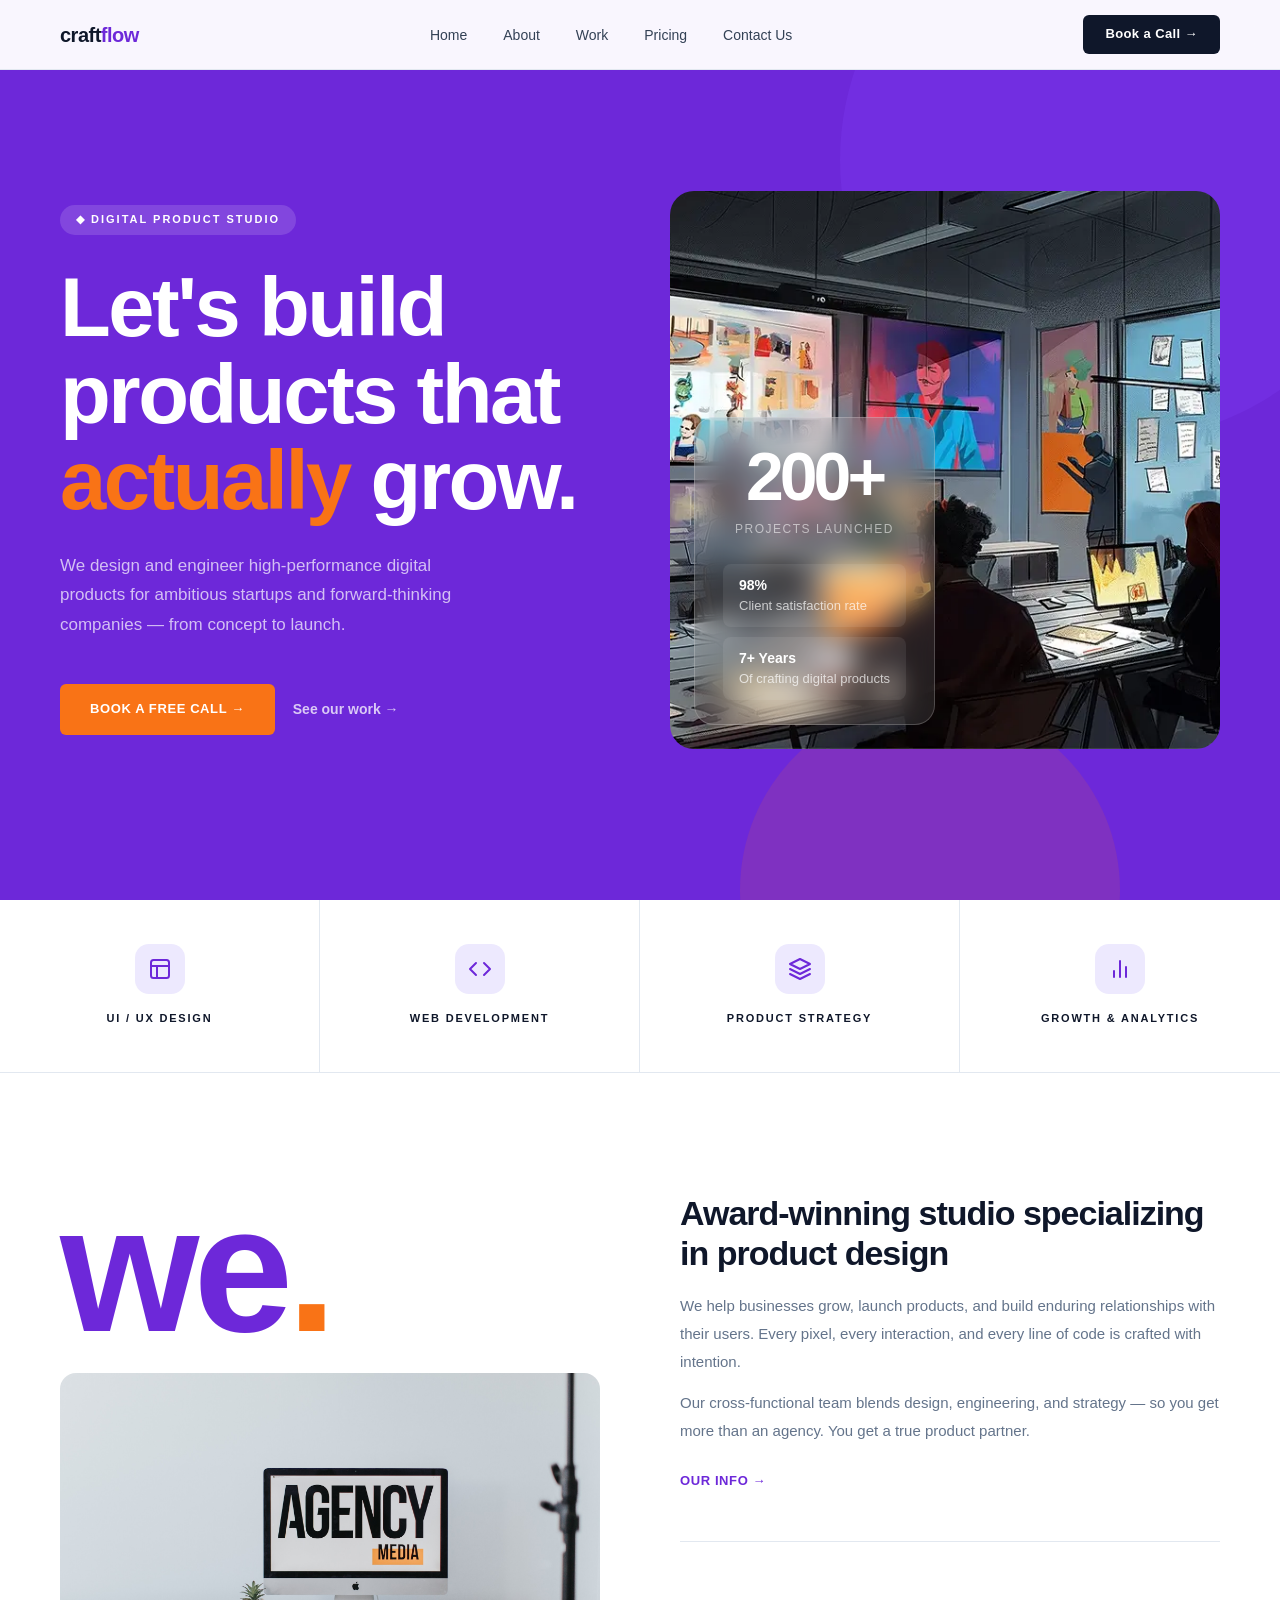
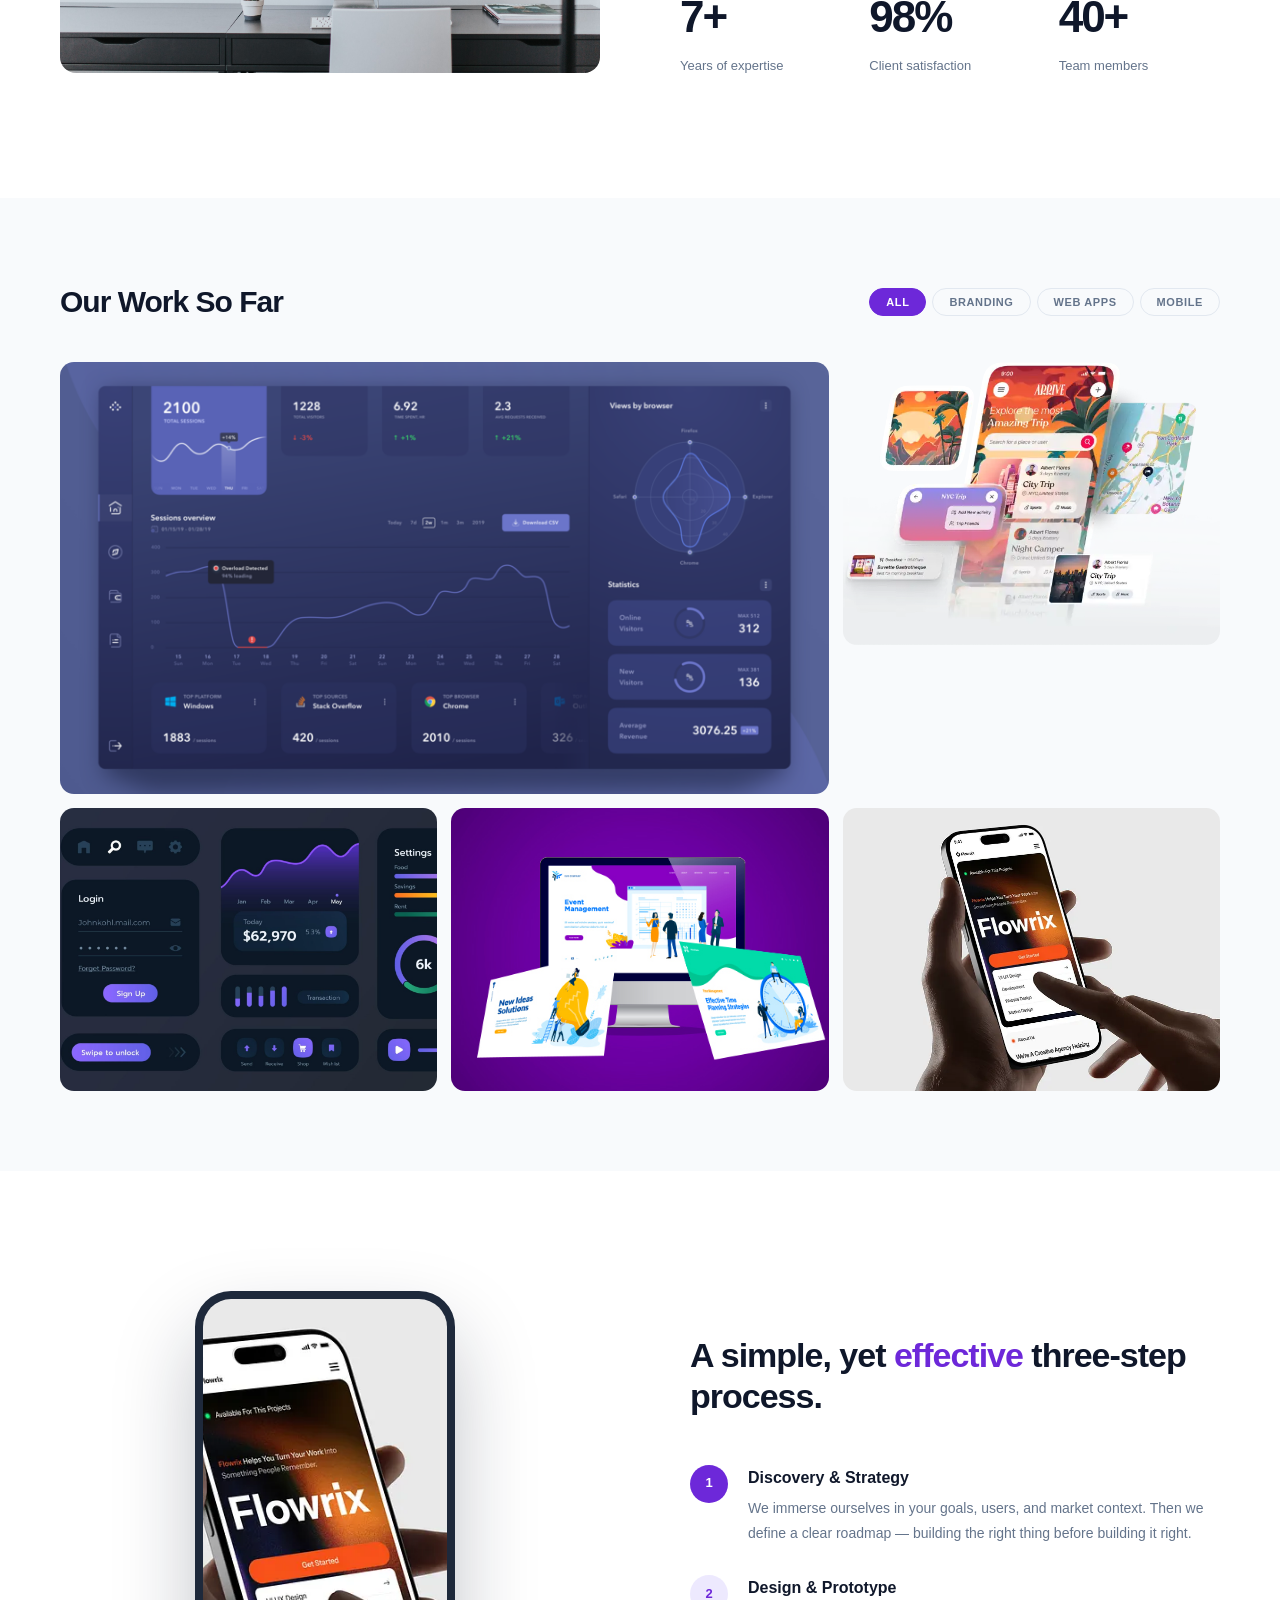
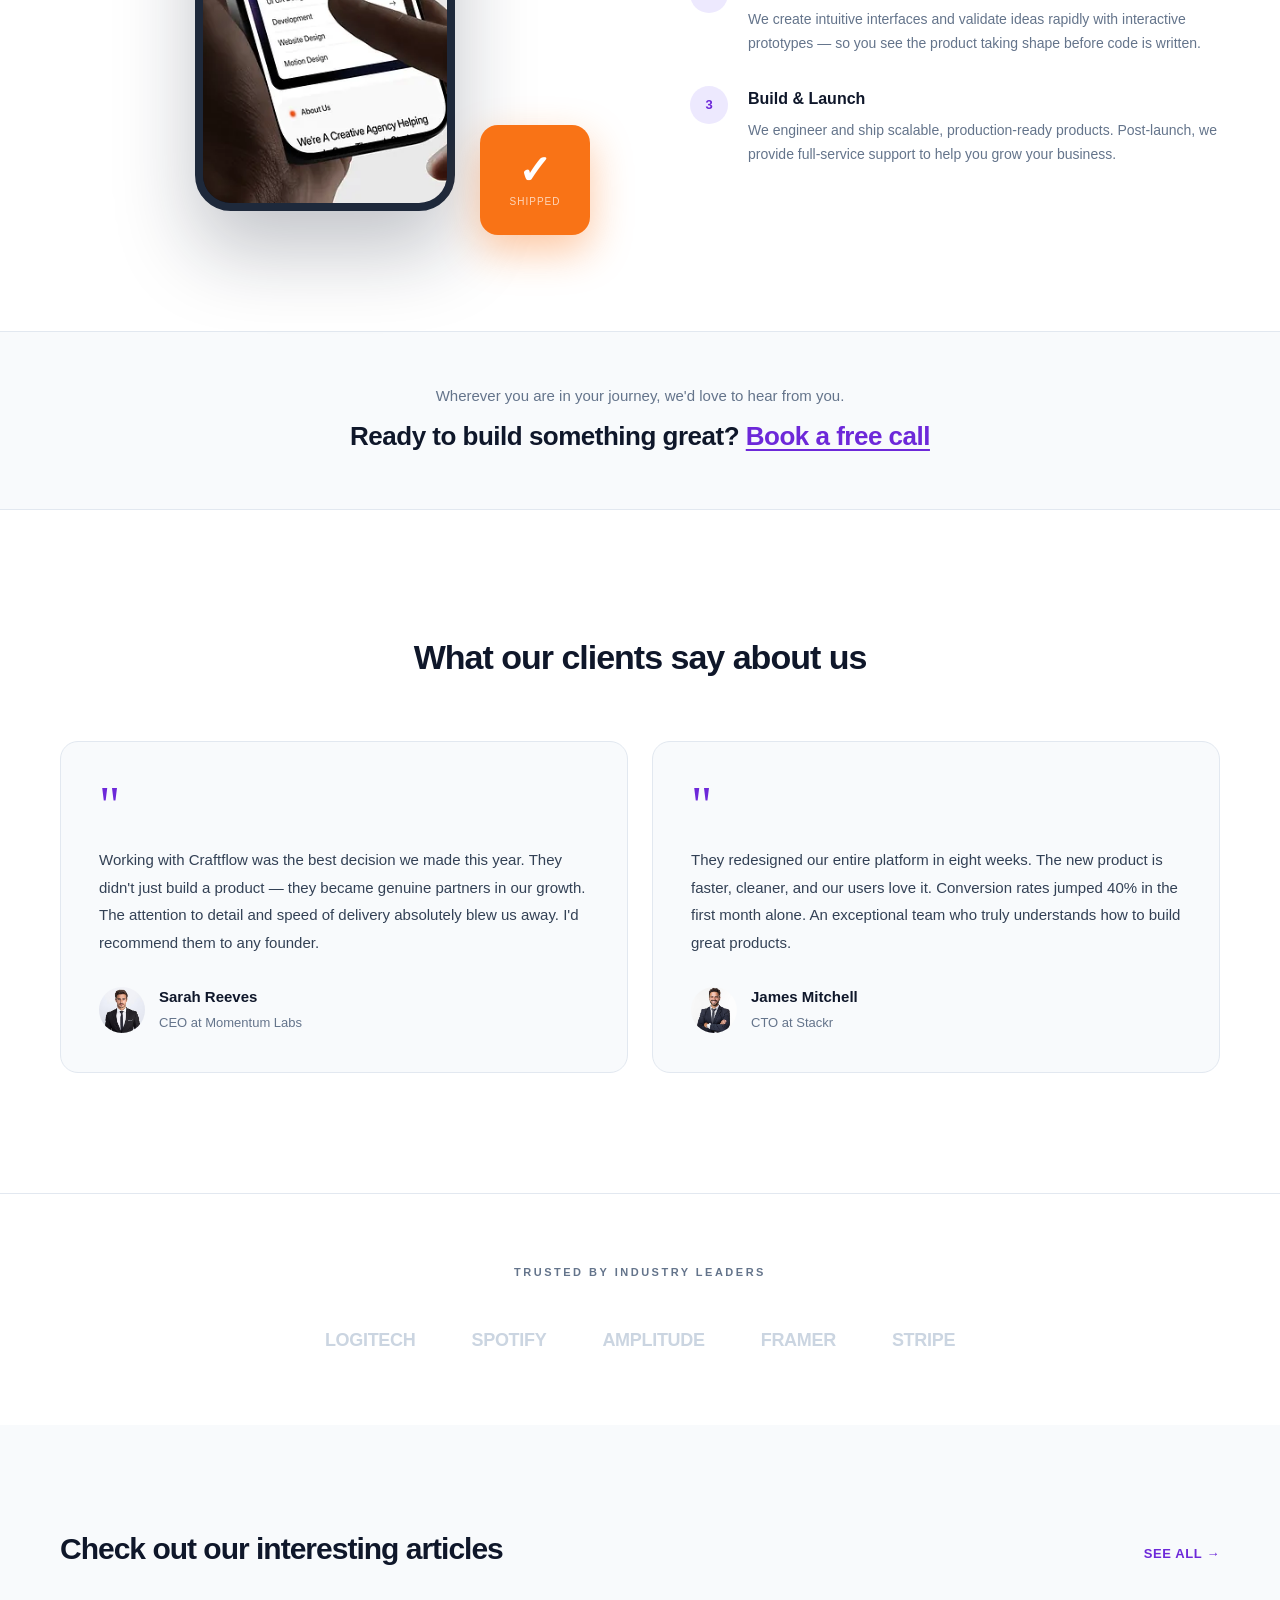
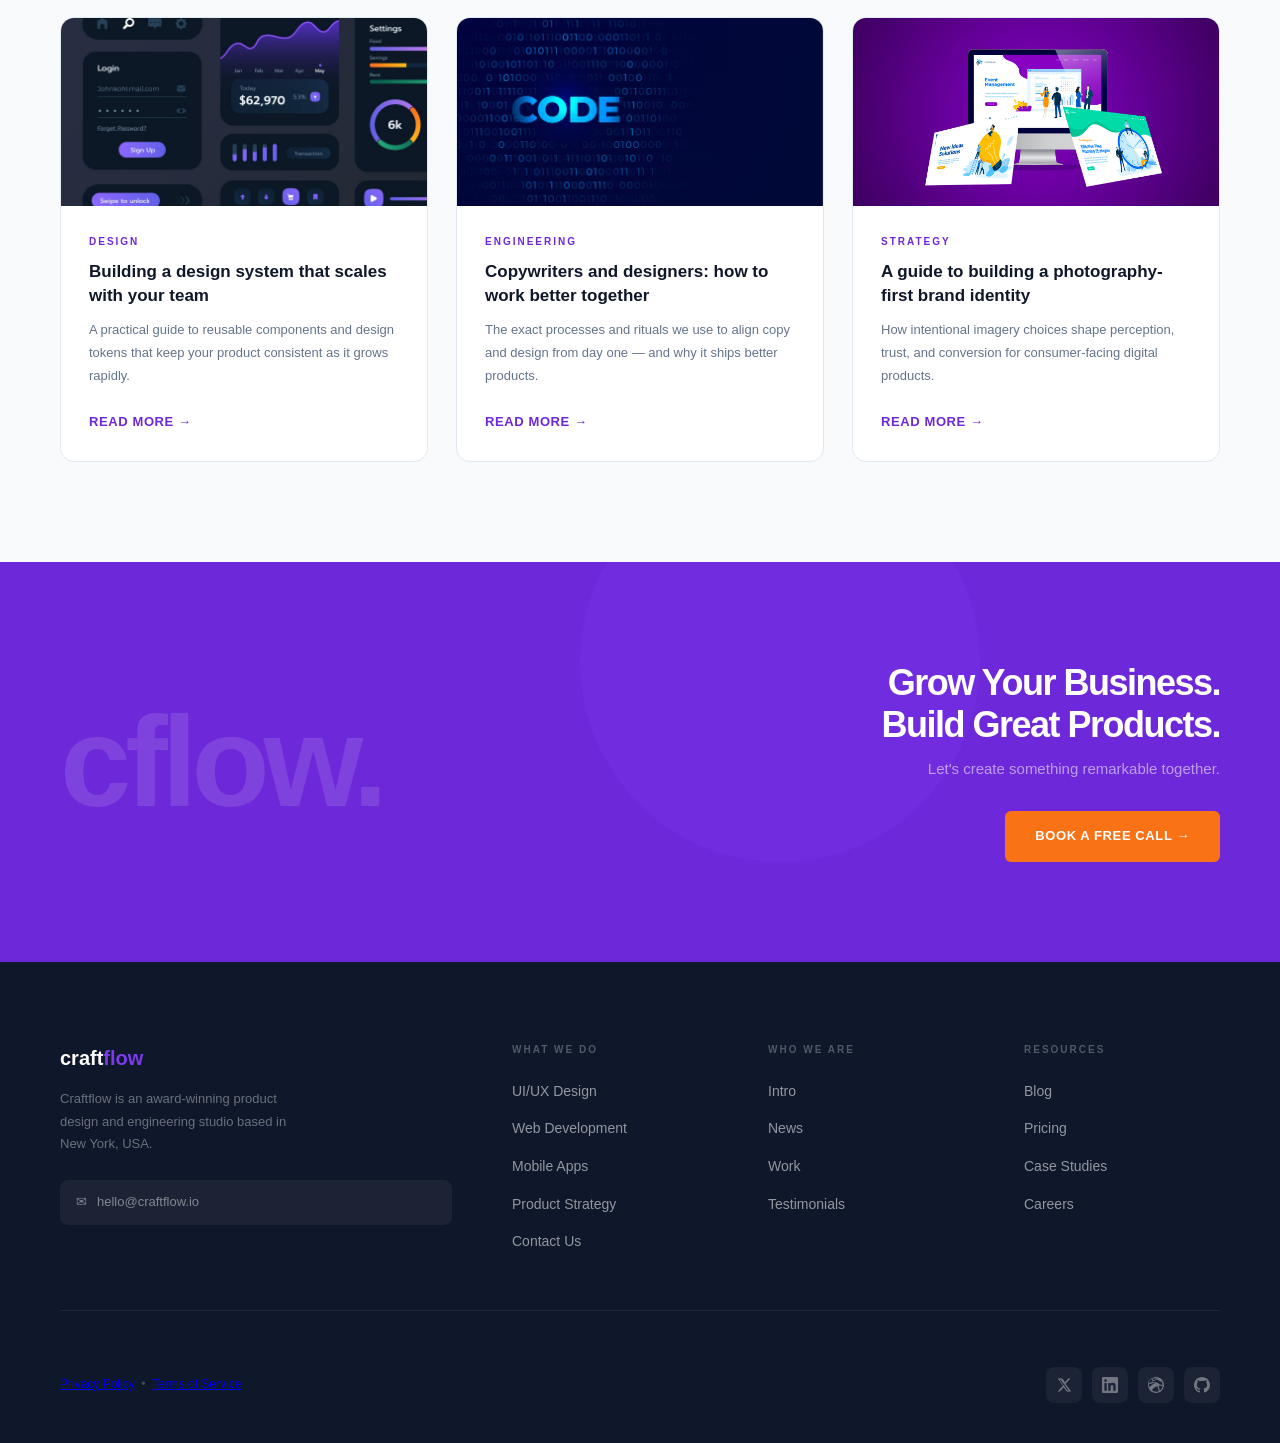
<file: index.html>
<!DOCTYPE html>
<html lang="en">
<head>
  <meta charset="UTF-8">
  <meta name="viewport" content="width=device-width, initial-scale=1.0">
  <title>Craftflow - Digital Product Studio</title>
  <link rel="stylesheet" href="style.css">
</head>
<body>

  <nav>
    <div class="nav-logo">craft<span>flow</span></div>
    <ul class="nav-links">
      <li><a href="index.html" class="active">Home</a></li>
      <li><a href="about.html">About</a></li>
      <li><a href="work.html">Work</a></li>
      <li><a href="pricing.html">Pricing</a></li>
      <li><a href="contact.html">Contact Us</a></li>
    </ul>
    <a href="contact.html" class="nav-cta">Book a Call &rarr;</a>
  </nav>

  <section class="hero">
    <div class="hero-blob-1"></div>
    <div class="hero-blob-2"></div>

    <div class="hero-content">
      <div class="hero-badge">&#9670; Digital Product Studio</div>
      <h1>Let's build<br>products that<br><em>actually</em> grow.</h1>
      <p>We design and engineer high-performance digital products for ambitious startups and forward-thinking companies — from concept to launch.</p>
      <div class="hero-btns">
        <a href="contact.html" class="btn-cta">Book a Free Call &rarr;</a>
        <a href="work.html" class="btn-ghost-white">See our work &rarr;</a>
      </div>
    </div>

    <div class="hero-visual">
      <img src="images/agency2.webp" alt="Craftflow Digital Studio" class="hero-photo">
      <div class="hero-card">
        <div class="hero-card-num">200+</div>
        <div class="hero-card-label">Projects launched</div>
        <div class="hero-card-sub">
          <div class="hero-pill">
            <strong>98%</strong>Client satisfaction rate
          </div>
          <div class="hero-pill">
            <strong>7+ Years</strong>Of crafting digital products
          </div>
        </div>
      </div>
    </div>
  </section>

  <div class="services-bar">
    <div class="service-item">
      <div class="service-icon">
        <svg viewBox="0 0 24 24"><rect x="3" y="3" width="18" height="18" rx="2.5"/><path d="M3 9h18"/><path d="M9 21V9"/></svg>
      </div>
      <h4>UI / UX Design</h4>
    </div>
    <div class="service-item">
      <div class="service-icon">
        <svg viewBox="0 0 24 24"><polyline points="16 18 22 12 16 6"/><polyline points="8 6 2 12 8 18"/></svg>
      </div>
      <h4>Web Development</h4>
    </div>
    <div class="service-item">
      <div class="service-icon">
        <svg viewBox="0 0 24 24"><path d="M12 2L2 7l10 5 10-5-10-5z"/><path d="M2 17l10 5 10-5"/><path d="M2 12l10 5 10-5"/></svg>
      </div>
      <h4>Product Strategy</h4>
    </div>
    <div class="service-item">
      <div class="service-icon">
        <svg viewBox="0 0 24 24"><path d="M18 20V10"/><path d="M12 20V4"/><path d="M6 20v-6"/></svg>
      </div>
      <h4>Growth &amp; Analytics</h4>
    </div>
  </div>

  <section class="about">
    <div class="about-left">
      <div class="about-word">we<span>.</span></div>
      <img src="images/agency.jpg" alt="Craftflow team" class="about-photo">
    </div>
    <div class="about-right">
      <h2>Award-winning studio specializing in product design</h2>
      <p>We help businesses grow, launch products, and build enduring relationships with their users. Every pixel, every interaction, and every line of code is crafted with intention.</p>
      <p>Our cross-functional team blends design, engineering, and strategy — so you get more than an agency. You get a true product partner.</p>
      <a href="about.html" class="link-arrow">Our Info &rarr;</a>
      <div class="about-stats">
        <div>
          <span class="stat-num">7+</span>
          <span class="stat-lbl">Years of expertise</span>
        </div>
        <div>
          <span class="stat-num">98%</span>
          <span class="stat-lbl">Client satisfaction</span>
        </div>
        <div>
          <span class="stat-num">40+</span>
          <span class="stat-lbl">Team members</span>
        </div>
      </div>
    </div>
  </section>

  <section class="work" id="work">
    <div class="section-header">
      <h2 class="section-title">Our Work So Far</h2>
      <div class="filter-tabs">
        <button class="ftab active">All</button>
        <button class="ftab">Branding</button>
        <button class="ftab">Web Apps</button>
        <button class="ftab">Mobile</button>
      </div>
    </div>
    <div class="work-grid">

      <div class="work-item wide">
        <img src="images/dashboard.png" alt="Nova Finance Dashboard" class="work-img">
        <div class="work-overlay">
          <div class="work-meta">
            <h4>Nova Finance Dashboard</h4>
            <span>Web App &bull; Fintech</span>
          </div>
        </div>
      </div>

      <div class="work-item">
        <img src="images/mobileapp.webp" alt="Pulse Health App" class="work-img">
        <div class="work-overlay">
          <div class="work-meta">
            <h4>Pulse Health App</h4>
            <span>Mobile &bull; Healthcare</span>
          </div>
        </div>
      </div>

      <div class="work-item">
        <img src="images/ui.jpg" alt="Drip E-commerce" class="work-img">
        <div class="work-overlay">
          <div class="work-meta">
            <h4>Drip E-commerce</h4>
            <span>Branding &bull; Retail</span>
          </div>
        </div>
      </div>

      <div class="work-item">
        <img src="images/webapp.jpg" alt="GreenPath Platform" class="work-img">
        <div class="work-overlay">
          <div class="work-meta">
            <h4>GreenPath Platform</h4>
            <span>Web App &bull; SaaS</span>
          </div>
        </div>
      </div>

      <div class="work-item">
        <img src="images/mobileapp2.webp" alt="Revel Music Platform" class="work-img">
        <div class="work-overlay">
          <div class="work-meta">
            <h4>Revel Music Platform</h4>
            <span>Mobile &bull; Entertainment</span>
          </div>
        </div>
      </div>

    </div>
  </section>

  <section class="process">
    <div class="process-visual">
      <div class="phone-wrap">
        <div class="phone-screen">
          <img src="images/mobileapp2.webp" alt="" class="phone-img">
        </div>
      </div>
      <div class="process-badge">
        <div class="big">&#10003;</div>
        <div class="sm">Shipped</div>
      </div>
    </div>

    <div class="process-right">
      <h2>A simple, yet <em>effective</em> three&#8209;step process.</h2>
      <div class="steps">
        <div class="step active">
          <div class="step-num">1</div>
          <div class="step-body">
            <h4>Discovery &amp; Strategy</h4>
            <p>We immerse ourselves in your goals, users, and market context. Then we define a clear roadmap — building the right thing before building it right.</p>
          </div>
        </div>
        <div class="step">
          <div class="step-num">2</div>
          <div class="step-body">
            <h4>Design &amp; Prototype</h4>
            <p>We create intuitive interfaces and validate ideas rapidly with interactive prototypes — so you see the product taking shape before code is written.</p>
          </div>
        </div>
        <div class="step">
          <div class="step-num">3</div>
          <div class="step-body">
            <h4>Build &amp; Launch</h4>
            <p>We engineer and ship scalable, production-ready products. Post-launch, we provide full-service support to help you grow your business.</p>
          </div>
        </div>
      </div>
    </div>
  </section>

  <div class="cta-strip">
    <p>Wherever you are in your journey, we'd love to hear from you.</p>
    <h3>Ready to build something great? <a href="contact.html">Book a free call</a></h3>
  </div>

  <section class="testimonials">
    <h2>What our clients say about us</h2>
    <div class="testi-grid">
      <div class="testi-card">
        <div class="quote-mark">"</div>
        <p class="testi-text">Working with Craftflow was the best decision we made this year. They didn't just build a product — they became genuine partners in our growth. The attention to detail and speed of delivery absolutely blew us away. I'd recommend them to any founder.</p>
        <div class="testi-author">
          <img src="images/user1.jpg" alt="Sarah Reeves" class="avatar">
          <div>
            <span class="author-name">Sarah Reeves</span>
            <span class="author-role">CEO at Momentum Labs</span>
          </div>
        </div>
      </div>
      <div class="testi-card">
        <div class="quote-mark">"</div>
        <p class="testi-text">They redesigned our entire platform in eight weeks. The new product is faster, cleaner, and our users love it. Conversion rates jumped 40% in the first month alone. An exceptional team who truly understands how to build great products.</p>
        <div class="testi-author">
          <img src="images/user2.jpg" alt="James Mitchell" class="avatar">
          <div>
            <span class="author-name">James Mitchell</span>
            <span class="author-role">CTO at Stackr</span>
          </div>
        </div>
      </div>
    </div>
  </section>

  <!-- ── PARTNERS ── -->
  <section class="partners">
    <div class="partners-label">Trusted by industry leaders</div>
    <div class="partners-row">
      <div class="partner">Logitech</div>
      <div class="partner">Spotify</div>
      <div class="partner">Amplitude</div>
      <div class="partner">Framer</div>
      <div class="partner">Stripe</div>
    </div>
  </section>

  <section class="blog">
    <div class="section-header">
      <h2 class="section-title">Check out our interesting articles</h2>
      <a href="#" class="link-arrow">See All &rarr;</a>
    </div>
    <div class="blog-grid">
      <div class="blog-card">
        <div class="blog-thumb">
          <img src="images/ui.jpg" alt="Design article">
        </div>
        <div class="blog-body">
          <span class="blog-cat">Design</span>
          <h3 class="blog-title">Building a design system that scales with your team</h3>
          <p class="blog-excerpt">A practical guide to reusable components and design tokens that keep your product consistent as it grows rapidly.</p>
          <a href="#" class="link-arrow">Read More &rarr;</a>
        </div>
      </div>
      <div class="blog-card">
        <div class="blog-thumb">
          <img src="images/code.png" alt="Engineering article">
        </div>
        <div class="blog-body">
          <span class="blog-cat">Engineering</span>
          <h3 class="blog-title">Copywriters and designers: how to work better together</h3>
          <p class="blog-excerpt">The exact processes and rituals we use to align copy and design from day one — and why it ships better products.</p>
          <a href="#" class="link-arrow">Read More &rarr;</a>
        </div>
      </div>
      <div class="blog-card">
        <div class="blog-thumb">
          <img src="images/webapp.jpg" alt="Strategy article">
        </div>
        <div class="blog-body">
          <span class="blog-cat">Strategy</span>
          <h3 class="blog-title">A guide to building a photography-first brand identity</h3>
          <p class="blog-excerpt">How intentional imagery choices shape perception, trust, and conversion for consumer-facing digital products.</p>
          <a href="#" class="link-arrow">Read More &rarr;</a>
        </div>
      </div>
    </div>
  </section>

  <div class="pre-footer">
    <div class="pf-brand">cflow.</div>
    <div class="pf-right">
      <h3>Grow Your Business.<br>Build Great Products.</h3>
      <p>Let's create something remarkable together.</p>
      <a href="contact.html" class="btn-cta">Book a free call &rarr;</a>
    </div>
  </div>

  <footer>
    <div class="footer-top">
      <div>
        <div class="footer-brand-name">craft<span>flow</span></div>
        <p class="footer-desc">Craftflow is an award-winning product design and engineering studio based in New York, USA.</p>
        <div class="footer-email-row">
          <span>&#9993;</span>
          <span>hello@craftflow.io</span>
        </div>
      </div>

      <div class="footer-col">
        <h5>What We Do</h5>
        <ul>
          <li><a href="#">UI/UX Design</a></li>
          <li><a href="#">Web Development</a></li>
          <li><a href="#">Mobile Apps</a></li>
          <li><a href="#">Product Strategy</a></li>
          <li><a href="contact.html">Contact Us</a></li>
        </ul>
      </div>

      <div class="footer-col">
        <h5>Who We Are</h5>
        <ul>
          <li><a href="about.html">Intro</a></li>
          <li><a href="#">News</a></li>
          <li><a href="work.html">Work</a></li>
          <li><a href="#">Testimonials</a></li>
        </ul>
      </div>

      <div class="footer-col">
        <h5>Resources</h5>
        <ul>
          <li><a href="#">Blog</a></li>
          <li><a href="pricing.html">Pricing</a></li>
          <li><a href="#">Case Studies</a></li>
          <li><a href="#">Careers</a></li>
        </ul>
      </div>
    </div>

    <div class="footer-bottom">
      <p>
        <a href="#">Privacy Policy</a> &nbsp;&bull;&nbsp; 
        <a href="#">Terms of Service</a>
      </p>
      <div class="socials">
        <a href="https://twitter.com" target="_blank" rel="noopener" class="social" aria-label="Twitter">
          <svg viewBox="0 0 24 24" fill="currentColor"><path d="M18.244 2.25h3.308l-7.227 8.26 8.502 11.24H16.17l-4.714-6.231-5.401 6.231H2.741l7.731-8.851-8.164-10.649h7.077l4.253 5.627 4.607-5.627zm-1.161 17.52h1.833L7.084 4.126H5.117z"/></svg>
        </a>
        <a href="https://linkedin.com" target="_blank" rel="noopener" class="social" aria-label="LinkedIn">
          <svg viewBox="0 0 24 24" fill="currentColor"><path d="M20.447 20.452h-3.554v-5.569c0-1.328-.027-3.037-1.852-3.037-1.853 0-2.136 1.445-2.136 2.939v5.667H9.351V9h3.414v1.561h.046c.477-.9 1.637-1.85 3.37-1.85 3.601 0 4.267 2.37 4.267 5.455v6.286zM5.337 7.433a2.062 2.062 0 01-2.063-2.065 2.064 2.064 0 112.063 2.065zm1.782 13.019H3.555V9h3.564v11.452zM22.225 0H1.771C.792 0 0 .774 0 1.729v20.542C0 23.227.792 24 1.771 24h20.451C23.2 24 24 23.227 24 22.271V1.729C24 .774 23.2 0 22.222 0h.003z"/></svg>
        </a>
        <a href="https://dribbble.com" target="_blank" rel="noopener" class="social" aria-label="Dribbble">
          <svg viewBox="0 0 24 24" fill="currentColor"><path d="M12 24C5.385 24 0 18.615 0 12S5.385 0 12 0s12 5.385 12 12-5.385 12-12 12zm10.12-10.358c-.35-.11-3.17-.953-6.384-.438 1.34 3.684 1.887 6.684 1.992 7.308 2.3-1.555 3.936-4.02 4.395-6.87zm-6.115 7.808c-.153-.9-.75-4.032-2.19-7.77l-.066.02c-5.79 2.015-7.86 6.025-8.048 6.36 1.73 1.35 3.92 2.164 6.298 2.164 1.335 0 2.61-.285 3.767-.775l.24-.01zm-14.33-4.923c.26-.43 3.257-5.285 8.59-6.973.092-.03.182-.063.274-.094a23.36 23.36 0 00-.5-1.004C5.727 9.998 1.715 10.018 1.318 10.024c-.024.268-.034.538-.034.81 0 2.43.89 4.657 2.358 6.37l.03-.047zm-2.168-7.71c.405.005 3.957-.02 8.088-1.81a45.299 45.299 0 00-3.26-4.7 10.127 10.127 0 00-4.828 6.51zm6.048-7.727c.18.24 1.856 2.484 3.288 4.77 3.13-1.173 4.46-2.955 4.62-3.18A9.956 9.956 0 0012 1.96c-1.08 0-2.11.2-3.065.56zm5.928 1.706c-.19.27-1.643 2.195-4.895 3.54.21.43.4.87.574 1.316.065.16.127.32.187.48 3.39-.426 6.745.257 7.085.33A9.981 9.981 0 0021.743 12c0-1.57-.36-3.06-1-4.378l-.025-.027z"/></svg>
        </a>
        <a href="https://github.com" target="_blank" rel="noopener" class="social" aria-label="GitHub">
          <svg viewBox="0 0 24 24" fill="currentColor"><path d="M12 0C5.374 0 0 5.373 0 12c0 5.302 3.438 9.8 8.207 11.387.599.111.793-.261.793-.577v-2.234c-3.338.726-4.033-1.416-4.033-1.416-.546-1.387-1.333-1.756-1.333-1.756-1.089-.745.083-.729.083-.729 1.205.084 1.839 1.237 1.839 1.237 1.07 1.834 2.807 1.304 3.492.997.107-.775.418-1.305.762-1.604-2.665-.305-5.467-1.334-5.467-5.931 0-1.311.469-2.381 1.236-3.221-.124-.303-.535-1.524.117-3.176 0 0 1.008-.322 3.301 1.23A11.509 11.509 0 0112 5.803c1.02.005 2.047.138 3.006.404 2.291-1.552 3.297-1.23 3.297-1.23.653 1.653.242 2.874.118 3.176.77.84 1.235 1.911 1.235 3.221 0 4.609-2.807 5.624-5.479 5.921.43.372.823 1.102.823 2.222v3.293c0 .319.192.694.801.576C20.566 21.797 24 17.3 24 12c0-6.627-5.373-12-12-12z"/></svg>
        </a>
      </div>
    </div>
  </footer>

</body>
</html>
</file>
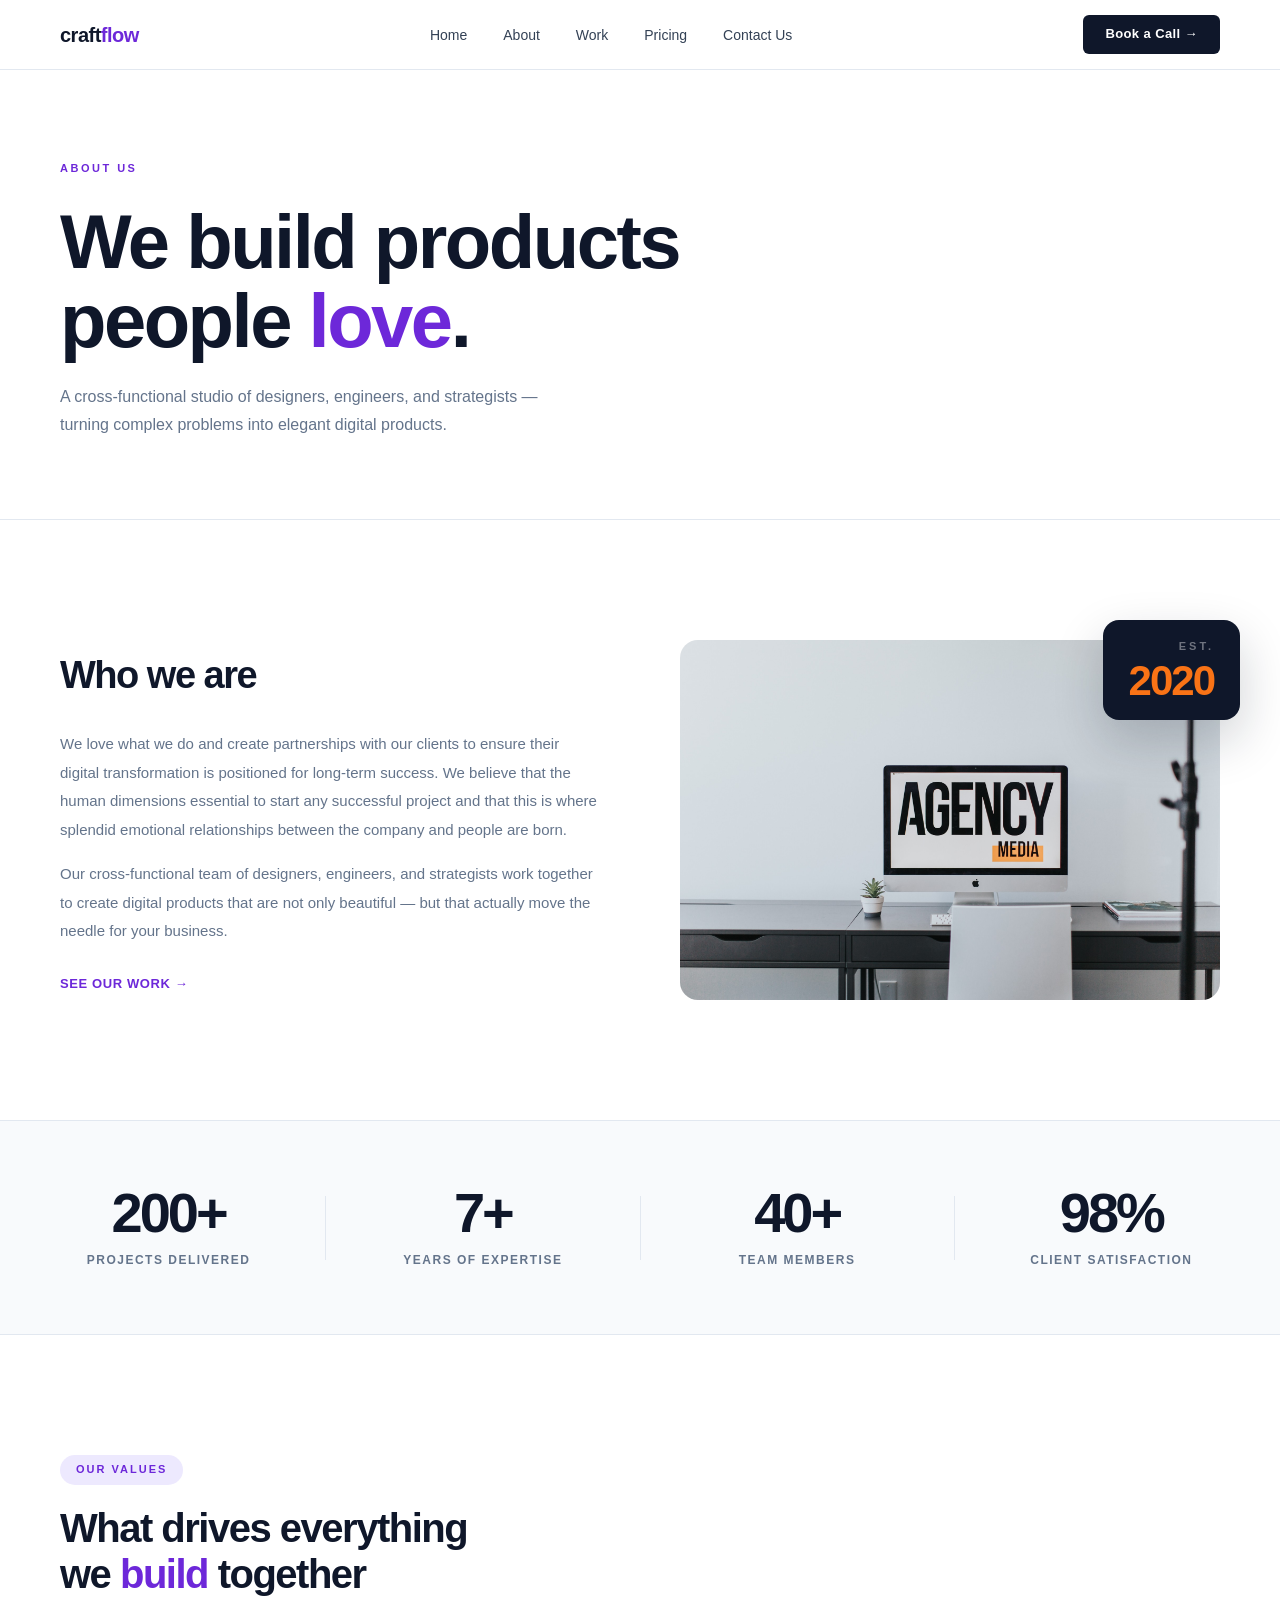
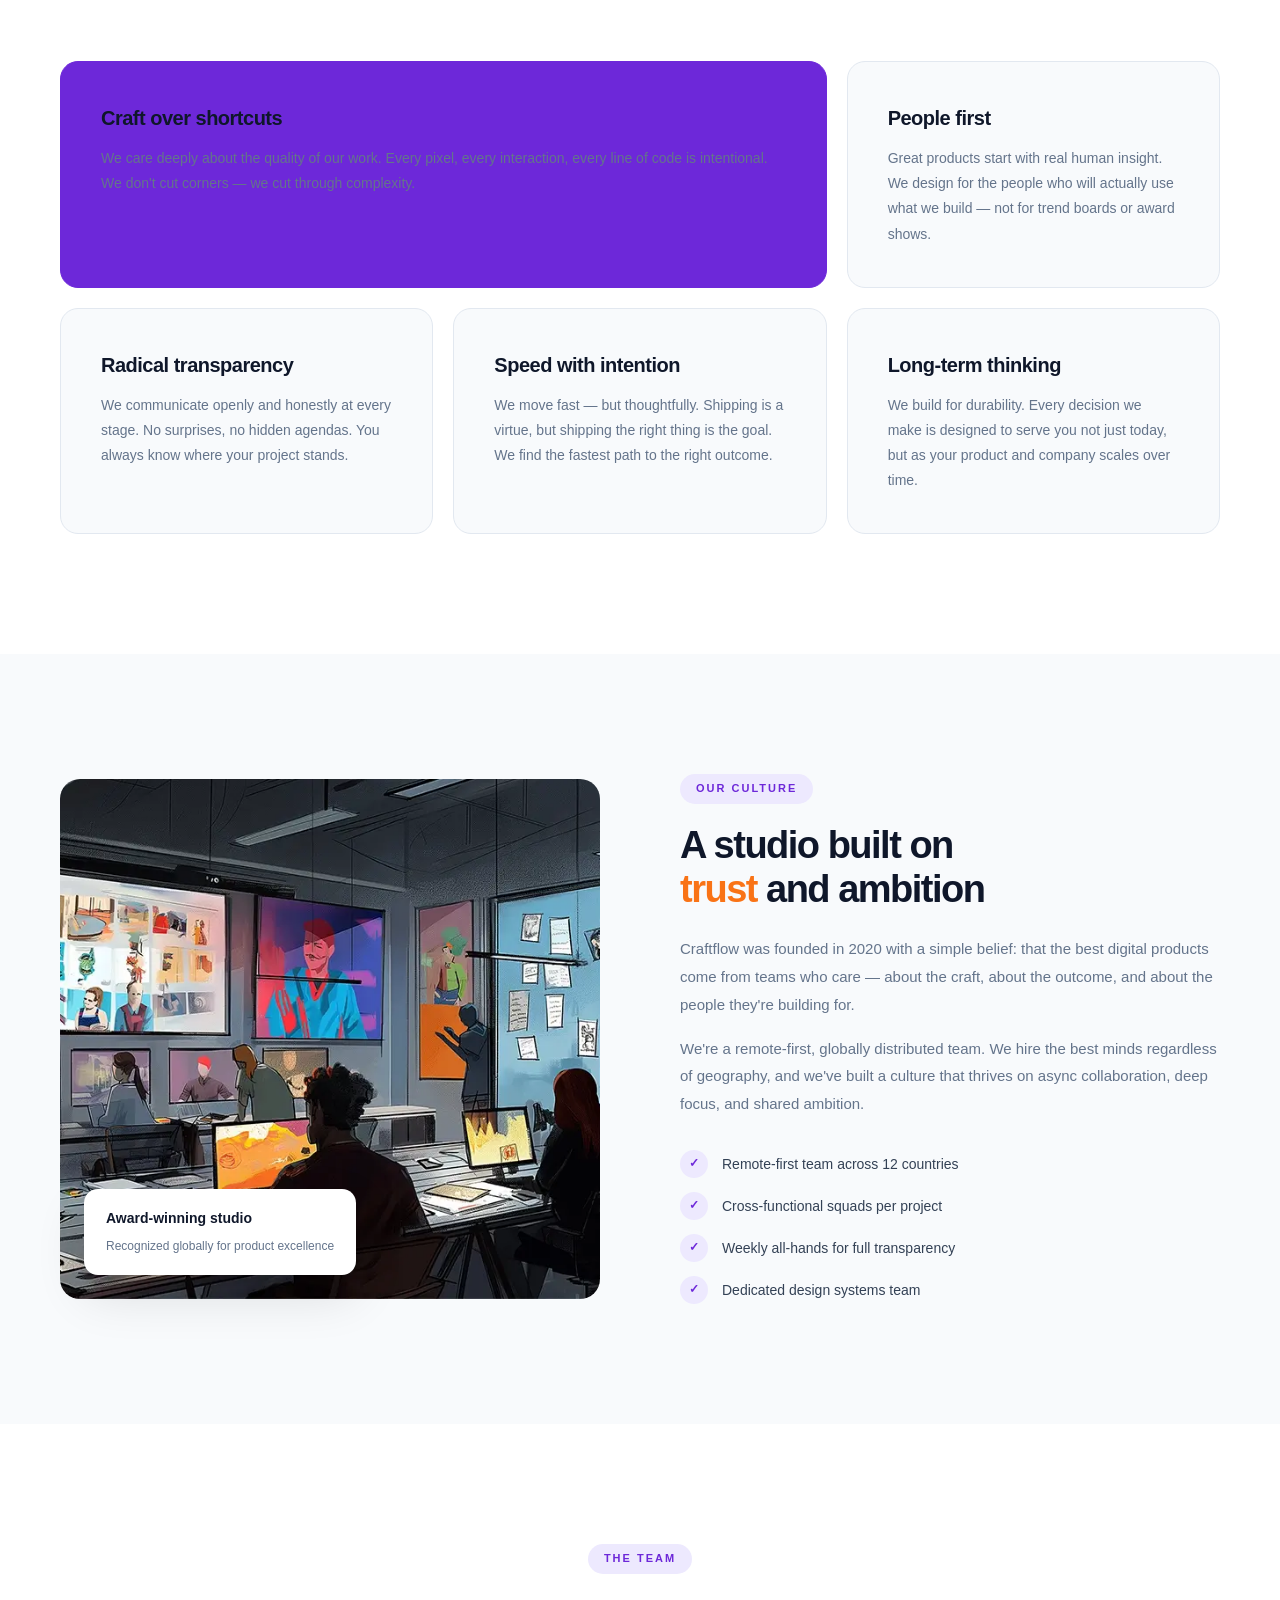
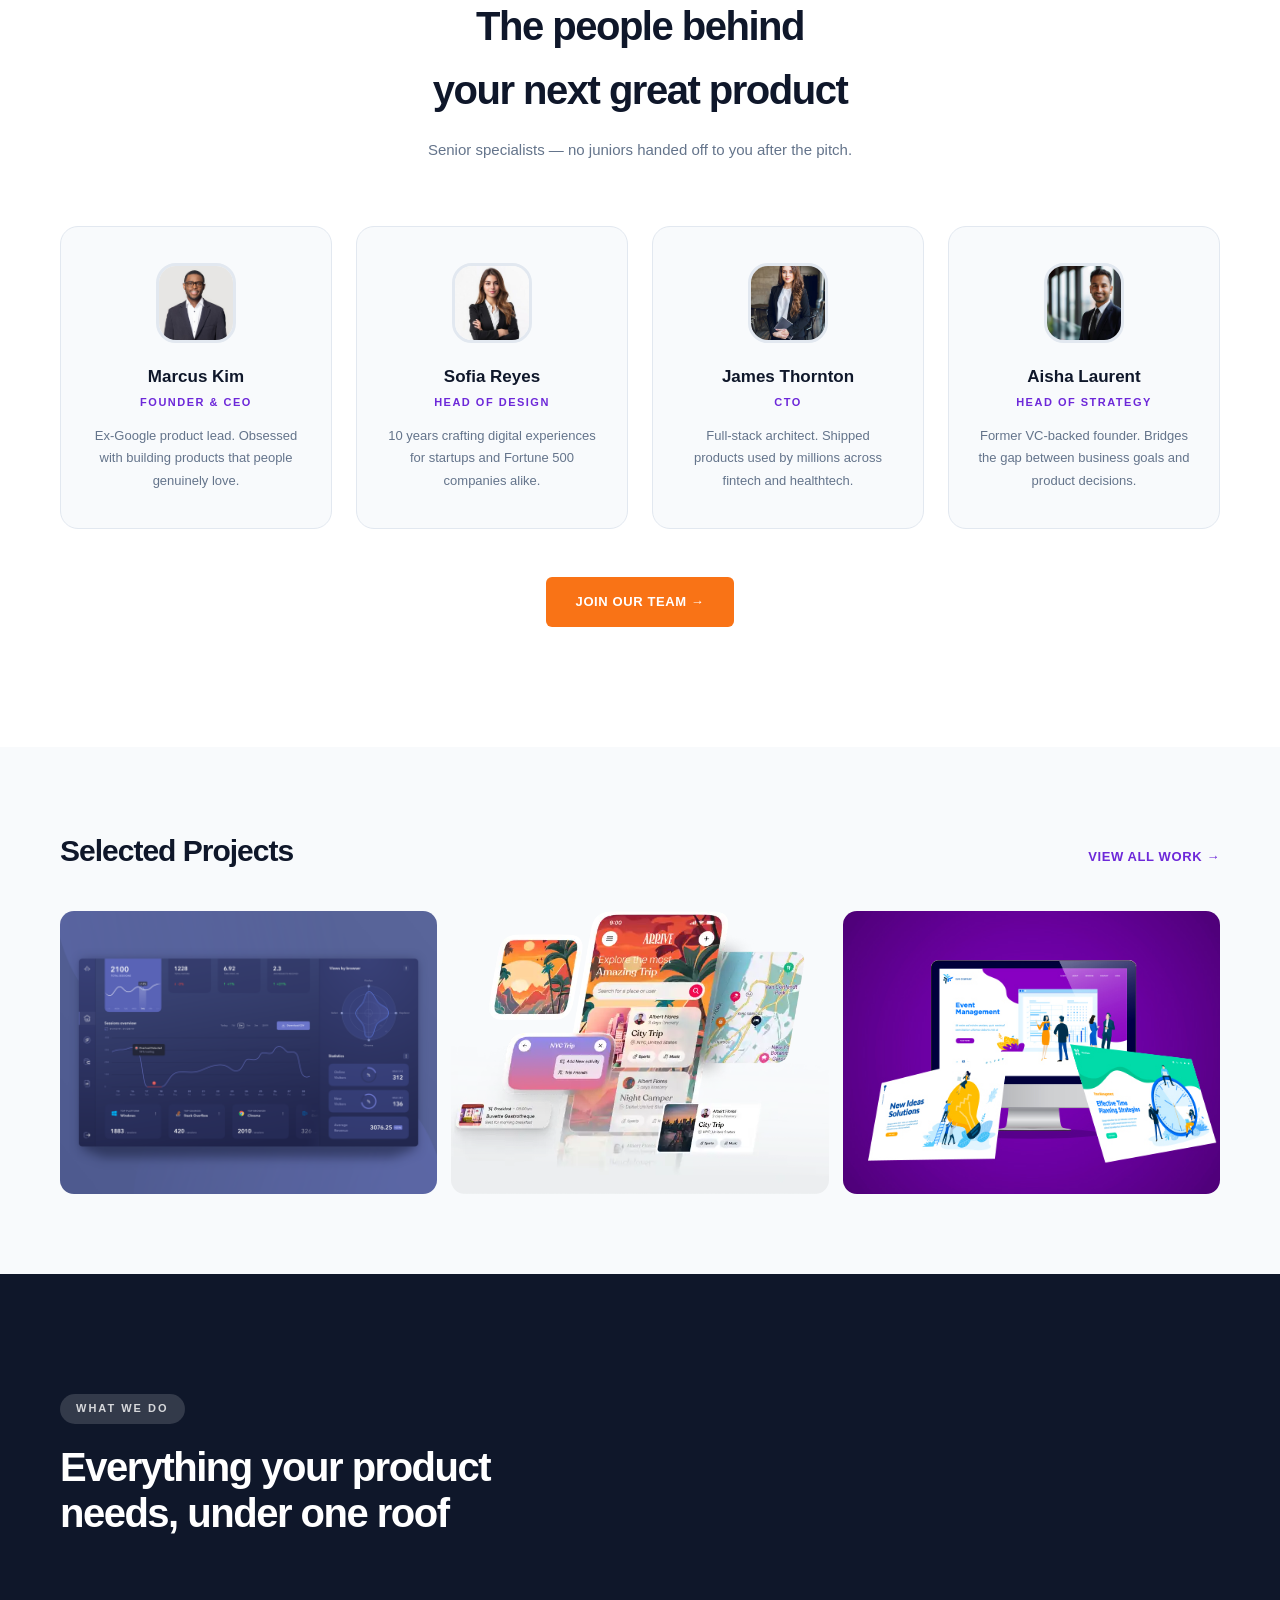
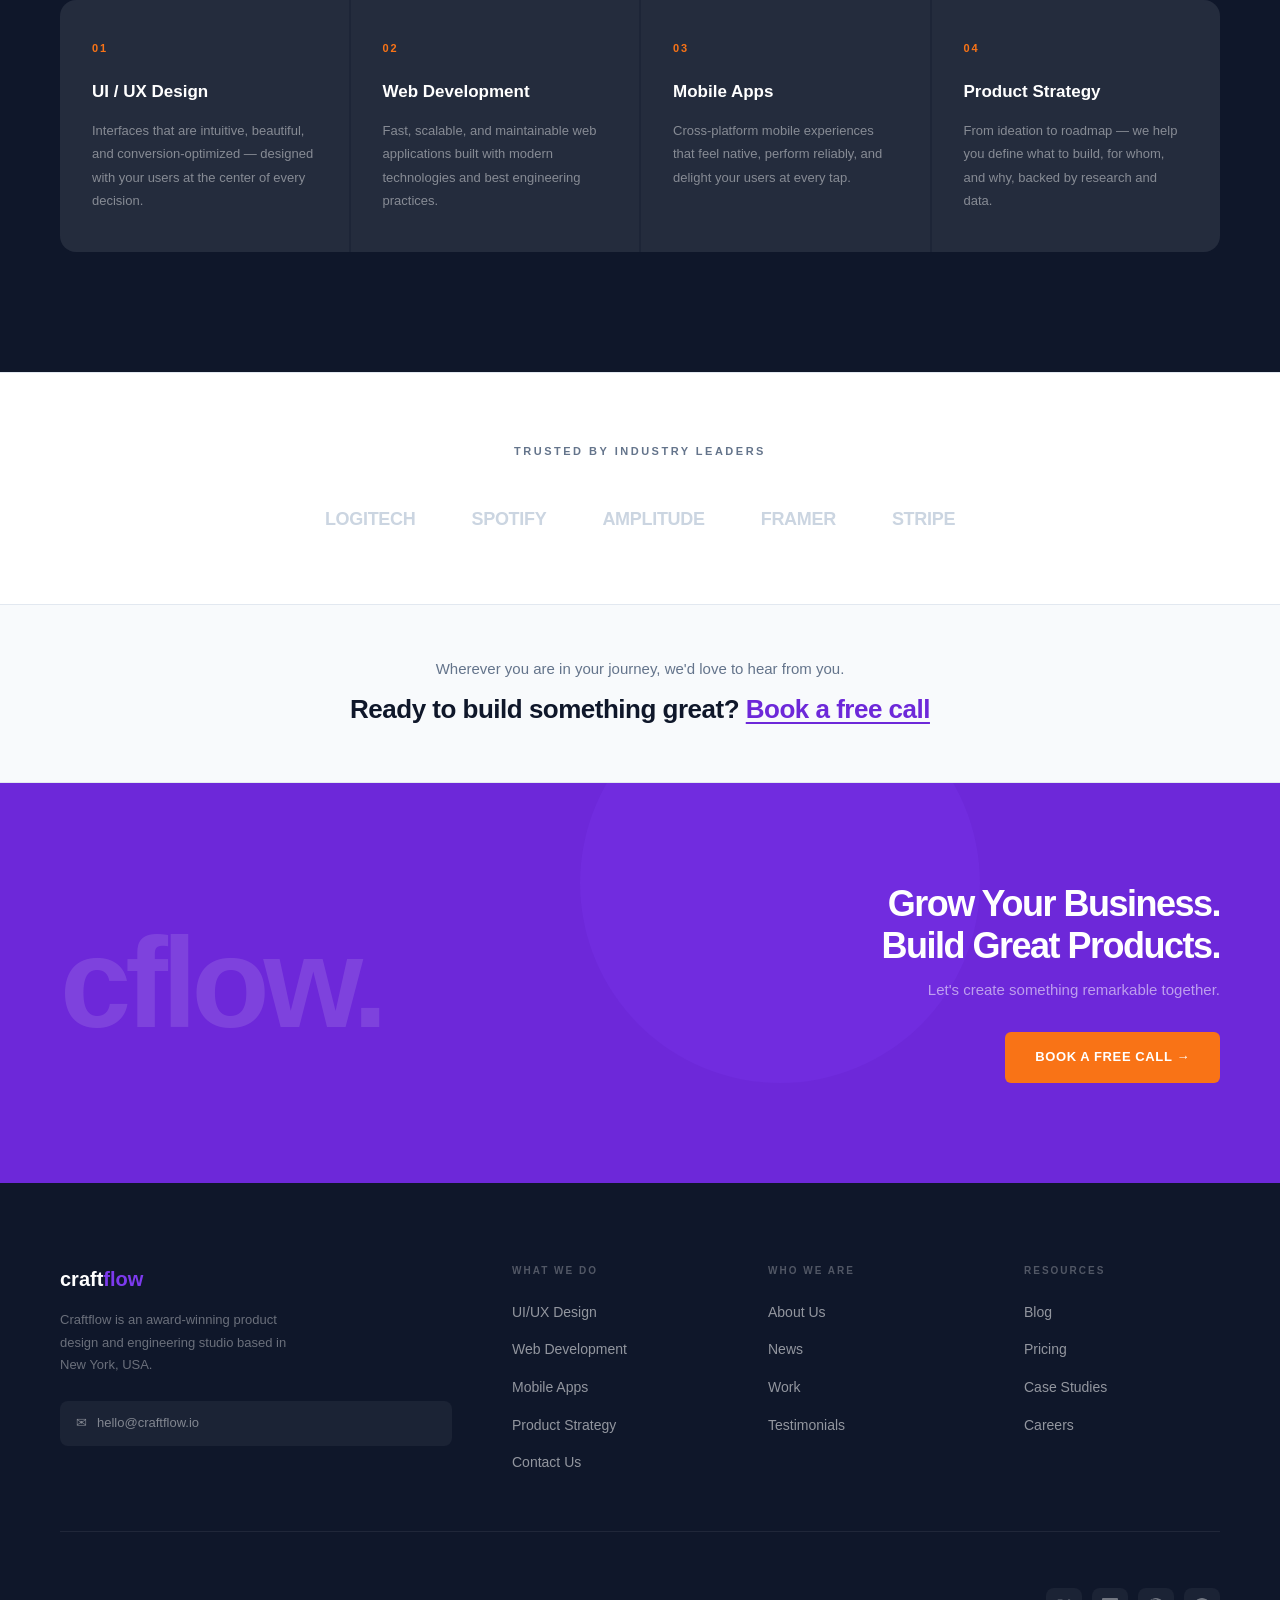
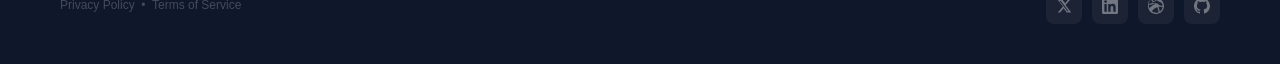
<file: about.html>
<!DOCTYPE html>
<html lang="en">
<head>
  <meta charset="UTF-8">
  <meta name="viewport" content="width=device-width, initial-scale=1.0">
  <title>About - Craftflow Digital Product Studio</title>
  <link rel="stylesheet" href="style.css">
  <link rel="stylesheet" href="about.css">
</head>
<body>

  <nav>
    <div class="nav-logo">craft<span>flow</span></div>
    <ul class="nav-links">
      <li><a href="index.html">Home</a></li>
      <li><a href="about.html">About</a></li>
      <li><a href="work.html">Work</a></li>
      <li><a href="pricing.html">Pricing</a></li>
      <li><a href="contact.html">Contact Us</a></li>
    </ul>
    <a href="#" class="nav-cta">Book a Call &rarr;</a>
  </nav>

  <!-- ── ABOUT HERO ── -->
  <section class="ab-hero">
    <div class="ab-hero-inner">
      <span class="ab-hero-label">About Us</span>
      <h1>We build products<br>people <em>love</em>.</h1>
      <p>A cross-functional studio of designers, engineers, and strategists — turning complex problems into elegant digital products.</p>
    </div>
  </section>

  <!-- ── WHO WE ARE ── -->
  <section class="ab-who">
    <div class="ab-who-left">
      <h2>Who we are</h2>
      <p>We love what we do and create partnerships with our clients to ensure their digital transformation is positioned for long-term success. We believe that the human dimensions essential to start any successful project and that this is where splendid emotional relationships between the company and people are born.</p>
      <p>Our cross-functional team of designers, engineers, and strategists work together to create digital products that are not only beautiful — but that actually move the needle for your business.</p>
      <a href="#" class="link-arrow">See our work &rarr;</a>
    </div>
    <div class="ab-who-right">
      <div class="ab-est-badge">
        <span class="ab-est-label">EST.</span>
        <span class="ab-est-year">2020</span>
      </div>
      <img src="images/agency.jpg" alt="Craftflow studio" class="ab-who-photo">
    </div>
  </section>

  <!-- ── STATS BAR ── -->
  <div class="ab-stats-bar">
    <div class="ab-stat">
      <span class="ab-stat-num">200+</span>
      <span class="ab-stat-lbl">Projects Delivered</span>
    </div>
    <div class="ab-stat-divider"></div>
    <div class="ab-stat">
      <span class="ab-stat-num">7+</span>
      <span class="ab-stat-lbl">Years of Expertise</span>
    </div>
    <div class="ab-stat-divider"></div>
    <div class="ab-stat">
      <span class="ab-stat-num">40+</span>
      <span class="ab-stat-lbl">Team Members</span>
    </div>
    <div class="ab-stat-divider"></div>
    <div class="ab-stat">
      <span class="ab-stat-num">98%</span>
      <span class="ab-stat-lbl">Client Satisfaction</span>
    </div>
  </div>

  <!-- ── OUR VALUES ── -->
  <section class="ab-values">
    <div class="ab-values-header">
      <div class="ab-tag">Our Values</div>
      <h2>What drives everything<br>we <em>build</em> together</h2>
    </div>
    <div class="ab-values-grid">
      <div class="ab-value-card ab-value-featured">
      
        <h3>Craft over shortcuts</h3>
        <p>We care deeply about the quality of our work. Every pixel, every interaction, every line of code is intentional. We don't cut corners — we cut through complexity.</p>
      </div>
      <div class="ab-value-card">
       
        <h3>People first</h3>
        <p>Great products start with real human insight. We design for the people who will actually use what we build — not for trend boards or award shows.</p>
      </div>
      <div class="ab-value-card">

        <h3>Radical transparency</h3>
        <p>We communicate openly and honestly at every stage. No surprises, no hidden agendas. You always know where your project stands.</p>
      </div>
      <div class="ab-value-card">
    
        <h3>Speed with intention</h3>
        <p>We move fast — but thoughtfully. Shipping is a virtue, but shipping the right thing is the goal. We find the fastest path to the right outcome.</p>
      </div>
      <div class="ab-value-card">
       
        <h3>Long-term thinking</h3>
        <p>We build for durability. Every decision we make is designed to serve you not just today, but as your product and company scales over time.</p>
      </div>
    </div>
  </section>

  <!-- ── CULTURE SPLIT ── -->
  <section class="ab-culture">
    <div class="ab-culture-photo-wrap">
      <img src="images/agency2.webp" alt="Craftflow team at work" class="ab-culture-photo">
      <div class="ab-culture-float-card">
        
        <div class="ab-culture-float-text">
          <strong>Award-winning studio</strong>
          <span>Recognized globally for product excellence</span>
        </div>
      </div>
    </div>
    <div class="ab-culture-right">
      <div class="ab-tag">Our Culture</div>
      <h2>A studio built on<br><em>trust</em> and ambition</h2>
      <p>Craftflow was founded in 2020 with a simple belief: that the best digital products come from teams who care — about the craft, about the outcome, and about the people they're building for.</p>
      <p>We're a remote-first, globally distributed team. We hire the best minds regardless of geography, and we've built a culture that thrives on async collaboration, deep focus, and shared ambition.</p>
      <div class="ab-culture-list">
        <div class="ab-culture-item">
          <span class="ab-check">&#10003;</span>
          <span>Remote-first team across 12 countries</span>
        </div>
        <div class="ab-culture-item">
          <span class="ab-check">&#10003;</span>
          <span>Cross-functional squads per project</span>
        </div>
        <div class="ab-culture-item">
          <span class="ab-check">&#10003;</span>
          <span>Weekly all-hands for full transparency</span>
        </div>
        <div class="ab-culture-item">
          <span class="ab-check">&#10003;</span>
          <span>Dedicated design systems team</span>
        </div>
      </div>
    </div>
  </section>

  <!-- ── TEAM ── -->
  <section class="ab-team">
    <div class="ab-team-header">
      <div class="ab-tag">The Team</div>
      <h2>The people behind<br>your next great product</h2>
      <p>Senior specialists — no juniors handed off to you after the pitch.</p>
    </div>
    <div class="ab-team-grid">
      <div class="ab-team-card">
        <img src="images/team1.jpg" alt="Marcus Kim" class="ab-team-avatar">
        <h4>Marcus Kim</h4>
        <span class="ab-team-role">Founder &amp; CEO</span>
        <p class="ab-team-bio">Ex-Google product lead. Obsessed with building products that people genuinely love.</p>
      </div>
      <div class="ab-team-card">
        <img src="images/team2.jpg" alt="Sofia Reyes" class="ab-team-avatar">
        <h4>Sofia Reyes</h4>
        <span class="ab-team-role">Head of Design</span>
        <p class="ab-team-bio">10 years crafting digital experiences for startups and Fortune 500 companies alike.</p>
      </div>
      <div class="ab-team-card">
        <img src="images/team3.jpg" alt="James Thornton" class="ab-team-avatar">
        <h4>James Thornton</h4>
        <span class="ab-team-role">CTO</span>
        <p class="ab-team-bio">Full-stack architect. Shipped products used by millions across fintech and healthtech.</p>
      </div>
      <div class="ab-team-card">
        <img src="images/team4.jpg" alt="Aisha Laurent" class="ab-team-avatar">
        <h4>Aisha Laurent</h4>
        <span class="ab-team-role">Head of Strategy</span>
        <p class="ab-team-bio">Former VC-backed founder. Bridges the gap between business goals and product decisions.</p>
      </div>
    </div>
    <a href="#" class="btn-cta" style="margin-top: 48px; display: inline-flex;">Join our team &rarr;</a>
  </section>

  <!-- ── SELECTED WORK ── -->
  <section class="work">
    <div class="section-header">
      <h2 class="section-title">Selected Projects</h2>
      <a href="index.html#work" class="link-arrow">View All Work &rarr;</a>
    </div>
    <div class="work-grid">
      <div class="work-item">
        <img src="images/dashboard.png" alt="Nova Finance" class="work-img">
        <div class="work-overlay">
          <div class="work-meta">
            <h4>Nova Finance</h4>
            <span>Fintech &bull; Web App</span>
          </div>
        </div>
      </div>
      <div class="work-item">
        <img src="images/mobileapp.webp" alt="Pulse Health" class="work-img">
        <div class="work-overlay">
          <div class="work-meta">
            <h4>Pulse Health</h4>
            <span>Healthcare &bull; Mobile</span>
          </div>
        </div>
      </div>
      <div class="work-item">
        <img src="images/webapp.jpg" alt="GreenPath" class="work-img">
        <div class="work-overlay">
          <div class="work-meta">
            <h4>GreenPath</h4>
            <span>SaaS &bull; Web App</span>
          </div>
        </div>
      </div>
    </div>
  </section>

  <!-- ── SERVICES HIGHLIGHT ── -->
  <section class="ab-services">
    <div class="ab-services-inner">
      <div class="ab-tag ab-tag-white">What We Do</div>
      <h2>Everything your product<br>needs, under one roof</h2>
      <div class="ab-services-grid">
        <div class="ab-svc">
          <div class="ab-svc-num">01</div>
          <h4>UI / UX Design</h4>
          <p>Interfaces that are intuitive, beautiful, and conversion-optimized — designed with your users at the center of every decision.</p>
        </div>
        <div class="ab-svc">
          <div class="ab-svc-num">02</div>
          <h4>Web Development</h4>
          <p>Fast, scalable, and maintainable web applications built with modern technologies and best engineering practices.</p>
        </div>
        <div class="ab-svc">
          <div class="ab-svc-num">03</div>
          <h4>Mobile Apps</h4>
          <p>Cross-platform mobile experiences that feel native, perform reliably, and delight your users at every tap.</p>
        </div>
        <div class="ab-svc">
          <div class="ab-svc-num">04</div>
          <h4>Product Strategy</h4>
          <p>From ideation to roadmap — we help you define what to build, for whom, and why, backed by research and data.</p>
        </div>
      </div>
    </div>
  </section>

  <!-- ── PARTNERS ── -->
  <section class="partners">
    <div class="partners-label">Trusted by industry leaders</div>
    <div class="partners-row">
      <div class="partner">Logitech</div>
      <div class="partner">Spotify</div>
      <div class="partner">Amplitude</div>
      <div class="partner">Framer</div>
      <div class="partner">Stripe</div>
    </div>
  </section>

  <!-- ── CTA STRIP ── -->
  <div class="cta-strip">
    <p>Wherever you are in your journey, we'd love to hear from you.</p>
    <h3>Ready to build something great? <a href="#">Book a free call</a></h3>
  </div>

  <!-- ── PRE-FOOTER ── -->
  <div class="pre-footer">
    <div class="pf-brand">cflow.</div>
    <div class="pf-right">
      <h3>Grow Your Business.<br>Build Great Products.</h3>
      <p>Let's create something remarkable together.</p>
      <a href="#" class="btn-cta">Book a free call &rarr;</a>
    </div>
  </div>

  <footer>
    <div class="footer-top">
      <div>
        <div class="footer-brand-name">craft<span>flow</span></div>
        <p class="footer-desc">Craftflow is an award-winning product design and engineering studio based in New York, USA.</p>
        <div class="footer-email-row">
          <span>&#9993;</span>
          <span>hello@craftflow.io</span>
        </div>
      </div>
      <div class="footer-col">
        <h5>What We Do</h5>
        <ul>
          <li><a href="#">UI/UX Design</a></li>
          <li><a href="#">Web Development</a></li>
          <li><a href="#">Mobile Apps</a></li>
          <li><a href="#">Product Strategy</a></li>
          <li><a href="contact.html">Contact Us</a></li>
        </ul>
      </div>
      <div class="footer-col">
        <h5>Who We Are</h5>
        <ul>
          <li><a href="about.html">About Us</a></li>
          <li><a href="#">News</a></li>
          <li><a href="#">Work</a></li>
          <li><a href="#">Testimonials</a></li>
        </ul>
      </div>
      <div class="footer-col">
        <h5>Resources</h5>
        <ul>
          <li><a href="#">Blog</a></li>
          <li><a href="#">Pricing</a></li>
          <li><a href="#">Case Studies</a></li>
          <li><a href="#">Careers</a></li>
        </ul>
      </div>
    </div>
    <div class="footer-bottom">
      <p>Privacy Policy &nbsp;&bull;&nbsp; Terms of Service</p>
      <div class="socials">
        <a href="#" class="social" aria-label="Twitter">
          <svg viewBox="0 0 24 24" fill="currentColor"><path d="M18.244 2.25h3.308l-7.227 8.26 8.502 11.24H16.17l-4.714-6.231-5.401 6.231H2.741l7.731-8.851-8.164-10.649h7.077l4.253 5.627 4.607-5.627zm-1.161 17.52h1.833L7.084 4.126H5.117z"/></svg>
        </a>
        <a href="#" class="social" aria-label="LinkedIn">
          <svg viewBox="0 0 24 24" fill="currentColor"><path d="M20.447 20.452h-3.554v-5.569c0-1.328-.027-3.037-1.852-3.037-1.853 0-2.136 1.445-2.136 2.939v5.667H9.351V9h3.414v1.561h.046c.477-.9 1.637-1.85 3.37-1.85 3.601 0 4.267 2.37 4.267 5.455v6.286zM5.337 7.433a2.062 2.062 0 01-2.063-2.065 2.064 2.064 0 112.063 2.065zm1.782 13.019H3.555V9h3.564v11.452zM22.225 0H1.771C.792 0 0 .774 0 1.729v20.542C0 23.227.792 24 1.771 24h20.451C23.2 24 24 23.227 24 22.271V1.729C24 .774 23.2 0 22.222 0h.003z"/></svg>
        </a>
        <a href="#" class="social" aria-label="Dribbble">
          <svg viewBox="0 0 24 24" fill="currentColor"><path d="M12 24C5.385 24 0 18.615 0 12S5.385 0 12 0s12 5.385 12 12-5.385 12-12 12zm10.12-10.358c-.35-.11-3.17-.953-6.384-.438 1.34 3.684 1.887 6.684 1.992 7.308 2.3-1.555 3.936-4.02 4.395-6.87zm-6.115 7.808c-.153-.9-.75-4.032-2.19-7.77l-.066.02c-5.79 2.015-7.86 6.025-8.048 6.36 1.73 1.35 3.92 2.164 6.298 2.164 1.335 0 2.61-.285 3.767-.775l.24-.01zm-14.33-4.923c.26-.43 3.257-5.285 8.59-6.973.092-.03.182-.063.274-.094a23.36 23.36 0 00-.5-1.004C5.727 9.998 1.715 10.018 1.318 10.024c-.024.268-.034.538-.034.81 0 2.43.89 4.657 2.358 6.37l.03-.047zm-2.168-7.71c.405.005 3.957-.02 8.088-1.81a45.299 45.299 0 00-3.26-4.7 10.127 10.127 0 00-4.828 6.51zm6.048-7.727c.18.24 1.856 2.484 3.288 4.77 3.13-1.173 4.46-2.955 4.62-3.18A9.956 9.956 0 0012 1.96c-1.08 0-2.11.2-3.065.56zm5.928 1.706c-.19.27-1.643 2.195-4.895 3.54.21.43.4.87.574 1.316.065.16.127.32.187.48 3.39-.426 6.745.257 7.085.33A9.981 9.981 0 0021.743 12c0-1.57-.36-3.06-1-4.378l-.025-.027z"/></svg>
        </a>
        <a href="#" class="social" aria-label="GitHub">
          <svg viewBox="0 0 24 24" fill="currentColor"><path d="M12 0C5.374 0 0 5.373 0 12c0 5.302 3.438 9.8 8.207 11.387.599.111.793-.261.793-.577v-2.234c-3.338.726-4.033-1.416-4.033-1.416-.546-1.387-1.333-1.756-1.333-1.756-1.089-.745.083-.729.083-.729 1.205.084 1.839 1.237 1.839 1.237 1.07 1.834 2.807 1.304 3.492.997.107-.775.418-1.305.762-1.604-2.665-.305-5.467-1.334-5.467-5.931 0-1.311.469-2.381 1.236-3.221-.124-.303-.535-1.524.117-3.176 0 0 1.008-.322 3.301 1.23A11.509 11.509 0 0112 5.803c1.02.005 2.047.138 3.006.404 2.291-1.552 3.297-1.23 3.297-1.23.653 1.653.242 2.874.118 3.176.77.84 1.235 1.911 1.235 3.221 0 4.609-2.807 5.624-5.479 5.921.43.372.823 1.102.823 2.222v3.293c0 .319.192.694.801.576C20.566 21.797 24 17.3 24 12c0-6.627-5.373-12-12-12z"/></svg>
        </a>
      </div>
    </div>
  </footer>

</body>
</html>
</file>
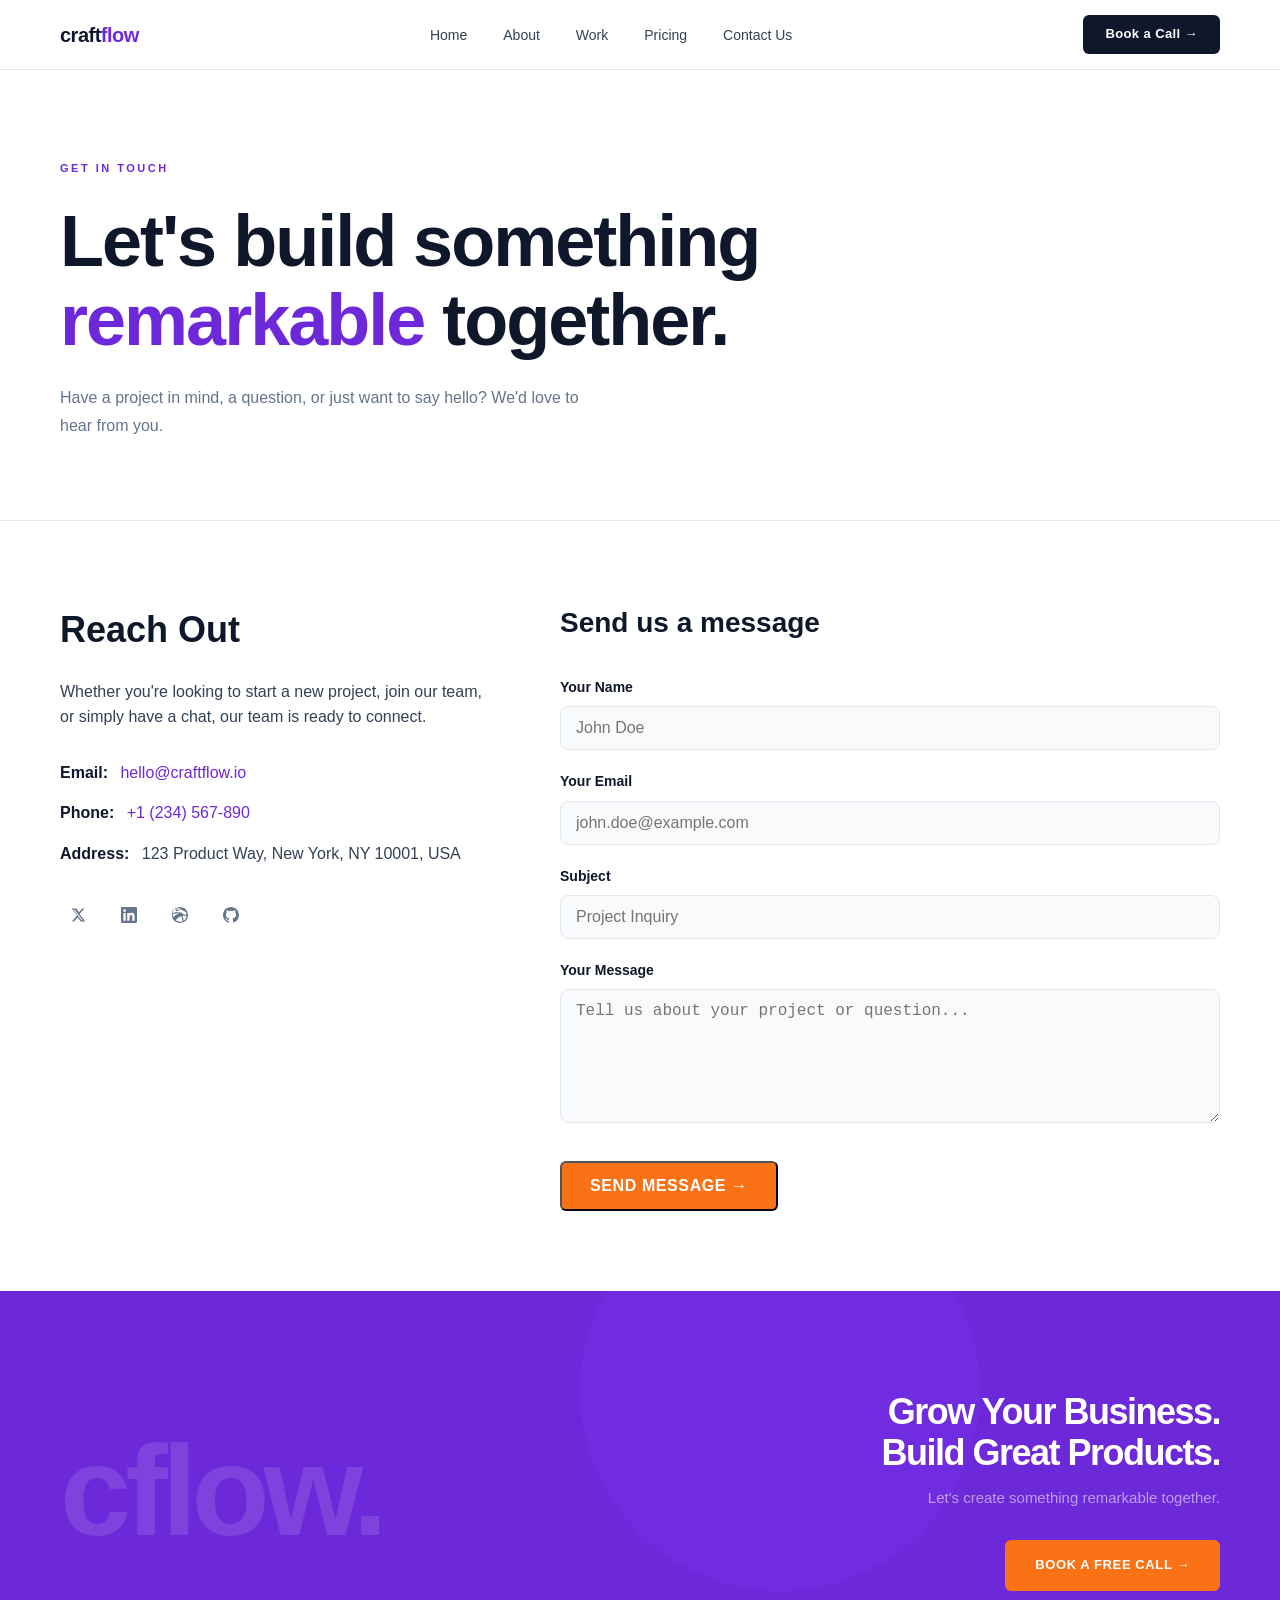
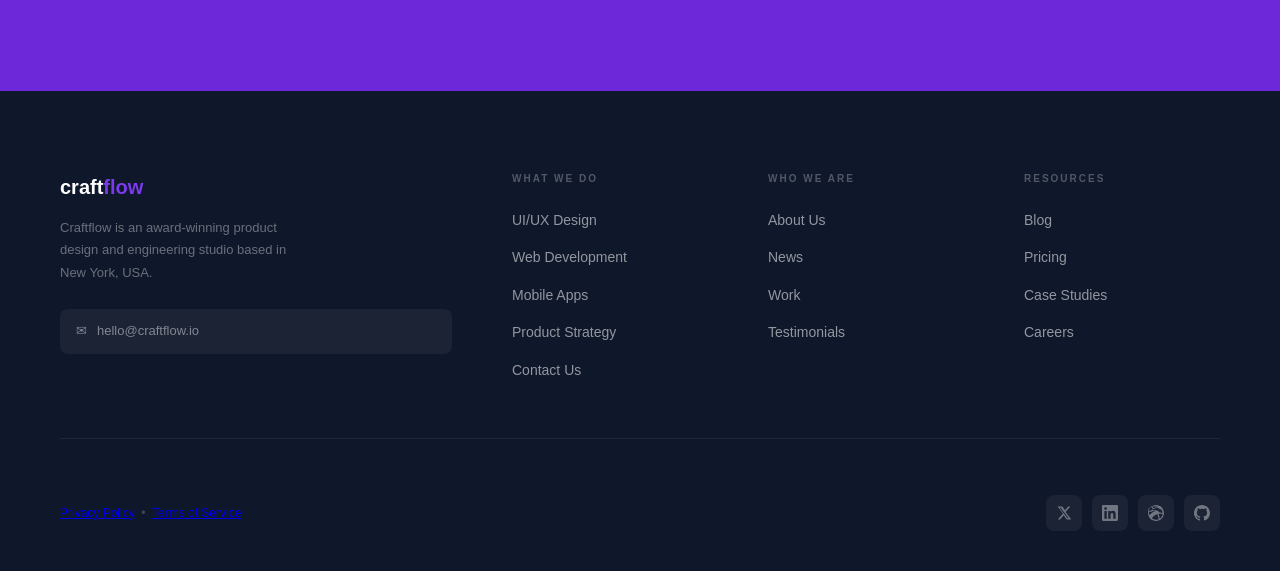
<file: contact.html>
<!DOCTYPE html>
<html lang="en">
<head>
  <meta charset="UTF-8">
  <meta name="viewport" content="width=device-width, initial-scale=1.0">
  <title>Contact Us - Craftflow Digital Product Studio</title>
  <link rel="stylesheet" href="style.css">
  <link rel="stylesheet" href="contact.css">
</head>
<body>

  <nav>
    <div class="nav-logo">craft<span>flow</span></div>
    <ul class="nav-links">
      <li><a href="index.html">Home</a></li>
      <li><a href="about.html">About</a></li>
      <li><a href="work.html">Work</a></li>
      <li><a href="pricing.html">Pricing</a></li>
      <li><a href="contact.html" class="active">Contact Us</a></li>
    </ul>
    <a href="#" class="nav-cta">Book a Call &rarr;</a>
  </nav>

  <!-- ── CONTACT HERO ── -->
  <section class="sub-hero">
    <div class="sub-hero-inner">
      <span class="sub-hero-label">Get in Touch</span>
      <h1>Let's build something <em>remarkable</em> together.</h1>
      <p>Have a project in mind, a question, or just want to say hello? We'd love to hear from you.</p>
    </div>
  </section>

  <!-- ── CONTACT FORM SECTION ── -->
  <section class="contact-section">
    <div class="contact-container">
      <div class="contact-info">
        <h2>Reach Out</h2>
        <p>Whether you're looking to start a new project, join our team, or simply have a chat, our team is ready to connect.</p>
        <div class="info-item">
          <strong>Email:</strong> <a href="mailto:hello@craftflow.io">hello@craftflow.io</a>
        </div>
        <div class="info-item">
          <strong>Phone:</strong> <a href="tel:+1234567890">+1 (234) 567-890</a>
        </div>
        <div class="info-item">
          <strong>Address:</strong> 123 Product Way, New York, NY 10001, USA
        </div>
        <div class="socials-contact">
          <a href="https://twitter.com" target="_blank" rel="noopener" class="social" aria-label="Twitter">
            <svg viewBox="0 0 24 24" fill="currentColor"><path d="M18.244 2.25h3.308l-7.227 8.26 8.502 11.24H16.17l-4.714-6.231-5.401 6.231H2.741l7.731-8.851-8.164-10.649h7.077l4.253 5.627 4.607-5.627zm-1.161 17.52h1.833L7.084 4.126H5.117z"/></svg>
          </a>
          <a href="https://linkedin.com" target="_blank" rel="noopener" class="social" aria-label="LinkedIn">
            <svg viewBox="0 0 24 24" fill="currentColor"><path d="M20.447 20.452h-3.554v-5.569c0-1.328-.027-3.037-1.852-3.037-1.853 0-2.136 1.445-2.136 2.939v5.667H9.351V9h3.414v1.561h.046c.477-.9 1.637-1.85 3.37-1.85 3.601 0 4.267 2.37 4.267 5.455v6.286zM5.337 7.433a2.062 2.062 0 01-2.063-2.065 2.064 2.064 0 112.063 2.065zm1.782 13.019H3.555V9h3.564v11.452zM22.225 0H1.771C.792 0 0 .774 0 1.729v20.542C0 23.227.792 24 1.771 24h20.451C23.2 24 24 23.227 24 22.271V1.729C24 .774 23.2 0 22.222 0h.003z"/></svg>
          </a>
          <a href="https://dribbble.com" target="_blank" rel="noopener" class="social" aria-label="Dribbble">
            <svg viewBox="0 0 24 24" fill="currentColor"><path d="M12 24C5.385 24 0 18.615 0 12S5.385 0 12 0s12 5.385 12 12-5.385 12-12 12zm10.12-10.358c-.35-.11-3.17-.953-6.384-.438 1.34 3.684 1.887 6.684 1.992 7.308 2.3-1.555 3.936-4.02 4.395-6.87zm-6.115 7.808c-.153-.9-.75-4.032-2.19-7.77l-.066.02c-5.79 2.015-7.86 6.025-8.048 6.36 1.73 1.35 3.92 2.164 6.298 2.164 1.335 0 2.61-.285 3.767-.775l.24-.01zm-14.33-4.923c.26-.43 3.257-5.285 8.59-6.973.092-.03.182-.063.274-.094a23.36 23.36 0 00-.5-1.004C5.727 9.998 1.715 10.018 1.318 10.024c-.024.268-.034.538-.034.81 0 2.43.89 4.657 2.358 6.37l.03-.047zm-2.168-7.71c.405.005 3.957-.02 8.088-1.81a45.299 45.299 0 00-3.26-4.7 10.127 10.127 0 00-4.828 6.51zm6.048-7.727c.18.24 1.856 2.484 3.288 4.77 3.13-1.173 4.46-2.955 4.62-3.18A9.956 9.956 0 0012 1.96c-1.08 0-2.11.2-3.065.56zm5.928 1.706c-.19.27-1.643 2.195-4.895 3.54.21.43.4.87.574 1.316.065.16.127.32.187.48 3.39-.426 6.745.257 7.085.33A9.981 9.981 0 0021.743 12c0-1.57-.36-3.06-1-4.378l-.025-.027z"/></svg>
          </a>
          <a href="https://github.com" target="_blank" rel="noopener" class="social" aria-label="GitHub">
            <svg viewBox="0 0 24 24" fill="currentColor"><path d="M12 0C5.374 0 0 5.373 0 12c0 5.302 3.438 9.8 8.207 11.387.599.111.793-.261.793-.577v-2.234c-3.338.726-4.033-1.416-4.033-1.416-.546-1.387-1.333-1.756-1.333-1.756-1.089-.745.083-.729.083-.729 1.205.084 1.839 1.237 1.839 1.237 1.07 1.834 2.807 1.304 3.492.997.107-.775.418-1.305.762-1.604-2.665-.305-5.467-1.334-5.467-5.931 0-1.311.469-2.381 1.236-3.221-.124-.303-.535-1.524.117-3.176 0 0 1.008-.322 3.301 1.23A11.509 11.509 0 0112 5.803c1.02.005 2.047.138 3.006.404 2.291-1.552 3.297-1.23 3.297-1.23.653 1.653.242 2.874.118 3.176.77.84 1.235 1.911 1.235 3.221 0 4.609-2.807 5.624-5.479 5.921.43.372.823 1.102.823 2.222v3.293c0 .319.192.694.801.576C20.566 21.797 24 17.3 24 12c0-6.627-5.373-12-12-12z"/></svg>
          </a>
        </div>
      </div>
      <div class="contact-form-wrap">
        <h3>Send us a message</h3>
        <form class="contact-form" action="#" method="POST">
          <div class="form-group">
            <label for="name">Your Name</label>
            <input type="text" id="name" name="name" placeholder="John Doe" required>
          </div>
          <div class="form-group">
            <label for="email">Your Email</label>
            <input type="email" id="email" name="email" placeholder="john.doe@example.com" required>
          </div>
          <div class="form-group">
            <label for="subject">Subject</label>
            <input type="text" id="subject" name="subject" placeholder="Project Inquiry">
          </div>
          <div class="form-group">
            <label for="message">Your Message</label>
            <textarea id="message" name="message" rows="6" placeholder="Tell us about your project or question..." required></textarea>
          </div>
          <button type="submit" class="btn-cta">Send Message &rarr;</button>
        </form>
      </div>
    </div>
  </section>

  <!-- ── PRE-FOOTER ── -->
  <div class="pre-footer">
    <div class="pf-brand">cflow.</div>
    <div class="pf-right">
      <h3>Grow Your Business.<br>Build Great Products.</h3>
      <p>Let's create something remarkable together.</p>
      <a href="contact.html" class="btn-cta">Book a free call &rarr;</a>
    </div>
  </div>

  <footer>
    <div class="footer-top">
      <div>
        <div class="footer-brand-name">craft<span>flow</span></div>
        <p class="footer-desc">Craftflow is an award-winning product design and engineering studio based in New York, USA.</p>
        <div class="footer-email-row">
          <span>&#9993;</span>
          <span>hello@craftflow.io</span>
        </div>
      </div>

      <div class="footer-col">
        <h5>What We Do</h5>
        <ul>
          <li><a href="#">UI/UX Design</a></li>
          <li><a href="#">Web Development</a></li>
          <li><a href="#">Mobile Apps</a></li>
          <li><a href="#">Product Strategy</a></li>
          <li><a href="contact.html">Contact Us</a></li>
        </ul>
      </div>

      <div class="footer-col">
        <h5>Who We Are</h5>
        <ul>
          <li><a href="about.html">About Us</a></li>
          <li><a href="#">News</a></li>
          <li><a href="work.html">Work</a></li>
          <li><a href="#">Testimonials</a></li>
        </ul>
      </div>

      <div class="footer-col">
        <h5>Resources</h5>
        <ul>
          <li><a href="#">Blog</a></li>
          <li><a href="pricing.html">Pricing</a></li>
          <li><a href="#">Case Studies</a></li>
          <li><a href="#">Careers</a></li>
        </ul>
      </div>
    </div>

    <div class="footer-bottom">
      <p>
        <a href="#">Privacy Policy</a> &nbsp;&bull;&nbsp; 
        <a href="#">Terms of Service</a>
      </p>
      <div class="socials">
        <a href="#" class="social" aria-label="Twitter">
          <svg viewBox="0 0 24 24" fill="currentColor"><path d="M18.244 2.25h3.308l-7.227 8.26 8.502 11.24H16.17l-4.714-6.231-5.401 6.231H2.741l7.731-8.851-8.164-10.649h7.077l4.253 5.627 4.607-5.627zm-1.161 17.52h1.833L7.084 4.126H5.117z"/></svg>
        </a>
        <a href="#" class="social" aria-label="LinkedIn">
          <svg viewBox="0 0 24 24" fill="currentColor"><path d="M20.447 20.452h-3.554v-5.569c0-1.328-.027-3.037-1.852-3.037-1.853 0-2.136 1.445-2.136 2.939v5.667H9.351V9h3.414v1.561h.046c.477-.9 1.637-1.85 3.37-1.85 3.601 0 4.267 2.37 4.267 5.455v6.286zM5.337 7.433a2.062 2.062 0 01-2.063-2.065 2.064 2.064 0 112.063 2.065zm1.782 13.019H3.555V9h3.564v11.452zM22.225 0H1.771C.792 0 0 .774 0 1.729v20.542C0 23.227.792 24 1.771 24h20.451C23.2 24 24 23.227 24 22.271V1.729C24 .774 23.2 0 22.222 0h.003z"/></svg>
        </a>
        <a href="#" class="social" aria-label="Dribbble">
          <svg viewBox="0 0 24 24" fill="currentColor"><path d="M12 24C5.385 24 0 18.615 0 12S5.385 0 12 0s12 5.385 12 12-5.385 12-12 12zm10.12-10.358c-.35-.11-3.17-.953-6.384-.438 1.34 3.684 1.887 6.684 1.992 7.308 2.3-1.555 3.936-4.02 4.395-6.87zm-6.115 7.808c-.153-.9-.75-4.032-2.19-7.77l-.066.02c-5.79 2.015-7.86 6.025-8.048 6.36 1.73 1.35 3.92 2.164 6.298 2.164 1.335 0 2.61-.285 3.767-.775l.24-.01zm-14.33-4.923c.26-.43 3.257-5.285 8.59-6.973.092-.03.182-.063.274-.094a23.36 23.36 0 00-.5-1.004C5.727 9.998 1.715 10.018 1.318 10.024c-.024.268-.034.538-.034.81 0 2.43.89 4.657 2.358 6.37l.03-.047zm-2.168-7.71c.405.005 3.957-.02 8.088-1.81a45.299 45.299 0 00-3.26-4.7 10.127 10.127 0 00-4.828 6.51zm6.048-7.727c.18.24 1.856 2.484 3.288 4.77 3.13-1.173 4.46-2.955 4.62-3.18A9.956 9.956 0 0012 1.96c-1.08 0-2.11.2-3.065.56zm5.928 1.706c-.19.27-1.643 2.195-4.895 3.54.21.43.4.87.574 1.316.065.16.127.32.187.48 3.39-.426 6.745.257 7.085.33A9.981 9.981 0 0021.743 12c0-1.57-.36-3.06-1-4.378l-.025-.027z"/></svg>
        </a>
        <a href="#" class="social" aria-label="GitHub">
          <svg viewBox="0 0 24 24" fill="currentColor"><path d="M12 0C5.374 0 0 5.373 0 12c0 5.302 3.438 9.8 8.207 11.387.599.111.793-.261.793-.577v-2.234c-3.338.726-4.033-1.416-4.033-1.416-.546-1.387-1.333-1.756-1.333-1.756-1.089-.745.083-.729.083-.729 1.205.084 1.839 1.237 1.839 1.237 1.07 1.834 2.807 1.304 3.492.997.107-.775.418-1.305.762-1.604-2.665-.305-5.467-1.334-5.467-5.931 0-1.311.469-2.381 1.236-3.221-.124-.303-.535-1.524.117-3.176 0 0 1.008-.322 3.301 1.23A11.509 11.509 0 0112 5.803c1.02.005 2.047.138 3.006.404 2.291-1.552 3.297-1.23 3.297-1.23.653 1.653.242 2.874.118 3.176.77.84 1.235 1.911 1.235 3.221 0 4.609-2.807 5.624-5.479 5.921.43.372.823 1.102.823 2.222v3.293c0 .319.192.694.801.576C20.566 21.797 24 17.3 24 12c0-6.627-5.373-12-12-12z"/></svg>
        </a>
      </div>
    </div>
  </footer>

</body>
</html>
</file>
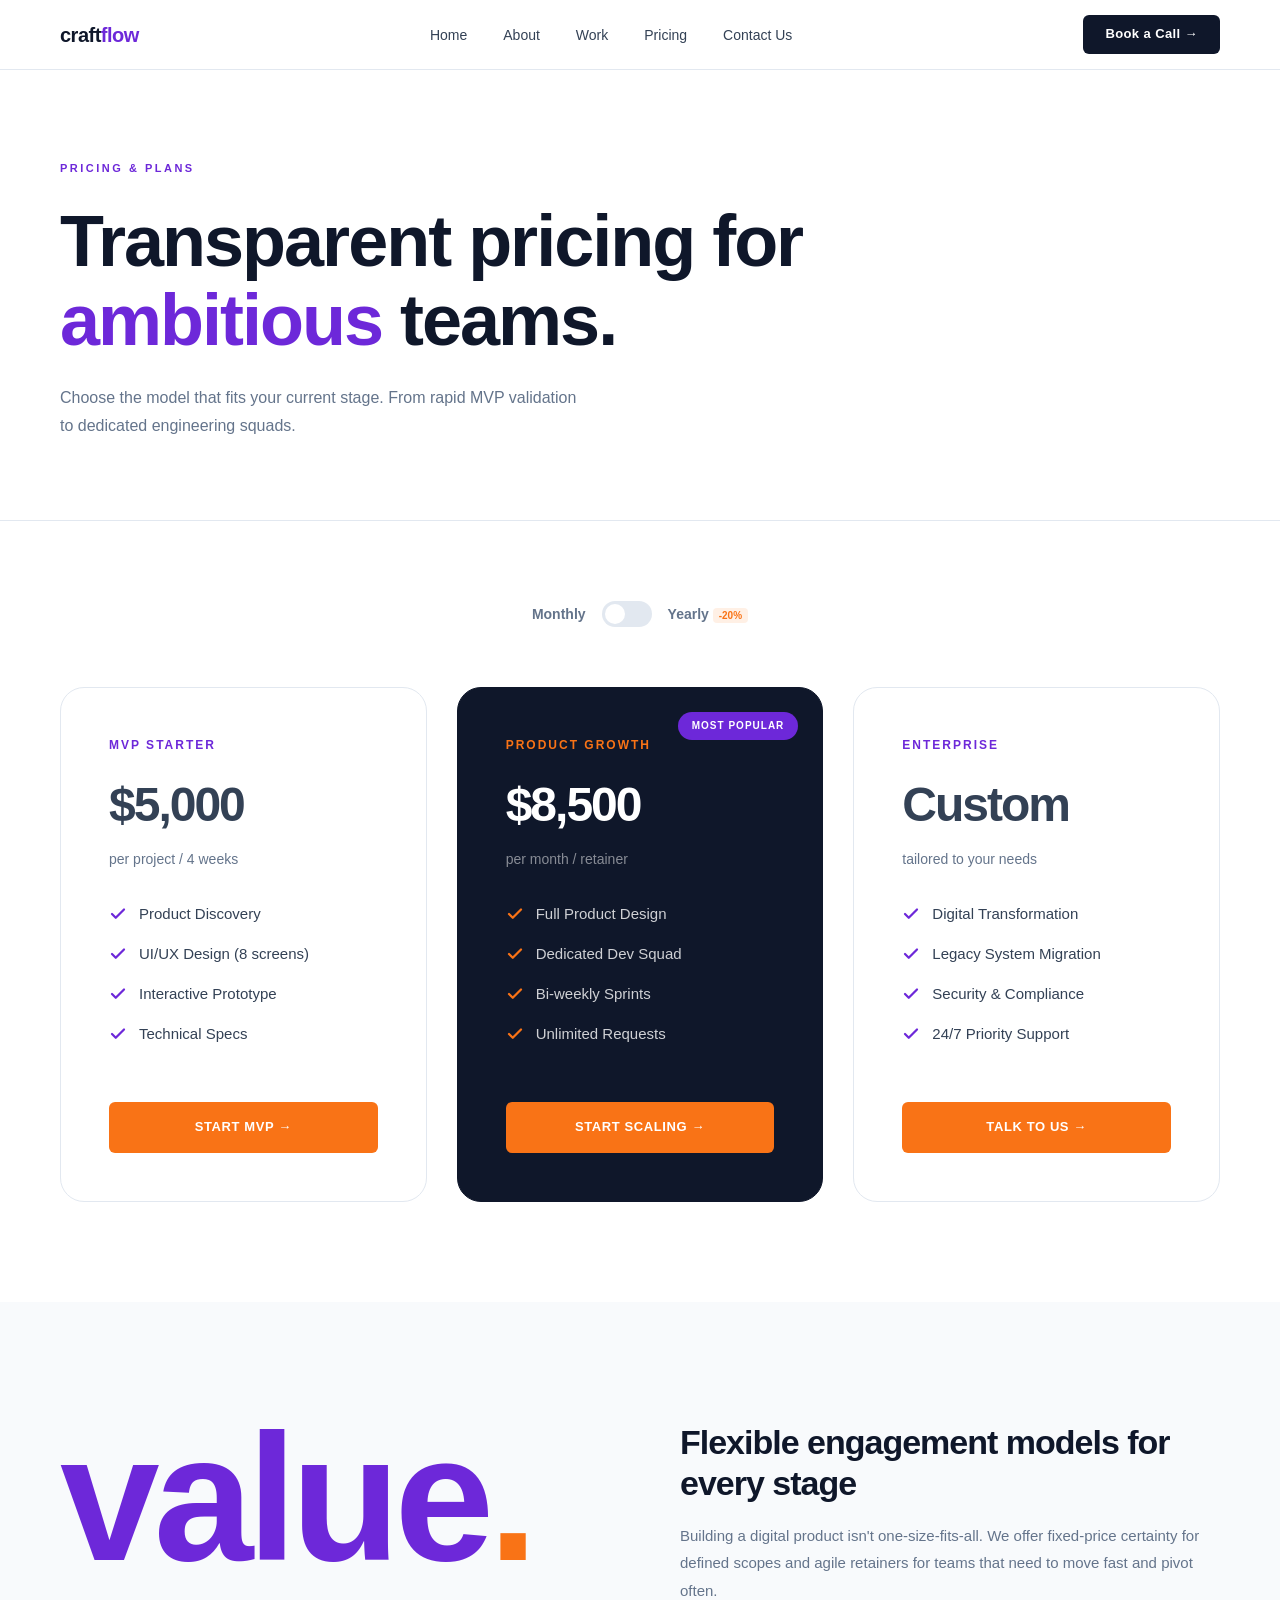
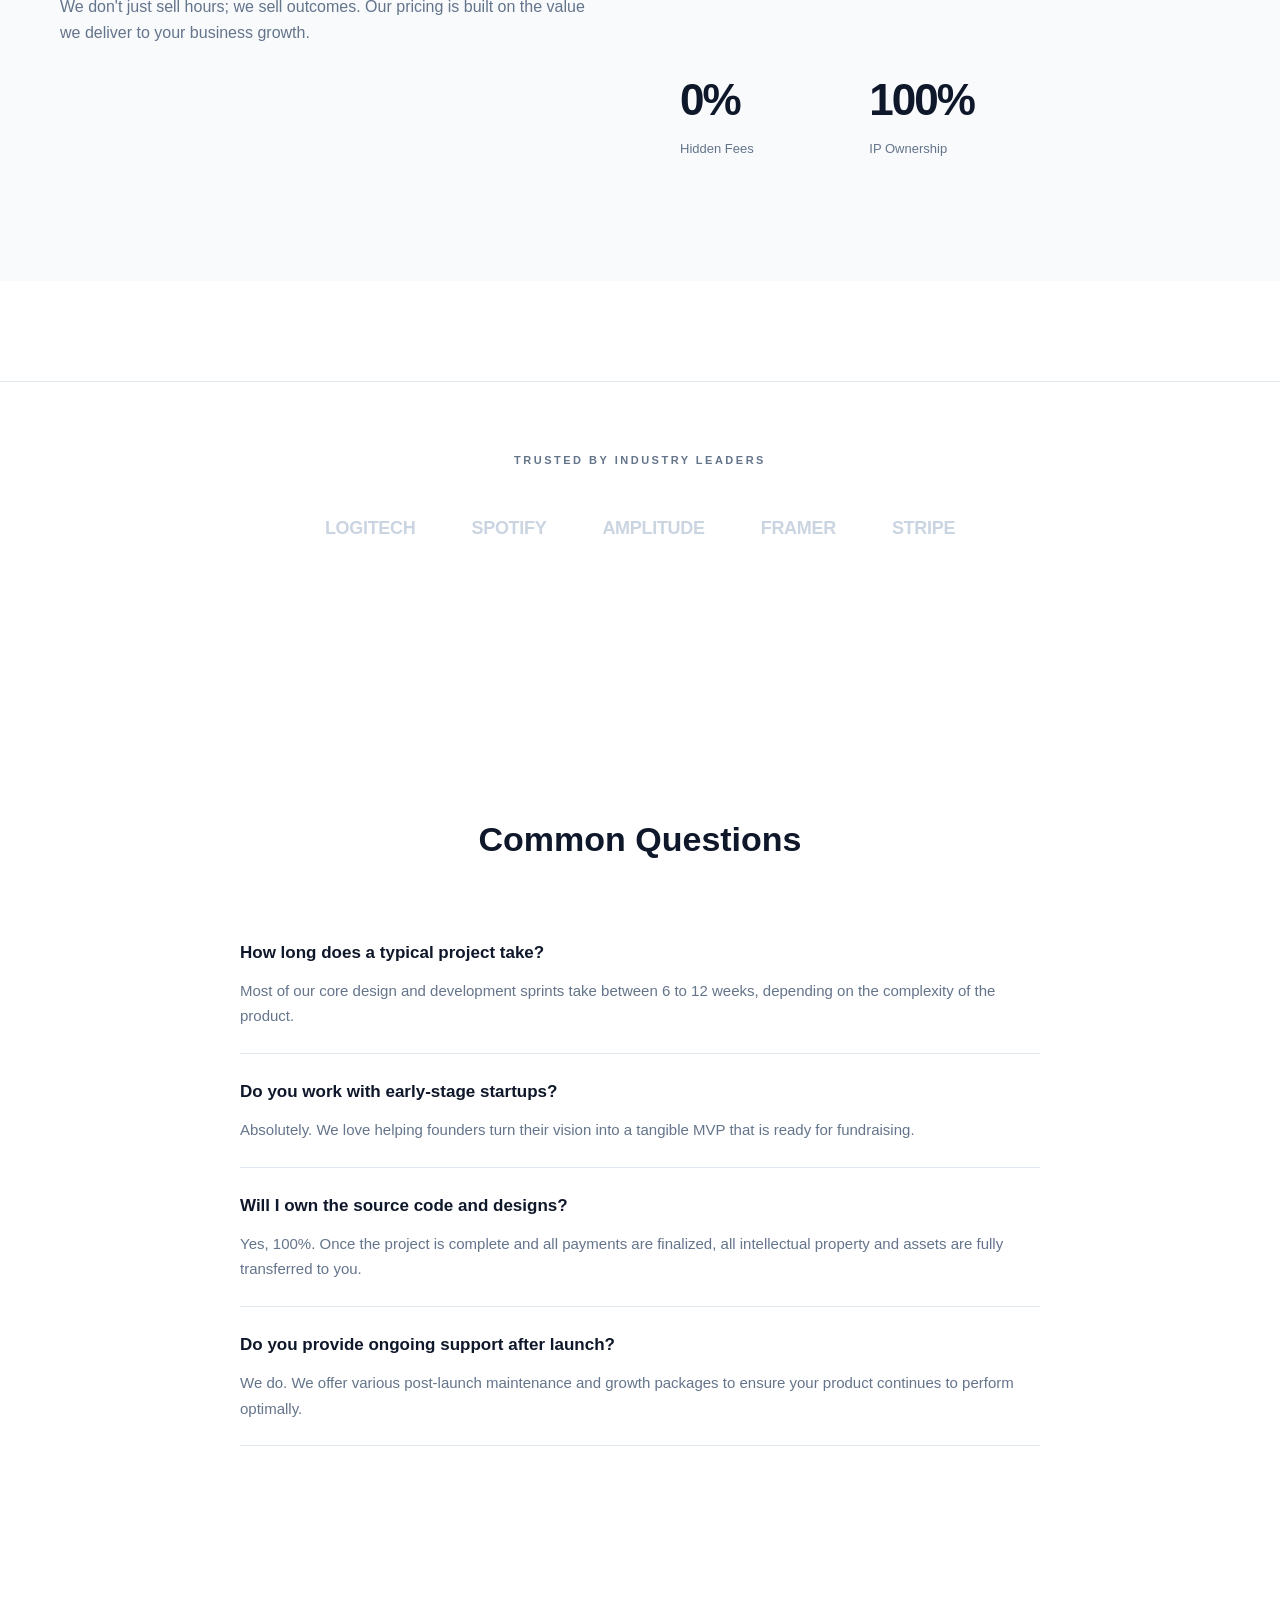
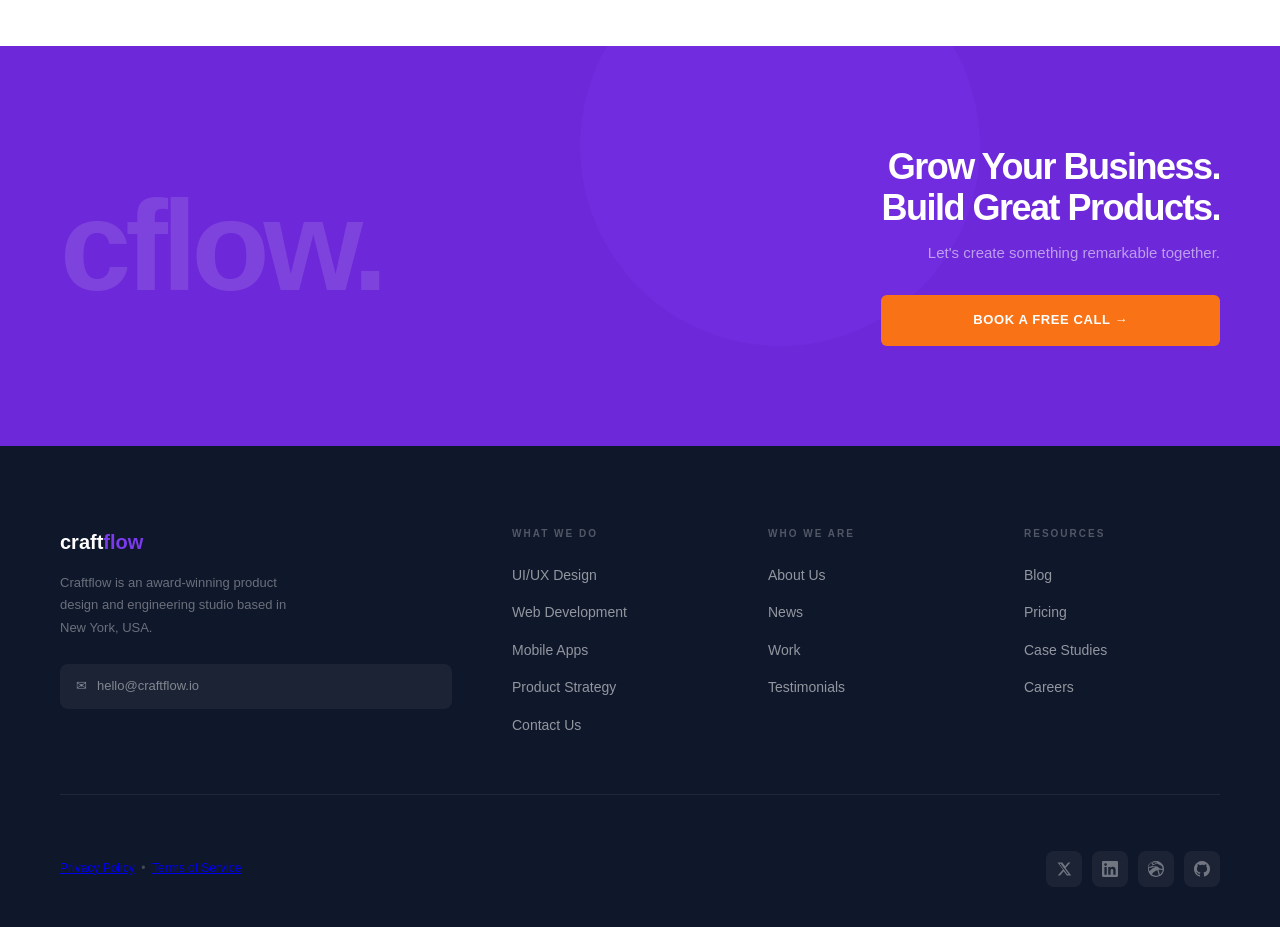
<file: pricing.html>
<!DOCTYPE html>
<html lang="en">
<head>
  <meta charset="UTF-8">
  <meta name="viewport" content="width=device-width, initial-scale=1.0">
  <title>Pricing - Craftflow Digital Product Studio</title>
  <link rel="stylesheet" href="style.css">
  <style>
    /* Pricing Specific Enhancements */
    .pricing-container {
      padding: 80px 60px 100px;
      max-width: 1300px;
      margin: 0 auto;
    }

    /* Toggle Styling */
    .pricing-toggle {
      display: flex;
      align-items: center;
      justify-content: center;
      gap: 16px;
      margin-bottom: 60px;
    }
    .toggle-label {
      font-size: 14px;
      font-weight: 600;
      color: var(--muted);
    }
    .switch {
      position: relative;
      display: inline-block;
      width: 50px;
      height: 26px;
      background: var(--border);
      border-radius: 20px;
      cursor: pointer;
    }
    .switch::after {
      content: "";
      position: absolute;
      width: 20px;
      height: 20px;
      background: white;
      border-radius: 50%;
      top: 3px;
      left: 3px;
      transition: 0.3s;
    }
    .active-toggle .switch { background: var(--purple); }
    .active-toggle .switch::after { left: 27px; }

    /* Card Grid */
    .pricing-grid {
      display: grid;
      grid-template-columns: repeat(3, 1fr);
      gap: 30px;
    }

    .price-card {
      background: white;
      border: 1px solid var(--border);
      border-radius: 24px;
      padding: 48px;
      position: relative;
      transition: transform 0.4s cubic-bezier(0.165, 0.84, 0.44, 1), box-shadow 0.4s;
      display: flex;
      flex-direction: column;
    }

    .price-card:hover {
      transform: translateY(-10px);
      box-shadow: 0 30px 60px rgba(0,0,0,0.08);
    }

    .price-card.featured {
      background: var(--dark);
      color: white;
      border-color: var(--dark);
    }

    .popular-tag {
      position: absolute;
      top: 24px;
      right: 24px;
      background: var(--purple);
      color: white;
      padding: 6px 14px;
      border-radius: 100px;
      font-size: 10px;
      font-weight: 700;
      text-transform: uppercase;
      letter-spacing: 1px;
    }

    .price-label {
      font-size: 12px;
      font-weight: 700;
      text-transform: uppercase;
      letter-spacing: 2px;
      color: var(--purple);
      margin-bottom: 12px;
    }
    .featured .price-label { color: var(--orange); }

    .price-amount {
      font-size: 48px;
      font-weight: 900;
      letter-spacing: -2px;
      margin-bottom: 4px;
    }

    .price-sub {
      font-size: 14px;
      color: var(--muted);
      margin-bottom: 32px;
    }
    .featured .price-sub { color: rgba(255,255,255,0.5); }

    .price-features {
      list-style: none;
      padding: 0;
      margin: 0 0 40px 0;
      flex-grow: 1;
    }

    .price-features li {
      display: flex;
      align-items: center;
      gap: 12px;
      margin-bottom: 16px;
      font-size: 15px;
      color: var(--text);
    }
    .featured .price-features li { color: rgba(255,255,255,0.8); }

    .check-icon {
      color: var(--purple);
      flex-shrink: 0;
    }
    .featured .check-icon { color: var(--orange); }

    .btn-cta {
      width: 100%;
      text-align: center;
      justify-content: center;
    }

    /* Section Spacing */
    .pricing-page-section {
      margin-bottom: 100px;
    }

    @media (max-width: 1024px) {
      .pricing-grid { grid-template-columns: 1fr; max-width: 500px; margin: 0 auto; }
      .pricing-container { padding: 0 24px 80px; }
    }
  </style>
</head>
<body>
  <nav>
    <div class="nav-logo">craft<span>flow</span></div>
    <ul class="nav-links">
      <li><a href="index.html">Home</a></li>
      <li><a href="about.html">About</a></li>
      <li><a href="work.html">Work</a></li>
      <li><a href="pricing.html" class="active">Pricing</a></li>
      <li><a href="contact.html">Contact Us</a></li>
    </ul>
    <a href="#" class="nav-cta">Book a Call &rarr;</a>
  </nav>

  <!-- ── PRICING HERO ── -->
  <section class="sub-hero">
    <div class="sub-hero-inner">
      <span class="sub-hero-label">Pricing & Plans</span>
      <h1>Transparent pricing for <em>ambitious</em> teams.</h1>
      <p>Choose the model that fits your current stage. From rapid MVP validation to dedicated engineering squads.</p>
    </div>
  </section>

  <div class="pricing-container">
    <div class="pricing-toggle">
      <span class="toggle-label">Monthly</span>
      <div class="switch"></div>
      <span class="toggle-label">Yearly <span style="color: var(--orange); font-size: 10px; background: rgba(255,107,0,0.1); padding: 2px 6px; border-radius: 4px;">-20%</span></span>
    </div>

    <div class="pricing-grid">
      <div class="price-card">
        <div class="price-label">MVP Starter</div>
        <div class="price-amount">$5,000</div>
        <div class="price-sub">per project / 4 weeks</div>
        <ul class="price-features">
          <li><svg class="check-icon" width="18" height="18" viewBox="0 0 24 24" fill="none" stroke="currentColor" stroke-width="3" stroke-linecap="round" stroke-linejoin="round"><polyline points="20 6 9 17 4 12"></polyline></svg> Product Discovery</li>
          <li><svg class="check-icon" width="18" height="18" viewBox="0 0 24 24" fill="none" stroke="currentColor" stroke-width="3" stroke-linecap="round" stroke-linejoin="round"><polyline points="20 6 9 17 4 12"></polyline></svg> UI/UX Design (8 screens)</li>
          <li><svg class="check-icon" width="18" height="18" viewBox="0 0 24 24" fill="none" stroke="currentColor" stroke-width="3" stroke-linecap="round" stroke-linejoin="round"><polyline points="20 6 9 17 4 12"></polyline></svg> Interactive Prototype</li>
          <li><svg class="check-icon" width="18" height="18" viewBox="0 0 24 24" fill="none" stroke="currentColor" stroke-width="3" stroke-linecap="round" stroke-linejoin="round"><polyline points="20 6 9 17 4 12"></polyline></svg> Technical Specs</li>
        </ul>
        <a href="contact.html" class="btn-cta">Start MVP &rarr;</a>
      </div>

      <div class="price-card featured">
        <div class="popular-tag">Most Popular</div>
        <div class="price-label">Product Growth</div>
        <div class="price-amount">$8,500</div>
        <div class="price-sub">per month / retainer</div>
        <ul class="price-features">
          <li><svg class="check-icon" width="18" height="18" viewBox="0 0 24 24" fill="none" stroke="currentColor" stroke-width="3" stroke-linecap="round" stroke-linejoin="round"><polyline points="20 6 9 17 4 12"></polyline></svg> Full Product Design</li>
          <li><svg class="check-icon" width="18" height="18" viewBox="0 0 24 24" fill="none" stroke="currentColor" stroke-width="3" stroke-linecap="round" stroke-linejoin="round"><polyline points="20 6 9 17 4 12"></polyline></svg> Dedicated Dev Squad</li>
          <li><svg class="check-icon" width="18" height="18" viewBox="0 0 24 24" fill="none" stroke="currentColor" stroke-width="3" stroke-linecap="round" stroke-linejoin="round"><polyline points="20 6 9 17 4 12"></polyline></svg> Bi-weekly Sprints</li>
          <li><svg class="check-icon" width="18" height="18" viewBox="0 0 24 24" fill="none" stroke="currentColor" stroke-width="3" stroke-linecap="round" stroke-linejoin="round"><polyline points="20 6 9 17 4 12"></polyline></svg> Unlimited Requests</li>
        </ul>
        <a href="contact.html" class="btn-cta">Start Scaling &rarr;</a>
      </div>

      <div class="price-card">
        <div class="price-label">Enterprise</div>
        <div class="price-amount">Custom</div>
        <div class="price-sub">tailored to your needs</div>
        <ul class="price-features">
          <li><svg class="check-icon" width="18" height="18" viewBox="0 0 24 24" fill="none" stroke="currentColor" stroke-width="3" stroke-linecap="round" stroke-linejoin="round"><polyline points="20 6 9 17 4 12"></polyline></svg> Digital Transformation</li>
          <li><svg class="check-icon" width="18" height="18" viewBox="0 0 24 24" fill="none" stroke="currentColor" stroke-width="3" stroke-linecap="round" stroke-linejoin="round"><polyline points="20 6 9 17 4 12"></polyline></svg> Legacy System Migration</li>
          <li><svg class="check-icon" width="18" height="18" viewBox="0 0 24 24" fill="none" stroke="currentColor" stroke-width="3" stroke-linecap="round" stroke-linejoin="round"><polyline points="20 6 9 17 4 12"></polyline></svg> Security & Compliance</li>
          <li><svg class="check-icon" width="18" height="18" viewBox="0 0 24 24" fill="none" stroke="currentColor" stroke-width="3" stroke-linecap="round" stroke-linejoin="round"><polyline points="20 6 9 17 4 12"></polyline></svg> 24/7 Priority Support</li>
        </ul>
        <a href="contact.html" class="btn-cta">Talk to Us &rarr;</a>
      </div>
    </div>
  </div>

  <!-- ── WHY OUR PRICING WORKS ── -->
  <section class="about pricing-page-section" style="background: var(--bg);">
    <div class="about-left">
       <div class="about-word">value<span>.</span></div>
       <p style="margin-top: 20px; color: var(--muted);">We don't just sell hours; we sell outcomes. Our pricing is built on the value we deliver to your business growth.</p>
    </div>
    <div class="about-right">
      <h2>Flexible engagement models for every stage</h2>
      <p>Building a digital product isn't one-size-fits-all. We offer fixed-price certainty for defined scopes and agile retainers for teams that need to move fast and pivot often.</p>
      <div class="about-stats" style="border:none; margin-top:20px;">
        <div>
          <span class="stat-num">0%</span>
          <span class="stat-lbl">Hidden Fees</span>
        </div>
        <div>
          <span class="stat-num">100%</span>
          <span class="stat-lbl">IP Ownership</span>
        </div>
      </div>
    </div>
  </section>

  <!-- ── PARTNERS ── -->
  <section class="partners pricing-page-section">
    <div class="partners-label">Trusted by industry leaders</div>
    <div class="partners-row">
      <div class="partner">Logitech</div>
      <div class="partner">Spotify</div>
      <div class="partner">Amplitude</div>
      <div class="partner">Framer</div>
      <div class="partner">Stripe</div>
    </div>
  </section>

  <!-- ── FAQ ── -->
  <section class="faq pricing-page-section">
    <div class="faq-container">
      <h2>Common Questions</h2>
      <div class="faq-item">
        <h4>How long does a typical project take?</h4>
        <p>Most of our core design and development sprints take between 6 to 12 weeks, depending on the complexity of the product.</p>
      </div>
      <div class="faq-item">
        <h4>Do you work with early-stage startups?</h4>
        <p>Absolutely. We love helping founders turn their vision into a tangible MVP that is ready for fundraising.</p>
      </div>
      <div class="faq-item">
        <h4>Will I own the source code and designs?</h4>
        <p>Yes, 100%. Once the project is complete and all payments are finalized, all intellectual property and assets are fully transferred to you.</p>
      </div>
      <div class="faq-item">
        <h4>Do you provide ongoing support after launch?</h4>
        <p>We do. We offer various post-launch maintenance and growth packages to ensure your product continues to perform optimally.</p>
      </div>
    </div>
  </section>

  <div class="pre-footer">
    <div class="pf-brand">cflow.</div>
    <div class="pf-right">
      <h3>Grow Your Business.<br>Build Great Products.</h3>
      <p>Let's create something remarkable together.</p>
      <a href="#" class="btn-cta">Book a free call &rarr;</a>
    </div>
  </div>

  <footer>
    <div class="footer-top">
      <div>
        <div class="footer-brand-name">craft<span>flow</span></div>
        <p class="footer-desc">Craftflow is an award-winning product design and engineering studio based in New York, USA.</p>
        <div class="footer-email-row">
          <span>&#9993;</span>
          <span>hello@craftflow.io</span>
        </div>
      </div>

      <div class="footer-col">
        <h5>What We Do</h5>
        <ul>
          <li><a href="#">UI/UX Design</a></li>
          <li><a href="#">Web Development</a></li>
          <li><a href="#">Mobile Apps</a></li>
          <li><a href="#">Product Strategy</a></li>
          <li><a href="contact.html">Contact Us</a></li>
        </ul>
      </div>

      <div class="footer-col">
        <h5>Who We Are</h5>
        <ul>
          <li><a href="about.html">About Us</a></li>
          <li><a href="#">News</a></li>
          <li><a href="work.html">Work</a></li>
          <li><a href="#">Testimonials</a></li>
        </ul>
      </div>

      <div class="footer-col">
        <h5>Resources</h5>
        <ul>
          <li><a href="#">Blog</a></li>
          <li><a href="#">Pricing</a></li>
          <li><a href="#">Case Studies</a></li>
          <li><a href="#">Careers</a></li>
        </ul>
      </div>
    </div>

    <div class="footer-bottom">
      <p>
        <a href="#">Privacy Policy</a> &nbsp;&bull;&nbsp; 
        <a href="#">Terms of Service</a>
      </p>
      <div class="socials">
        <a href="https://twitter.com" target="_blank" rel="noopener" class="social" aria-label="Twitter">
          <svg viewBox="0 0 24 24" fill="currentColor"><path d="M18.244 2.25h3.308l-7.227 8.26 8.502 11.24H16.17l-4.714-6.231-5.401 6.231H2.741l7.731-8.851-8.164-10.649h7.077l4.253 5.627 4.607-5.627zm-1.161 17.52h1.833L7.084 4.126H5.117z"/></svg>
        </a>
        <a href="https://linkedin.com" target="_blank" rel="noopener" class="social" aria-label="LinkedIn">
          <svg viewBox="0 0 24 24" fill="currentColor"><path d="M20.447 20.452h-3.554v-5.569c0-1.328-.027-3.037-1.852-3.037-1.853 0-2.136 1.445-2.136 2.939v5.667H9.351V9h3.414v1.561h.046c.477-.9 1.637-1.85 3.37-1.85 3.601 0 4.267 2.37 4.267 5.455v6.286zM5.337 7.433a2.062 2.062 0 01-2.063-2.065 2.064 2.064 0 112.063 2.065zm1.782 13.019H3.555V9h3.564v11.452zM22.225 0H1.771C.792 0 0 .774 0 1.729v20.542C0 23.227.792 24 1.771 24h20.451C23.2 24 24 23.227 24 22.271V1.729C24 .774 23.2 0 22.222 0h.003z"/></svg>
        </a>
        <a href="https://dribbble.com" target="_blank" rel="noopener" class="social" aria-label="Dribbble">
          <svg viewBox="0 0 24 24" fill="currentColor"><path d="M12 24C5.385 24 0 18.615 0 12S5.385 0 12 0s12 5.385 12 12-5.385 12-12 12zm10.12-10.358c-.35-.11-3.17-.953-6.384-.438 1.34 3.684 1.887 6.684 1.992 7.308 2.3-1.555 3.936-4.02 4.395-6.87zm-6.115 7.808c-.153-.9-.75-4.032-2.19-7.77l-.066.02c-5.79 2.015-7.86 6.025-8.048 6.36 1.73 1.35 3.92 2.164 6.298 2.164 1.335 0 2.61-.285 3.767-.775l.24-.01zm-14.33-4.923c.26-.43 3.257-5.285 8.59-6.973.092-.03.182-.063.274-.094a23.36 23.36 0 00-.5-1.004C5.727 9.998 1.715 10.018 1.318 10.024c-.024.268-.034.538-.034.81 0 2.43.89 4.657 2.358 6.37l.03-.047zm-2.168-7.71c.405.005 3.957-.02 8.088-1.81a45.299 45.299 0 00-3.26-4.7 10.127 10.127 0 00-4.828 6.51zm6.048-7.727c.18.24 1.856 2.484 3.288 4.77 3.13-1.173 4.46-2.955 4.62-3.18A9.956 9.956 0 0012 1.96c-1.08 0-2.11.2-3.065.56zm5.928 1.706c-.19.27-1.643 2.195-4.895 3.54.21.43.4.87.574 1.316.065.16.127.32.187.48 3.39-.426 6.745.257 7.085.33A9.981 9.981 0 0021.743 12c0-1.57-.36-3.06-1-4.378l-.025-.027z"/></svg>
        </a>
        <a href="https://github.com" target="_blank" rel="noopener" class="social" aria-label="GitHub">
          <svg viewBox="0 0 24 24" fill="currentColor"><path d="M12 0C5.374 0 0 5.373 0 12c0 5.302 3.438 9.8 8.207 11.387.599.111.793-.261.793-.577v-2.234c-3.338.726-4.033-1.416-4.033-1.416-.546-1.387-1.333-1.756-1.333-1.756-1.089-.745.083-.729.083-.729 1.205.084 1.839 1.237 1.839 1.237 1.07 1.834 2.807 1.304 3.492.997.107-.775.418-1.305.762-1.604-2.665-.305-5.467-1.334-5.467-5.931 0-1.311.469-2.381 1.236-3.221-.124-.303-.535-1.524.117-3.176 0 0 1.008-.322 3.301 1.23A11.509 11.509 0 0112 5.803c1.02.005 2.047.138 3.006.404 2.291-1.552 3.297-1.23 3.297-1.23.653 1.653.242 2.874.118 3.176.77.84 1.235 1.911 1.235 3.221 0 4.609-2.807 5.624-5.479 5.921.43.372.823 1.102.823 2.222v3.293c0 .319.192.694.801.576C20.566 21.797 24 17.3 24 12c0-6.627-5.373-12-12-12z"/></svg>
        </a>
      </div>
    </div>
  </footer>

</body>
</html>
</file>
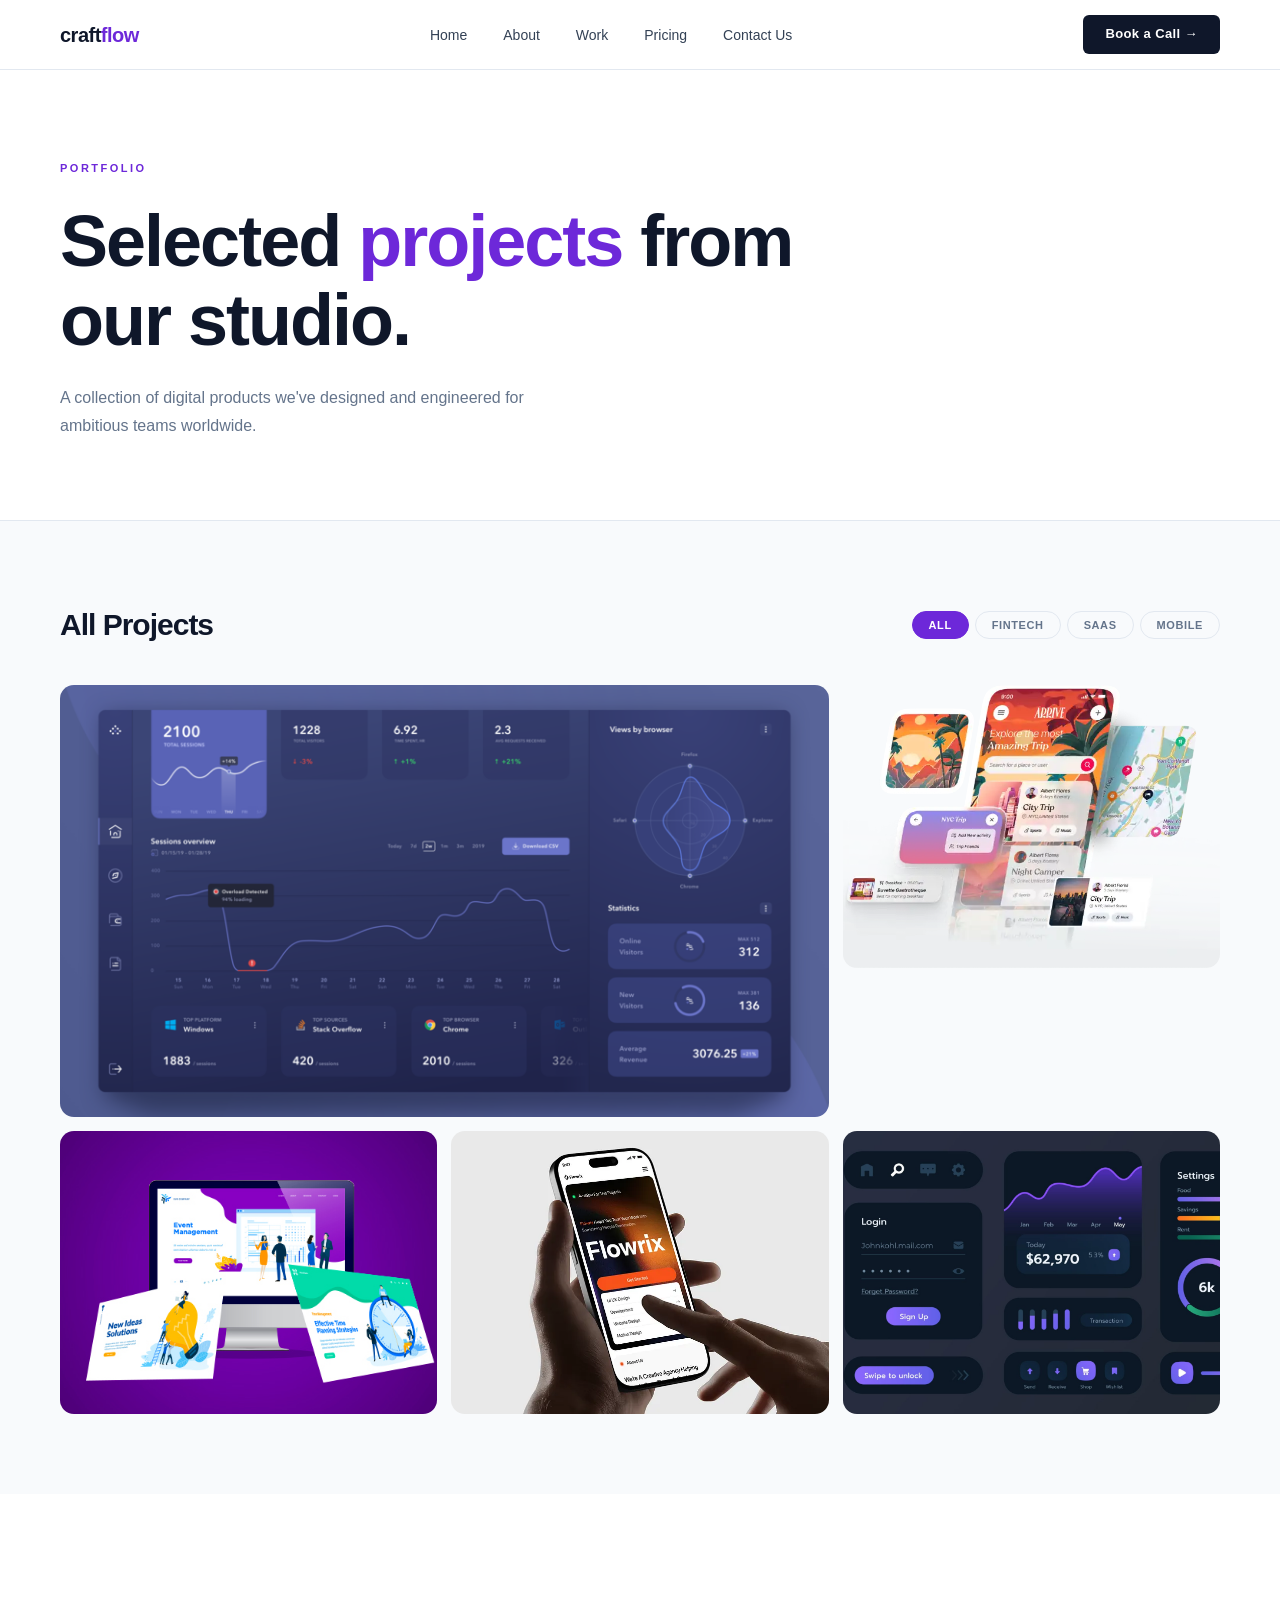
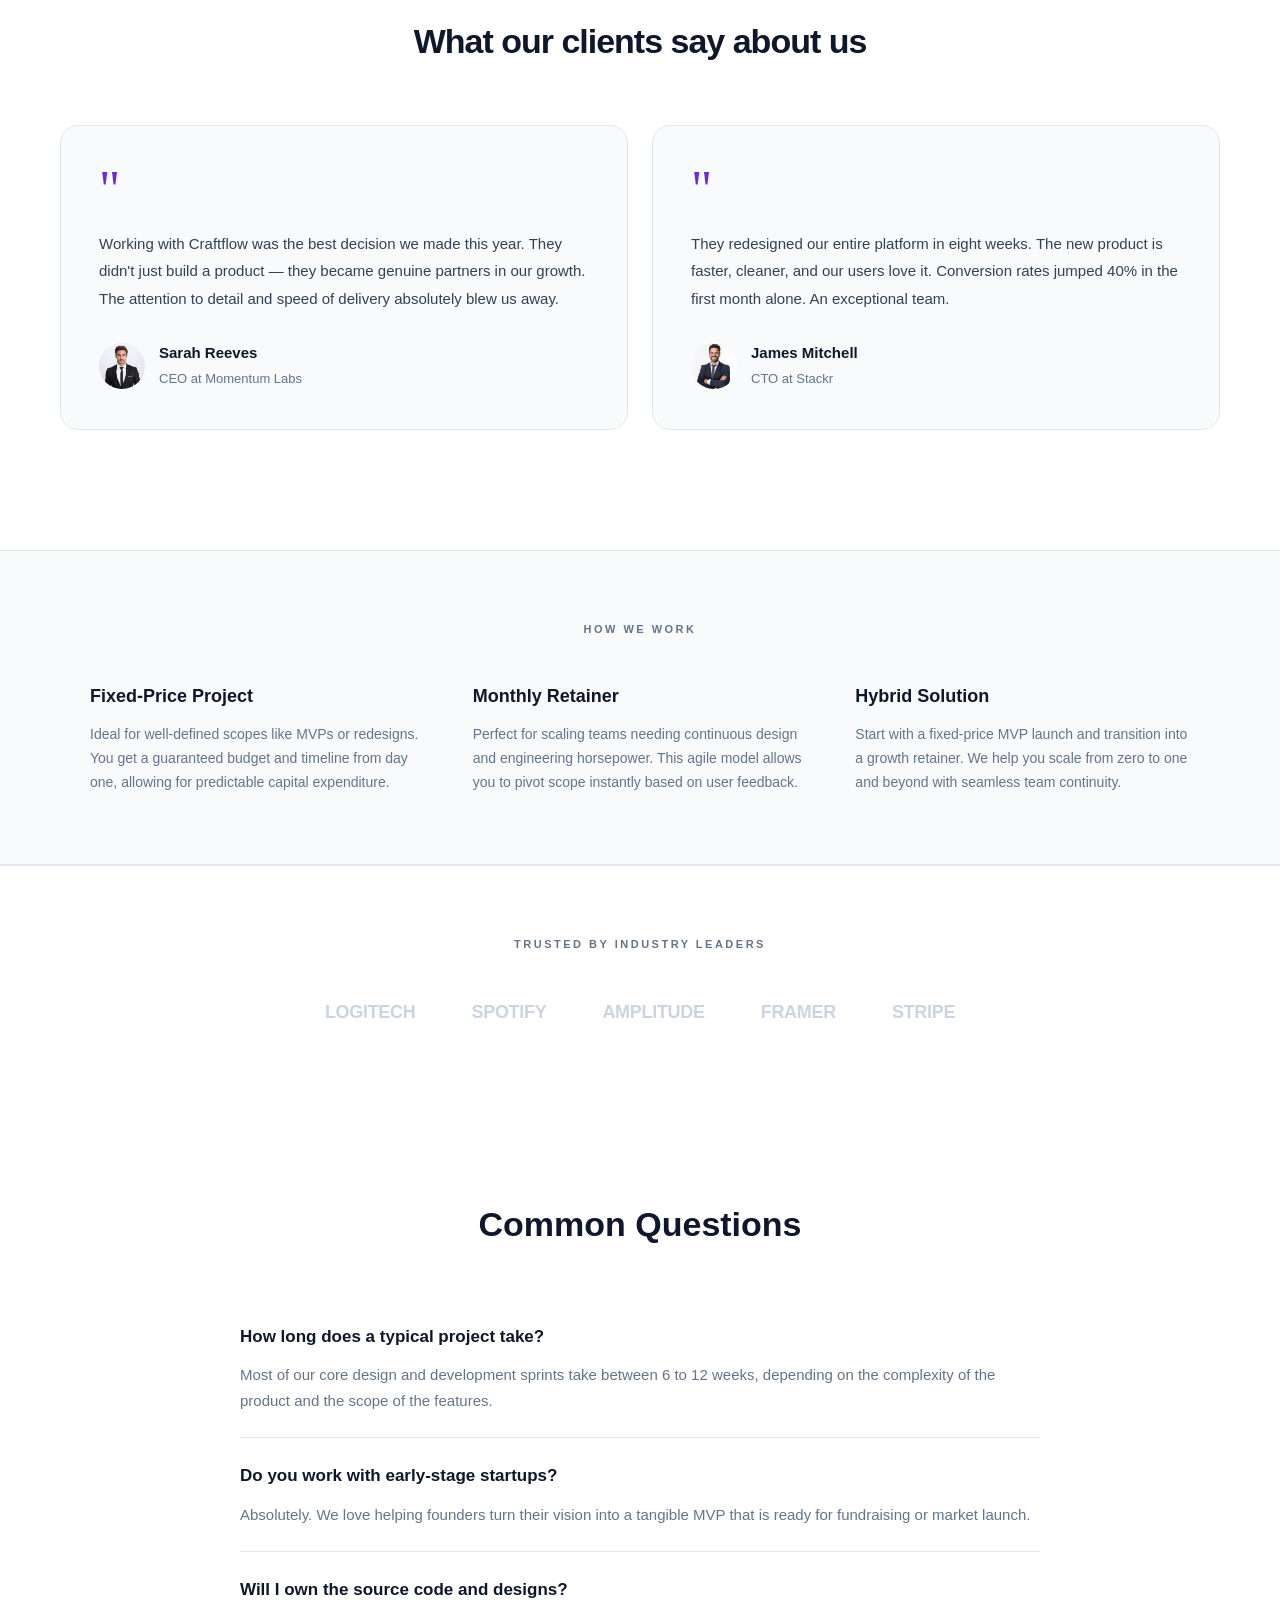
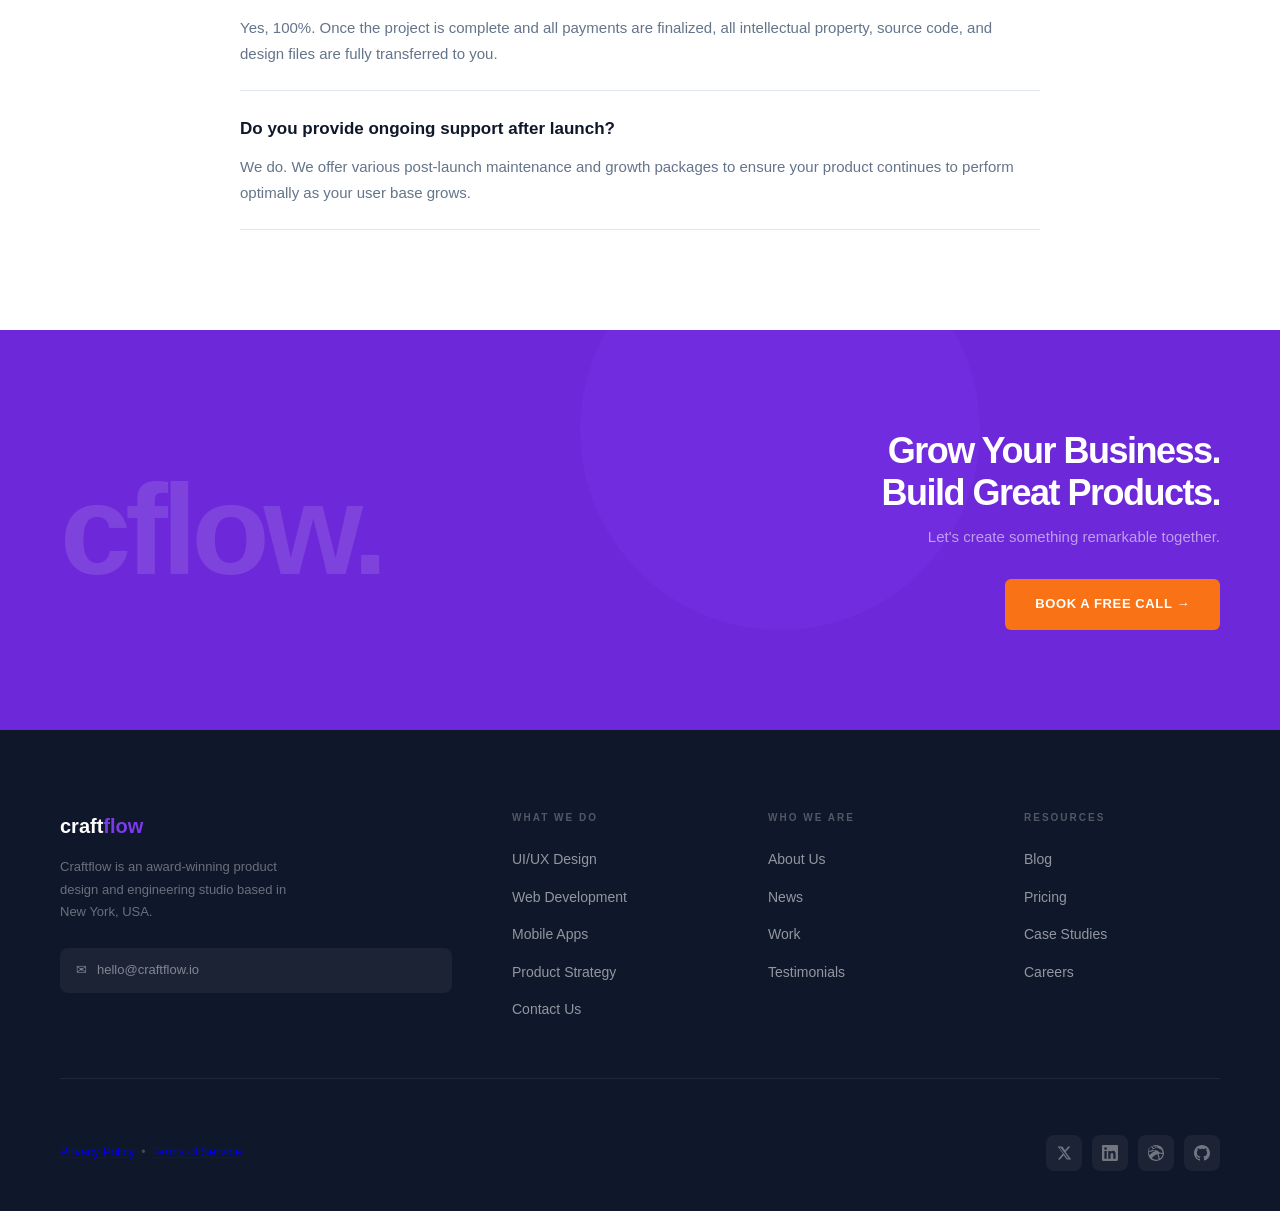
<file: work.html>
<!DOCTYPE html>
<html lang="en">
<head>
  <meta charset="UTF-8">
  <meta name="viewport" content="width=device-width, initial-scale=1.0">
  <title>Work - Craftflow Digital Product Studio</title>
  <link rel="stylesheet" href="style.css">
</head>
<body>

  <nav>
    <div class="nav-logo">craft<span>flow</span></div>
    <ul class="nav-links">
      <li><a href="index.html">Home</a></li>
      <li><a href="about.html">About</a></li>
      <li><a href="work.html" class="active">Work</a></li>
      <li><a href="pricing.html">Pricing</a></li>
      <li><a href="contact.html">Contact Us</a></li>
    </ul>
    <a href="contact.html" class="nav-cta">Book a Call &rarr;</a>
  </nav>

  <!-- ── WORK HERO ── -->
  <section class="sub-hero">
    <div class="sub-hero-inner">
      <span class="sub-hero-label">Portfolio</span>
      <h1>Selected <em>projects</em> from our studio.</h1>
      <p>A collection of digital products we've designed and engineered for ambitious teams worldwide.</p>
    </div>
  </section>

  <!-- ── PROJECTS GRID ── -->
  <section class="work">
    <div class="section-header">
      <h2 class="section-title">All Projects</h2>
      <div class="filter-tabs">
        <button class="ftab active">All</button>
        <button class="ftab">Fintech</button>
        <button class="ftab">SaaS</button>
        <button class="ftab">Mobile</button>
      </div>
    </div>
    <div class="work-grid">
      <div class="work-item wide">
        <img src="images/dashboard.png" alt="Nova Finance" class="work-img">
        <div class="work-overlay">
          <div class="work-meta">
            <h4>Nova Finance Dashboard</h4>
            <span>Web App &bull; Fintech</span>
          </div>
        </div>
      </div>
      <div class="work-item">
        <img src="images/mobileapp.webp" alt="Pulse Health" class="work-img">
        <div class="work-overlay">
          <div class="work-meta">
            <h4>Pulse Health App</h4>
            <span>Mobile &bull; Healthcare</span>
          </div>
        </div>
      </div>
      <div class="work-item">
        <img src="images/webapp.jpg" alt="GreenPath" class="work-img">
        <div class="work-overlay">
          <div class="work-meta">
            <h4>GreenPath Platform</h4>
            <span>Web App &bull; SaaS</span>
          </div>
        </div>
      </div>
      <div class="work-item">
        <img src="images/mobileapp2.webp" alt="Revel Music" class="work-img">
        <div class="work-overlay">
          <div class="work-meta">
            <h4>Revel Music Platform</h4>
            <span>Mobile &bull; Entertainment</span>
          </div>
        </div>
      </div>
      <div class="work-item">
        <img src="images/ui.jpg" alt="Drip E-commerce" class="work-img">
        <div class="work-overlay">
          <div class="work-meta">
            <h4>Drip Retail Branding</h4>
            <span>Branding &bull; Retail</span>
          </div>
        </div>
      </div>
    </div>
  </section>

  <!-- ── TESTIMONIALS ── -->
  <section class="testimonials">
    <h2>What our clients say about us</h2>
    <div class="testi-grid">
      <div class="testi-card">
        <div class="quote-mark">"</div>
        <p class="testi-text">Working with Craftflow was the best decision we made this year. They didn't just build a product — they became genuine partners in our growth. The attention to detail and speed of delivery absolutely blew us away.</p>
        <div class="testi-author">
          <img src="images/user1.jpg" alt="Sarah Reeves" class="avatar">
          <div>
            <span class="author-name">Sarah Reeves</span>
            <span class="author-role">CEO at Momentum Labs</span>
          </div>
        </div>
      </div>
      <div class="testi-card">
        <div class="quote-mark">"</div>
        <p class="testi-text">They redesigned our entire platform in eight weeks. The new product is faster, cleaner, and our users love it. Conversion rates jumped 40% in the first month alone. An exceptional team.</p>
        <div class="testi-author">
          <img src="images/user2.jpg" alt="James Mitchell" class="avatar">
          <div>
            <span class="author-name">James Mitchell</span>
            <span class="author-role">CTO at Stackr</span>
          </div>
        </div>
      </div>
    </div>
  </section>

  <!-- ── FLEXIBLE MODELS ── -->
  <section class="partners" style="background: var(--bg); border-top: 1px solid var(--border); border-bottom: 1px solid var(--border);">
    <div class="partners-label">How We Work</div>
    <div class="partners-row" style="gap: 48px; justify-content: center; text-align: left; max-width: 1100px; margin: 0 auto; align-items: flex-start;">
      <div style="flex: 1; min-width: 300px;">
        <h4 style="font-size: 18px; font-weight: 800; color: var(--dark); margin-bottom: 12px;">Fixed-Price Project</h4>
        <p style="font-size: 14px; color: var(--muted); line-height: 1.7;">Ideal for well-defined scopes like MVPs or redesigns. You get a guaranteed budget and timeline from day one, allowing for predictable capital expenditure.</p>
      </div>
      <div style="flex: 1; min-width: 300px;">
        <h4 style="font-size: 18px; font-weight: 800; color: var(--dark); margin-bottom: 12px;">Monthly Retainer</h4>
        <p style="font-size: 14px; color: var(--muted); line-height: 1.7;">Perfect for scaling teams needing continuous design and engineering horsepower. This agile model allows you to pivot scope instantly based on user feedback.</p>
      </div>
      <div style="flex: 1; min-width: 300px;">
        <h4 style="font-size: 18px; font-weight: 800; color: var(--dark); margin-bottom: 12px;">Hybrid Solution</h4>
        <p style="font-size: 14px; color: var(--muted); line-height: 1.7;">Start with a fixed-price MVP launch and transition into a growth retainer. We help you scale from zero to one and beyond with seamless team continuity.</p>
      </div>
    </div>
  </section>

  <!-- ── PARTNERS ── -->
  <section class="partners">
    <div class="partners-label">Trusted by industry leaders</div>
    <div class="partners-row">
      <div class="partner">Logitech</div>
      <div class="partner">Spotify</div>
      <div class="partner">Amplitude</div>
      <div class="partner">Framer</div>
      <div class="partner">Stripe</div>
    </div>
  </section>

  <!-- ── FAQ ── -->
  <section class="faq">
    <div class="faq-container">
      <h2>Common Questions</h2>
      <div class="faq-item">
        <h4>How long does a typical project take?</h4>
        <p>Most of our core design and development sprints take between 6 to 12 weeks, depending on the complexity of the product and the scope of the features.</p>
      </div>
      <div class="faq-item">
        <h4>Do you work with early-stage startups?</h4>
        <p>Absolutely. We love helping founders turn their vision into a tangible MVP that is ready for fundraising or market launch.</p>
      </div>
      <div class="faq-item">
        <h4>Will I own the source code and designs?</h4>
        <p>Yes, 100%. Once the project is complete and all payments are finalized, all intellectual property, source code, and design files are fully transferred to you.</p>
      </div>
      <div class="faq-item">
        <h4>Do you provide ongoing support after launch?</h4>
        <p>We do. We offer various post-launch maintenance and growth packages to ensure your product continues to perform optimally as your user base grows.</p>
      </div>
    </div>
  </section>

  <div class="pre-footer">
    <div class="pf-brand">cflow.</div>
    <div class="pf-right">
      <h3>Grow Your Business.<br>Build Great Products.</h3>
      <p>Let's create something remarkable together.</p>
      <a href="contact.html" class="btn-cta">Book a free call &rarr;</a>
    </div>
  </div>

  <footer>
    <div class="footer-top">
      <div>
        <div class="footer-brand-name">craft<span>flow</span></div>
        <p class="footer-desc">Craftflow is an award-winning product design and engineering studio based in New York, USA.</p>
        <div class="footer-email-row">
          <span>&#9993;</span>
          <span>hello@craftflow.io</span>
        </div>
      </div>

      <div class="footer-col">
        <h5>What We Do</h5>
        <ul>
          <li><a href="#">UI/UX Design</a></li>
          <li><a href="#">Web Development</a></li>
          <li><a href="#">Mobile Apps</a></li>
          <li><a href="#">Product Strategy</a></li>
          <li><a href="contact.html">Contact Us</a></li>
        </ul>
      </div>

      <div class="footer-col">
        <h5>Who We Are</h5>
        <ul>
          <li><a href="about.html">About Us</a></li>
          <li><a href="#">News</a></li>
          <li><a href="work.html">Work</a></li>
          <li><a href="#">Testimonials</a></li>
        </ul>
      </div>

      <div class="footer-col">
        <h5>Resources</h5>
        <ul>
          <li><a href="#">Blog</a></li>
          <li><a href="pricing.html">Pricing</a></li>
          <li><a href="#">Case Studies</a></li>
          <li><a href="#">Careers</a></li>
        </ul>
      </div>
    </div>

    <div class="footer-bottom">
      <p>
        <a href="#">Privacy Policy</a> &nbsp;&bull;&nbsp; 
        <a href="#">Terms of Service</a>
      </p>
      <div class="socials">
        <a href="https://twitter.com" target="_blank" rel="noopener" class="social" aria-label="Twitter">
          <svg viewBox="0 0 24 24" fill="currentColor"><path d="M18.244 2.25h3.308l-7.227 8.26 8.502 11.24H16.17l-4.714-6.231-5.401 6.231H2.741l7.731-8.851-8.164-10.649h7.077l4.253 5.627 4.607-5.627zm-1.161 17.52h1.833L7.084 4.126H5.117z"/></svg>
        </a>
        <a href="https://linkedin.com" target="_blank" rel="noopener" class="social" aria-label="LinkedIn">
          <svg viewBox="0 0 24 24" fill="currentColor"><path d="M20.447 20.452h-3.554v-5.569c0-1.328-.027-3.037-1.852-3.037-1.853 0-2.136 1.445-2.136 2.939v5.667H9.351V9h3.414v1.561h.046c.477-.9 1.637-1.85 3.37-1.85 3.601 0 4.267 2.37 4.267 5.455v6.286zM5.337 7.433a2.062 2.062 0 01-2.063-2.065 2.064 2.064 0 112.063 2.065zm1.782 13.019H3.555V9h3.564v11.452zM22.225 0H1.771C.792 0 0 .774 0 1.729v20.542C0 23.227.792 24 1.771 24h20.451C23.2 24 24 23.227 24 22.271V1.729C24 .774 23.2 0 22.222 0h.003z"/></svg>
        </a>
        <a href="https://dribbble.com" target="_blank" rel="noopener" class="social" aria-label="Dribbble">
          <svg viewBox="0 0 24 24" fill="currentColor"><path d="M12 24C5.385 24 0 18.615 0 12S5.385 0 12 0s12 5.385 12 12-5.385 12-12 12zm10.12-10.358c-.35-.11-3.17-.953-6.384-.438 1.34 3.684 1.887 6.684 1.992 7.308 2.3-1.555 3.936-4.02 4.395-6.87zm-6.115 7.808c-.153-.9-.75-4.032-2.19-7.77l-.066.02c-5.79 2.015-7.86 6.025-8.048 6.36 1.73 1.35 3.92 2.164 6.298 2.164 1.335 0 2.61-.285 3.767-.775l.24-.01zm-14.33-4.923c.26-.43 3.257-5.285 8.59-6.973.092-.03.182-.063.274-.094a23.36 23.36 0 00-.5-1.004C5.727 9.998 1.715 10.018 1.318 10.024c-.024.268-.034.538-.034.81 0 2.43.89 4.657 2.358 6.37l.03-.047zm-2.168-7.71c.405.005 3.957-.02 8.088-1.81a45.299 45.299 0 00-3.26-4.7 10.127 10.127 0 00-4.828 6.51zm6.048-7.727c.18.24 1.856 2.484 3.288 4.77 3.13-1.173 4.46-2.955 4.62-3.18A9.956 9.956 0 0012 1.96c-1.08 0-2.11.2-3.065.56zm5.928 1.706c-.19.27-1.643 2.195-4.895 3.54.21.43.4.87.574 1.316.065.16.127.32.187.48 3.39-.426 6.745.257 7.085.33A9.981 9.981 0 0021.743 12c0-1.57-.36-3.06-1-4.378l-.025-.027z"/></svg>
        </a>
        <a href="https://github.com" target="_blank" rel="noopener" class="social" aria-label="GitHub">
          <svg viewBox="0 0 24 24" fill="currentColor"><path d="M12 0C5.374 0 0 5.373 0 12c0 5.302 3.438 9.8 8.207 11.387.599.111.793-.261.793-.577v-2.234c-3.338.726-4.033-1.416-4.033-1.416-.546-1.387-1.333-1.756-1.333-1.756-1.089-.745.083-.729.083-.729 1.205.084 1.839 1.237 1.839 1.237 1.07 1.834 2.807 1.304 3.492.997.107-.775.418-1.305.762-1.604-2.665-.305-5.467-1.334-5.467-5.931 0-1.311.469-2.381 1.236-3.221-.124-.303-.535-1.524.117-3.176 0 0 1.008-.322 3.301 1.23A11.509 11.509 0 0112 5.803c1.02.005 2.047.138 3.006.404 2.291-1.552 3.297-1.23 3.297-1.23.653 1.653.242 2.874.118 3.176.77.84 1.235 1.911 1.235 3.221 0 4.609-2.807 5.624-5.479 5.921.43.372.823 1.102.823 2.222v3.293c0 .319.192.694.801.576C20.566 21.797 24 17.3 24 12c0-6.627-5.373-12-12-12z"/></svg>
        </a>
      </div>
    </div>
  </footer>

</body>
</html>
</file>
<file: style.css>
*, *::before, *::after { box-sizing: border-box; margin: 0; padding: 0; }

:root {
  --purple:       #6D28D9;
  --purple-mid:   #7C3AED;
  --purple-pale:  #EDE9FE;
  --orange:       #F97316;
  --orange-light: #FED7AA;
  --dark:         #0F172A;
  --dark-2:       #1E293B;
  --text:         #334155;
  --muted:        #64748B;
  --border:       #E2E8F0;
  --bg:           #F8FAFC;
  --white:        #ffffff;
}

html { scroll-behavior: smooth; }

body {
  font-family: 'Helvetica Neue', Helvetica, Arial, sans-serif;
  color: var(--text);
  background: var(--white);
  line-height: 1.6;
  overflow-x: hidden;
}

/* ─── NAVBAR ─────────────────────────────── */
nav {
  position: fixed;
  top: 0; left: 0; right: 0;
  z-index: 100;
  padding: 0 60px;
  height: 70px;
  display: flex;
  align-items: center;
  justify-content: space-between;
  background: rgba(255,255,255,0.96);
  backdrop-filter: blur(12px);
  border-bottom: 1px solid var(--border);
}

.nav-logo {
  font-size: 20px;
  font-weight: 900;
  color: var(--dark);
  letter-spacing: -0.5px;
}
.nav-logo span { color: var(--purple); }

.nav-links {
  display: flex;
  gap: 36px;
  list-style: none;
}
.nav-links a {
  text-decoration: none;
  color: var(--text);
  font-size: 14px;
  font-weight: 500;
  transition: color .2s;
}
.nav-links a:hover { color: var(--purple); }

.nav-cta {
  background: var(--dark);
  color: var(--white);
  padding: 9px 22px;
  border-radius: 6px;
  font-size: 13px;
  font-weight: 700;
  text-decoration: none;
  letter-spacing: .4px;
  transition: background .2s;
}
.nav-cta:hover { background: var(--purple); }

/* ─── HERO ───────────────────────────────── */
.hero {
  background: var(--purple);
  min-height: 100vh;
  display: grid;
  grid-template-columns: 1fr 1fr;
  align-items: center;
  gap: 60px;
  padding: 140px 60px 100px;
  position: relative;
  overflow: hidden;
}

.hero-blob-1 {
  position: absolute;
  top: -120px; right: -120px;
  width: 560px; height: 560px;
  background: var(--purple-mid);
  border-radius: 50%;
  opacity: .35;
}
.hero-blob-2 {
  position: absolute;
  bottom: -180px; right: 160px;
  width: 380px; height: 380px;
  background: var(--orange);
  border-radius: 50%;
  opacity: .12;
}

.hero-content {
  max-width: 680px;
  position: relative;
  z-index: 2;
}

.hero-badge {
  display: inline-block;
  background: rgba(255,255,255,.14);
  color: var(--white);
  padding: 6px 16px;
  border-radius: 20px;
  font-size: 11px;
  font-weight: 700;
  letter-spacing: 2px;
  text-transform: uppercase;
  margin-bottom: 30px;
}

.hero h1 {
  font-size: clamp(44px, 6.5vw, 84px);
  font-weight: 900;
  color: var(--white);
  line-height: 1.04;
  letter-spacing: -2.5px;
  margin-bottom: 26px;
}
.hero h1 em {
  font-style: normal;
  color: var(--orange);
}

.hero p {
  font-size: 17px;
  color: rgba(255,255,255,.7);
  max-width: 440px;
  line-height: 1.75;
  margin-bottom: 44px;
}

.hero-btns {
  display: flex;
  gap: 18px;
  align-items: center;
}

.btn-cta {
  background: var(--orange);
  color: var(--white);
  padding: 15px 30px;
  border-radius: 6px;
  font-size: 13px;
  font-weight: 700;
  text-decoration: none;
  letter-spacing: .6px;
  text-transform: uppercase;
  display: inline-flex;
  align-items: center;
  gap: 8px;
  transition: transform .2s, box-shadow .2s;
}
.btn-cta:hover {
  transform: translateY(-2px);
  box-shadow: 0 10px 28px rgba(249,115,22,.45);
}

.btn-ghost-white {
  color: rgba(255,255,255,.75);
  font-size: 14px;
  font-weight: 600;
  text-decoration: none;
  display: inline-flex;
  align-items: center;
  gap: 6px;
  transition: color .2s;
}
.btn-ghost-white:hover { color: var(--white); }

.hero-visual {
  position: relative;
  z-index: 2;
}

.hero-photo {
  width: 100%;
  height: 62vh;
  min-height: 420px;
  object-fit: cover;
  border-radius: 24px;
  display: block;
}

.hero-card {
  position: absolute;
  bottom: 24px;
  left: 24px;
  z-index: 3;
  background: rgba(255,255,255,.1);
  backdrop-filter: blur(14px);
  border: 1px solid rgba(255,255,255,.2);
  border-radius: 20px;
  padding: 24px 28px;
  color: white;
  text-align: center;
}
.hero-card-num {
  font-size: 68px;
  font-weight: 900;
  line-height: 1;
  letter-spacing: -4px;
}
.hero-card-label {
  font-size: 12px;
  color: rgba(255,255,255,.55);
  letter-spacing: 1.5px;
  text-transform: uppercase;
  margin-top: 10px;
}
.hero-card-sub {
  margin-top: 24px;
  display: flex;
  flex-direction: column;
  gap: 10px;
}
.hero-pill {
  background: rgba(255,255,255,.08);
  border-radius: 8px;
  padding: 10px 16px;
  font-size: 13px;
  color: rgba(255,255,255,.7);
  text-align: left;
}
.hero-pill strong { display: block; color: white; font-size: 14px; }

/* ─── SUB-HERO (COMMON) ──────────────────── */
.sub-hero {
  padding: 160px 60px 80px;
  border-bottom: 1px solid var(--border);
  background: var(--white);
}
.sub-hero-inner { max-width: 800px; }
.sub-hero-label {
  font-size: 11px;
  font-weight: 700;
  letter-spacing: 2.5px;
  text-transform: uppercase;
  color: var(--purple);
  display: block;
  margin-bottom: 24px;
}
.sub-hero h1 {
  font-size: clamp(42px, 6vw, 72px);
  font-weight: 900;
  color: var(--dark);
  line-height: 1.1;
  letter-spacing: -2px;
  margin-bottom: 24px;
}
.sub-hero h1 em { font-style: normal; color: var(--purple); }
.sub-hero p {
  font-size: 16px;
  color: var(--muted);
  line-height: 1.75;
  max-width: 520px;
}


/* ─── SERVICES BAR ───────────────────────── */
.services-bar {
  display: grid;
  grid-template-columns: repeat(4, 1fr);
}

.service-item {
  padding: 44px 30px;
  border-right: 1px solid var(--border);
  border-bottom: 1px solid var(--border);
  text-align: center;
}
.service-item:last-child { border-right: none; }

.service-icon {
  width: 50px; height: 50px;
  background: var(--purple-pale);
  border-radius: 14px;
  display: flex;
  align-items: center;
  justify-content: center;
  margin: 0 auto 16px;
}
.service-icon svg {
  width: 24px; height: 24px;
  stroke: var(--purple);
  fill: none;
  stroke-width: 2;
  stroke-linecap: round;
  stroke-linejoin: round;
}
.service-item h4 {
  font-size: 11px;
  font-weight: 700;
  color: var(--dark);
  letter-spacing: 1.8px;
  text-transform: uppercase;
}

/* ─── ABOUT ──────────────────────────────── */
.about {
  padding: 120px 60px;
  display: grid;
  grid-template-columns: 1fr 1fr;
  gap: 80px;
  align-items: start;
}

.about-photo {
  width: 100%;
  border-radius: 16px;
  margin-top: 28px;
  object-fit: cover;
  max-height: 300px;
  display: block;
}

.about-word {
  font-size: clamp(90px, 14vw, 180px);
  font-weight: 900;
  color: var(--purple);
  line-height: .85;
  letter-spacing: -6px;
}
.about-word span { color: var(--orange); }

.about-right h2 {
  font-size: 34px;
  font-weight: 800;
  color: var(--dark);
  line-height: 1.2;
  letter-spacing: -1px;
  margin-bottom: 18px;
}
.about-right p {
  font-size: 15px;
  color: var(--muted);
  line-height: 1.85;
  margin-bottom: 14px;
}

.link-arrow {
  display: inline-flex;
  align-items: center;
  gap: 6px;
  color: var(--purple);
  font-size: 13px;
  font-weight: 700;
  text-decoration: none;
  letter-spacing: .6px;
  text-transform: uppercase;
  margin-top: 12px;
  transition: gap .2s;
}
.link-arrow:hover { gap: 10px; }

.about-stats {
  display: grid;
  grid-template-columns: repeat(3, 1fr);
  gap: 28px;
  margin-top: 48px;
  padding-top: 40px;
  border-top: 1px solid var(--border);
}
.stat-num {
  font-size: 44px;
  font-weight: 900;
  color: var(--dark);
  letter-spacing: -2px;
  display: block;
}
.stat-lbl {
  font-size: 13px;
  color: var(--muted);
  margin-top: 4px;
}

/* ─── WORK ───────────────────────────────── */
.work {
  padding: 80px 60px;
  background: var(--bg);
}

.section-header {
  display: flex;
  align-items: center;
  justify-content: space-between;
  margin-bottom: 36px;
}
.section-title {
  font-size: 30px;
  font-weight: 800;
  color: var(--dark);
  letter-spacing: -1px;
}

.filter-tabs { display: flex; gap: 6px; }
.ftab {
  padding: 7px 16px;
  border-radius: 20px;
  font-size: 11px;
  font-weight: 700;
  letter-spacing: .6px;
  text-transform: uppercase;
  border: 1.5px solid var(--border);
  background: transparent;
  color: var(--muted);
  cursor: pointer;
  transition: all .2s;
}
.ftab.active {
  background: var(--purple);
  color: var(--white);
  border-color: var(--purple);
}
.ftab:hover:not(.active) { border-color: var(--purple); color: var(--purple); }

.work-grid {
  display: grid;
  grid-template-columns: repeat(3, 1fr);
  gap: 14px;
}

.work-item {
  border-radius: 14px;
  overflow: hidden;
  position: relative;
  aspect-ratio: 4/3;
  cursor: pointer;
}
.work-item.wide {
  grid-column: span 2;
  aspect-ratio: 16/9;
}

.work-img {
  width: 100%;
  height: 100%;
  object-fit: cover;
  display: block;
  transition: transform .45s;
}
.work-item:hover .work-img { transform: scale(1.06); }

.work-overlay {
  position: absolute;
  inset: 0;
  background: rgba(15,23,42,0);
  display: flex;
  flex-direction: column;
  justify-content: flex-end;
  padding: 24px;
  transition: background .3s;
}
.work-item:hover .work-overlay { background: rgba(15,23,42,.72); }

.work-meta {
  transform: translateY(16px);
  opacity: 0;
  transition: all .3s;
  color: white;
}
.work-item:hover .work-meta { transform: translateY(0); opacity: 1; }
.work-meta h4 { font-size: 17px; font-weight: 700; margin-bottom: 4px; }
.work-meta span { font-size: 11px; opacity: .65; letter-spacing: 1.2px; text-transform: uppercase; }


/* ─── PROCESS ────────────────────────────── */
.process {
  padding: 120px 60px;
  display: grid;
  grid-template-columns: 1fr 1fr;
  gap: 100px;
  align-items: center;
}

.process-visual {
  position: relative;
  display: flex;
  justify-content: center;
}

.phone-wrap {
  width: 260px;
  height: 520px;
  background: var(--dark);
  border-radius: 36px;
  border: 8px solid var(--dark-2);
  overflow: hidden;
  position: relative;
  box-shadow: 0 40px 80px rgba(15,23,42,.25);
}
.phone-screen {
  height: 100%;
  overflow: hidden;
}

.phone-img {
  width: 100%;
  height: 100%;
  object-fit: cover;
  object-position: top;
  display: block;
}

.process-badge {
  position: absolute;
  bottom: -24px;
  right: 0;
  width: 110px;
  height: 110px;
  background: var(--orange);
  border-radius: 18px;
  display: flex;
  flex-direction: column;
  align-items: center;
  justify-content: center;
  box-shadow: 0 16px 40px rgba(249,115,22,.4);
}
.process-badge .big { font-size: 40px; font-weight: 900; color: white; line-height: 1; }
.process-badge .sm  { font-size: 10px; color: rgba(255,255,255,.7); letter-spacing: 1px; text-transform: uppercase; margin-top: 4px; }

.process-right h2 {
  font-size: 34px;
  font-weight: 800;
  color: var(--dark);
  letter-spacing: -1px;
  line-height: 1.2;
  margin-bottom: 48px;
}
.process-right h2 em { font-style: normal; color: var(--purple); }

.steps { display: flex; flex-direction: column; gap: 30px; }

.step { display: flex; gap: 20px; align-items: flex-start; }

.step-num {
  width: 38px; height: 38px;
  border-radius: 50%;
  display: flex;
  align-items: center;
  justify-content: center;
  font-size: 13px;
  font-weight: 800;
  flex-shrink: 0;
  background: var(--purple-pale);
  color: var(--purple);
}
.step.active .step-num { background: var(--purple); color: white; }

.step-body h4 { font-size: 16px; font-weight: 700; color: var(--dark); margin-bottom: 6px; }
.step-body p  { font-size: 14px; color: var(--muted); line-height: 1.75; }

/* ─── CTA BANNER ─────────────────────────── */
.cta-strip {
  background: var(--bg);
  border-top: 1px solid var(--border);
  border-bottom: 1px solid var(--border);
  padding: 52px 60px;
  text-align: center;
}
.cta-strip p { color: var(--muted); font-size: 15px; margin-bottom: 8px; }
.cta-strip h3 { font-size: 26px; font-weight: 800; color: var(--dark); letter-spacing: -.5px; }
.cta-strip h3 a { color: var(--purple); text-decoration: underline; text-underline-offset: 4px; }

/* ─── TESTIMONIALS ───────────────────────── */
.testimonials {
  padding: 120px 60px;
}
.testimonials > h2 {
  font-size: 34px;
  font-weight: 800;
  color: var(--dark);
  letter-spacing: -1px;
  margin-bottom: 56px;
  text-align: center;
}

.testi-grid {
  display: grid;
  grid-template-columns: 1fr 1fr;
  gap: 24px;
}

.testi-card {
  background: var(--bg);
  border: 1px solid var(--border);
  border-radius: 18px;
  padding: 38px;
}

.quote-mark {
  font-size: 52px;
  font-family: Georgia, serif;
  color: var(--purple);
  line-height: 1;
  margin-bottom: 14px;
}

.testi-text {
  font-size: 15px;
  color: var(--text);
  line-height: 1.85;
  margin-bottom: 28px;
}

/* ─── FAQ ────────────────────────────────── */
.faq {
  padding: 100px 60px;
  background: var(--white);
}

.faq-container {
  max-width: 800px;
  margin: 0 auto;
}

.faq h2 {
  font-size: 34px;
  font-weight: 800;
  color: var(--dark);
  text-align: center;
  margin-bottom: 48px;
}

.faq-item {
  border-bottom: 1px solid var(--border);
  padding: 24px 0;
}

.faq-item h4 { font-size: 17px; font-weight: 700; color: var(--dark); margin-bottom: 12px; }
.faq-item p { font-size: 15px; color: var(--muted); line-height: 1.7; }


.testi-author { display: flex; align-items: center; gap: 14px; }

.avatar {
  width: 46px; height: 46px;
  border-radius: 50%;
  object-fit: cover;
  flex-shrink: 0;
}
.author-name { font-size: 15px; font-weight: 700; color: var(--dark); display: block; }
.author-role { font-size: 13px; color: var(--muted); }

/* ─── PARTNERS ───────────────────────────── */
.partners {
  padding: 70px 60px;
  border-top: 1px solid var(--border);
}
.partners-label {
  text-align: center;
  font-size: 11px;
  font-weight: 700;
  letter-spacing: 2.5px;
  text-transform: uppercase;
  color: var(--muted);
  margin-bottom: 44px;
}
.partners-row {
  display: flex;
  justify-content: center;
  align-items: center;
  gap: 56px;
  flex-wrap: wrap;
}
.partner {
  font-size: 18px;
  font-weight: 800;
  color: #CBD5E1;
  letter-spacing: -.3px;
  text-transform: uppercase;
  transition: color .2s;
}
.partner:hover { color: var(--muted); }

/* ─── BLOG ───────────────────────────────── */
.blog {
  padding: 100px 60px;
  background: var(--bg);
}
.blog-grid {
  display: grid;
  grid-template-columns: repeat(3, 1fr);
  gap: 28px;
  margin-top: 44px;
}

.blog-card {
  background: var(--white);
  border-radius: 14px;
  overflow: hidden;
  border: 1px solid var(--border);
  transition: transform .3s, box-shadow .3s;
}
.blog-card:hover {
  transform: translateY(-5px);
  box-shadow: 0 20px 44px rgba(0,0,0,.08);
}

.blog-thumb {
  height: 188px;
  overflow: hidden;
}
.blog-thumb img {
  width: 100%;
  height: 100%;
  object-fit: cover;
  display: block;
  transition: transform .3s;
}
.blog-card:hover .blog-thumb img { transform: scale(1.05); }

.blog-body { padding: 28px; }

.blog-cat {
  font-size: 10px;
  font-weight: 700;
  letter-spacing: 2px;
  text-transform: uppercase;
  color: var(--purple);
  display: block;
  margin-bottom: 10px;
}
.blog-title {
  font-size: 17px;
  font-weight: 700;
  color: var(--dark);
  line-height: 1.4;
  margin-bottom: 12px;
}
.blog-excerpt {
  font-size: 13px;
  color: var(--muted);
  line-height: 1.75;
  margin-bottom: 20px;
}
.blog-card .link-arrow { margin-top: 0; }

/* ─── PRE-FOOTER ─────────────────────────── */
.pre-footer {
  background: var(--purple);
  padding: 100px 60px;
  display: flex;
  align-items: center;
  justify-content: space-between;
  gap: 40px;
  overflow: hidden;
  position: relative;
}
.pre-footer::before {
  content: '';
  position: absolute;
  top: -100px; right: 300px;
  width: 400px; height: 400px;
  background: var(--purple-mid);
  border-radius: 50%;
  opacity: .25;
}

.pf-brand {
  font-size: clamp(60px, 10vw, 130px);
  font-weight: 900;
  color: rgba(255,255,255,.12);
  letter-spacing: -6px;
  line-height: 1;
  position: relative;
  z-index: 1;
}
.pf-right {
  text-align: right;
  position: relative;
  z-index: 1;
}
.pf-right h3 {
  font-size: 36px;
  font-weight: 900;
  color: white;
  letter-spacing: -1.5px;
  line-height: 1.15;
  margin-bottom: 12px;
}
.pf-right p {
  font-size: 15px;
  color: rgba(255,255,255,.55);
  margin-bottom: 30px;
}

/* ─── FOOTER ─────────────────────────────── */
footer {
  background: var(--dark);
  padding: 80px 60px 40px;
}

.footer-top {
  display: grid;
  grid-template-columns: 2fr 1fr 1fr 1fr;
  gap: 60px;
  margin-bottom: 56px;
  padding-bottom: 56px;
  border-bottom: 1px solid rgba(255,255,255,.07);
}

.footer-brand-name {
  font-size: 20px;
  font-weight: 900;
  color: white;
  margin-bottom: 14px;
}
.footer-brand-name span { color: var(--purple-mid); }
.footer-desc {
  font-size: 13px;
  color: rgba(255,255,255,.38);
  line-height: 1.75;
  max-width: 250px;
}
.footer-email-row {
  display: flex;
  align-items: center;
  gap: 10px;
  background: rgba(255,255,255,.05);
  border-radius: 8px;
  padding: 12px 16px;
  margin-top: 24px;
}
.footer-email-row span { font-size: 13px; color: rgba(255,255,255,.45); }

.footer-col h5 {
  font-size: 10px;
  font-weight: 700;
  letter-spacing: 2px;
  text-transform: uppercase;
  color: rgba(255,255,255,.28);
  margin-bottom: 20px;
}
.footer-col ul { list-style: none; display: flex; flex-direction: column; gap: 12px; }
.footer-col a {
  text-decoration: none;
  font-size: 14px;
  color: rgba(255,255,255,.55);
  transition: color .2s;
}
.footer-col a:hover { color: white; }

.footer-bottom {
  display: flex;
  align-items: center;
  justify-content: space-between;
}
.footer-bottom p { font-size: 12px; color: rgba(255,255,255,.22); }

.socials { display: flex; gap: 10px; }
.social {
  width: 36px; height: 36px;
  border-radius: 8px;
  background: rgba(255,255,255,.05);
  display: flex;
  align-items: center;
  justify-content: center;
  color: rgba(255,255,255,.38);
  text-decoration: none;
  transition: all .2s;
}
.social svg {
  width: 16px; height: 16px;
  flex-shrink: 0;
}
.social:hover { background: var(--purple); color: white; }


   /* RESPONSIVE — TABLET  (≤ 1024px) */

@media (max-width: 1024px) {
  nav { padding: 0 32px; }

  .hero { padding: 120px 32px 80px; grid-template-columns: 1fr; gap: 48px; }
  .hero-visual { display: none; }

  .services-bar { grid-template-columns: repeat(2, 1fr); }
  .service-item:nth-child(2) { border-right: none; }
  .service-item:nth-child(3) { border-right: 1px solid var(--border); }
  .service-item:nth-child(3),
  .service-item:nth-child(4) { border-bottom: none; }

  .about { padding: 80px 32px; gap: 48px; align-items: start; }
  .about-word { font-size: clamp(80px, 12vw, 140px); }

  .work { padding: 60px 32px; }
  .work-grid { grid-template-columns: repeat(2, 1fr); }
  .work-item.wide { grid-column: span 2; }

  .process { padding: 80px 32px; gap: 60px; }
  .phone-wrap { width: 220px; height: 440px; }

  .cta-strip { padding: 40px 32px; }

  .testimonials { padding: 80px 32px; }

  .partners { padding: 60px 32px; }
  .partners-row { gap: 36px; }

  .blog { padding: 80px 32px; }

  .pre-footer { padding: 80px 32px; }
  .pf-right h3 { font-size: 28px; }

  footer { padding: 60px 32px 32px; }
  .footer-top { grid-template-columns: 1fr 1fr; gap: 40px; }
}
/* 
   RESPONSIVE — MOBILE  (≤ 768px) */

@media (max-width: 768px) {
  /* ── Navbar ── */
  nav {
    padding: 0 20px;
    height: 64px;
  }
  .nav-links { display: none; }

  /* ── Hero ── */
  .hero {
    padding: 104px 20px 64px;
    min-height: auto;
  }
  .hero h1 { letter-spacing: -1.5px; }
  .hero p { font-size: 15px; max-width: 100%; }
  .hero-btns { flex-direction: column; align-items: flex-start; gap: 14px; }
  .btn-cta { width: 100%; justify-content: center; }

  /* ── Services bar ── */
  .services-bar { grid-template-columns: repeat(2, 1fr); }
  .service-item { padding: 28px 16px; }
  .service-item:nth-child(2) { border-right: none; }
  .service-item:nth-child(3) { border-right: 1px solid var(--border); border-bottom: 1px solid var(--border); }
  .service-item:nth-child(4) { border-right: none; border-bottom: none; }

  /* ── About ── */
  .about {
    grid-template-columns: 1fr;
    padding: 60px 20px;
    gap: 32px;
  }
  .about-word { font-size: clamp(72px, 22vw, 120px); letter-spacing: -4px; }
  .about-right h2 { font-size: 26px; }
  .about-stats { grid-template-columns: repeat(3, 1fr); gap: 16px; }
  .stat-num { font-size: 34px; }

  /* ── Work ── */
  .work { padding: 48px 20px; }
  .section-header { flex-direction: column; align-items: flex-start; gap: 16px; }
  .work-grid { grid-template-columns: 1fr; }
  .work-item.wide { grid-column: span 1; aspect-ratio: 4/3; }
  /* Always show work labels on mobile (no hover) */
  .work-overlay { background: rgba(15,23,42,.55); }
  .work-meta { transform: translateY(0); opacity: 1; }

  /* ── Process ── */
  .process {
    grid-template-columns: 1fr;
    padding: 60px 20px;
    gap: 60px;
  }
  .process-visual { order: 2; }
  .process-right { order: 1; }
  .process-right h2 { font-size: 26px; margin-bottom: 32px; }
  .phone-wrap { width: 200px; height: 400px; }
  .process-badge { right: calc(50% - 170px); }

  /* ── CTA strip ── */
  .cta-strip { padding: 40px 20px; }
  .cta-strip h3 { font-size: 20px; }

  /* ── Testimonials ── */
  .testimonials { padding: 60px 20px; }
  .testimonials > h2 { font-size: 26px; margin-bottom: 36px; }
  .testi-grid { grid-template-columns: 1fr; }
  .testi-card { padding: 28px; }

  /* ── Partners ── */
  .partners { padding: 48px 20px; }
  .partners-row { gap: 24px; }
  .partner { font-size: 15px; }

  /* ── Blog ── */
  .blog { padding: 60px 20px; }
  .blog-grid { grid-template-columns: 1fr; gap: 20px; }

  /* ── Pre-footer ── */
  .pre-footer {
    flex-direction: column;
    text-align: center;
    padding: 64px 20px;
    gap: 28px;
  }
  .pf-brand { font-size: clamp(52px, 18vw, 100px); letter-spacing: -4px; }
  .pf-right { text-align: center; }
  .pf-right h3 { font-size: 26px; }
  .pf-right .btn-cta { width: 100%; justify-content: center; }

  /* ── Footer ── */
  .sub-hero { padding: 120px 20px 48px; }
  .sub-hero h1 { letter-spacing: -1.5px; }

  footer { padding: 48px 20px 28px; }
  .footer-top {
    grid-template-columns: 1fr 1fr;
    gap: 32px;
  }
  .footer-top > div:first-child { grid-column: span 2; }
  .footer-desc { max-width: 100%; }
  .footer-bottom { flex-direction: column; gap: 16px; text-align: center; }
}


   /* RESPONSIVE — SMALL MOBILE  (≤ 480px) */

@media (max-width: 480px) {
  .hero h1 { letter-spacing: -1px; }

  .services-bar { grid-template-columns: 1fr; }
  .service-item { border-right: none !important; border-bottom: 1px solid var(--border) !important; }
  .service-item:last-child { border-bottom: none !important; }

  .about-stats { grid-template-columns: 1fr 1fr; gap: 20px; }

  .filter-tabs { flex-wrap: wrap; }

  .process-badge { right: 10px; width: 90px; height: 90px; }
  .process-badge .big { font-size: 32px; }

  .footer-top { grid-template-columns: 1fr; }
  .footer-top > div:first-child { grid-column: span 1; }
}
</file>
<file: about.css>
/* ─── ABOUT HERO ─────────────────────────── */
.ab-hero {
  padding: 160px 60px 80px;
  border-bottom: 1px solid var(--border);
}

.ab-hero-inner {
  max-width: 700px;
}

.ab-hero-label {
  font-size: 11px;
  font-weight: 700;
  letter-spacing: 2.5px;
  text-transform: uppercase;
  color: var(--purple);
  display: block;
  margin-bottom: 24px;
}

.ab-hero h1 {
  font-size: clamp(42px, 6vw, 76px);
  font-weight: 900;
  color: var(--dark);
  line-height: 1.05;
  letter-spacing: -2.5px;
  margin-bottom: 22px;
}

.ab-hero h1 em {
  font-style: normal;
  color: var(--purple);
}

.ab-hero p {
  font-size: 16px;
  color: var(--muted);
  line-height: 1.75;
  max-width: 480px;
}

/* ─── WHO WE ARE ─────────────────────────── */
.ab-who {
  padding: 120px 60px;
  display: grid;
  grid-template-columns: 1fr 1fr;
  gap: 80px;
  align-items: center;
  border-bottom: 1px solid var(--border);
}

.ab-who-left h2 {
  font-size: 38px;
  font-weight: 900;
  color: var(--dark);
  letter-spacing: -1.5px;
  margin-bottom: 24px;
}

.ab-who-left p {
  font-size: 15px;
  color: var(--muted);
  line-height: 1.9;
  margin-bottom: 16px;
}

.ab-who-right {
  position: relative;
  display: flex;
  flex-direction: column;
  gap: 20px;
}

.ab-who-photo {
  width: 100%;
  height: 360px;
  object-fit: cover;
  border-radius: 18px;
  display: block;
}

.ab-est-badge {
  position: absolute;
  top: -20px;
  right: -20px;
  background: var(--dark);
  color: white;
  border-radius: 16px;
  padding: 18px 26px;
  text-align: right;
  z-index: 2;
  box-shadow: 0 20px 50px rgba(15,23,42,0.2);
}

.ab-est-label {
  font-size: 11px;
  font-weight: 700;
  letter-spacing: 3px;
  text-transform: uppercase;
  color: rgba(255,255,255,0.4);
  display: block;
  margin-bottom: 4px;
}

.ab-est-year {
  font-size: 42px;
  font-weight: 900;
  color: var(--orange);
  letter-spacing: -2px;
  line-height: 1;
  display: block;
}

/* ─── STATS BAR ──────────────────────────── */
.ab-stats-bar {
  display: flex;
  align-items: center;
  justify-content: center;
  padding: 64px 60px;
  background: var(--bg);
  border-bottom: 1px solid var(--border);
}

.ab-stat {
  text-align: center;
  flex: 1;
}

.ab-stat-num {
  font-size: 56px;
  font-weight: 900;
  color: var(--dark);
  letter-spacing: -3px;
  display: block;
  line-height: 1;
}

.ab-stat-lbl {
  font-size: 12px;
  font-weight: 600;
  letter-spacing: 1.5px;
  text-transform: uppercase;
  color: var(--muted);
  margin-top: 10px;
  display: block;
}

.ab-stat-divider {
  width: 1px;
  height: 64px;
  background: var(--border);
  flex-shrink: 0;
  margin: 0 48px;
}

/* ─── VALUES ─────────────────────────────── */
.ab-values {
  padding: 120px 60px;
}

.ab-values-header {
  margin-bottom: 64px;
}

.ab-tag {
  display: inline-block;
  background: var(--purple-pale);
  color: var(--purple);
  padding: 6px 16px;
  border-radius: 20px;
  font-size: 11px;
  font-weight: 700;
  letter-spacing: 2px;
  text-transform: uppercase;
  margin-bottom: 20px;
}

.ab-tag-white {
  background: rgba(255,255,255,0.15);
  color: rgba(255,255,255,0.8);
}

.ab-values-header h2 {
  font-size: 40px;
  font-weight: 900;
  color: var(--dark);
  letter-spacing: -1.5px;
  line-height: 1.15;
}

.ab-values-header h2 em {
  font-style: normal;
  color: var(--purple);
}

.ab-values-grid {
  display: grid;
  grid-template-columns: repeat(3, 1fr);
  gap: 20px;
}

.ab-values-grid .ab-value-card:first-child {
  grid-column: span 2;
}

.ab-value-card {
  background: var(--bg);
  border: 1px solid var(--border);
  border-radius: 18px;
  padding: 40px;
  transition: transform 0.3s, box-shadow 0.3s;
}

.ab-value-card:hover {
  transform: translateY(-4px);
  box-shadow: 0 20px 44px rgba(0,0,0,0.07);
}

.ab-value-featured {
  background: var(--purple);
  border-color: var(--purple);
}

.ab-value-featured h3,
.ab-value-featured p {
  color: white;
}

.ab-value-featured p { color: rgba(255,255,255,0.7); }

.ab-value-icon {
  font-size: 32px;
  margin-bottom: 20px;
  display: block;
}

.ab-value-card h3 {
  font-size: 20px;
  font-weight: 800;
  color: var(--dark);
  letter-spacing: -0.5px;
  margin-bottom: 12px;
}

.ab-value-card p {
  font-size: 14px;
  color: var(--muted);
  line-height: 1.8;
}

/* ─── CULTURE SPLIT ──────────────────────── */
.ab-culture {
  padding: 120px 60px;
  display: grid;
  grid-template-columns: 1fr 1fr;
  gap: 80px;
  align-items: center;
  background: var(--bg);
}

.ab-culture-photo-wrap {
  position: relative;
}

.ab-culture-photo {
  width: 100%;
  height: 520px;
  object-fit: cover;
  border-radius: 20px;
  display: block;
}

.ab-culture-float-card {
  position: absolute;
  bottom: 24px;
  left: 24px;
  background: white;
  border-radius: 14px;
  padding: 18px 22px;
  display: flex;
  align-items: center;
  gap: 14px;
  box-shadow: 0 20px 50px rgba(0,0,0,0.12);
  max-width: 280px;
}

.ab-culture-float-icon {
  font-size: 28px;
  flex-shrink: 0;
}

.ab-culture-float-text strong {
  font-size: 14px;
  font-weight: 700;
  color: var(--dark);
  display: block;
  margin-bottom: 2px;
}

.ab-culture-float-text span {
  font-size: 12px;
  color: var(--muted);
}

.ab-culture-right .ab-tag {
  margin-bottom: 20px;
}

.ab-culture-right h2 {
  font-size: 38px;
  font-weight: 900;
  color: var(--dark);
  letter-spacing: -1.5px;
  line-height: 1.15;
  margin-bottom: 24px;
}

.ab-culture-right h2 em {
  font-style: normal;
  color: var(--orange);
}

.ab-culture-right p {
  font-size: 15px;
  color: var(--muted);
  line-height: 1.85;
  margin-bottom: 16px;
}

.ab-culture-list {
  display: flex;
  flex-direction: column;
  gap: 14px;
  margin-top: 32px;
}

.ab-culture-item {
  display: flex;
  align-items: center;
  gap: 14px;
  font-size: 14px;
  color: var(--text);
  font-weight: 500;
}

.ab-check {
  width: 28px;
  height: 28px;
  border-radius: 50%;
  background: var(--purple-pale);
  color: var(--purple);
  display: flex;
  align-items: center;
  justify-content: center;
  font-size: 12px;
  font-weight: 800;
  flex-shrink: 0;
}

/* ─── TEAM ───────────────────────────────── */
.ab-team {
  padding: 120px 60px;
  text-align: center;
}

.ab-team-header {
  max-width: 580px;
  margin: 0 auto 64px;
}

.ab-team-header .ab-tag { margin-bottom: 20px; }

.ab-team-header h2 {
  font-size: 40px;
  font-weight: 900;
  color: var(--dark);
  letter-spacing: -1.5px;
  margin-bottom: 16px;
}

.ab-team-header p {
  font-size: 15px;
  color: var(--muted);
}

.ab-team-grid {
  display: grid;
  grid-template-columns: repeat(4, 1fr);
  gap: 24px;
}

.ab-team-card {
  background: var(--bg);
  border: 1px solid var(--border);
  border-radius: 18px;
  padding: 36px 28px;
  text-align: center;
  transition: transform 0.3s, box-shadow 0.3s;
}

.ab-team-card:hover {
  transform: translateY(-6px);
  box-shadow: 0 24px 50px rgba(0,0,0,0.08);
}

.ab-team-avatar {
  width: 80px;
  height: 80px;
  border-radius: 20px;
  object-fit: cover;
  display: block;
  margin: 0 auto 20px;
  border: 3px solid var(--border);
}

.ab-team-card h4 {
  font-size: 17px;
  font-weight: 800;
  color: var(--dark);
  margin-bottom: 4px;
}

.ab-team-role {
  font-size: 11px;
  font-weight: 700;
  letter-spacing: 1.5px;
  text-transform: uppercase;
  color: var(--purple);
  display: block;
  margin-bottom: 14px;
}

.ab-team-bio {
  font-size: 13px;
  color: var(--muted);
  line-height: 1.7;
}

/* ─── SERVICES SECTION ───────────────────── */
.ab-services {
  background: var(--dark);
  padding: 120px 60px;
}

.ab-services-inner {
  max-width: 1200px;
  margin: 0 auto;
}

.ab-services-inner h2 {
  font-size: 40px;
  font-weight: 900;
  color: white;
  letter-spacing: -1.5px;
  line-height: 1.15;
  margin-bottom: 64px;
}

.ab-services-grid {
  display: grid;
  grid-template-columns: repeat(4, 1fr);
  gap: 2px;
  background: rgba(255,255,255,0.06);
  border-radius: 16px;
  overflow: hidden;
}

.ab-svc {
  background: rgba(255,255,255,0.03);
  padding: 40px 32px;
  transition: background 0.3s;
}

.ab-svc:hover { background: rgba(255,255,255,0.07); }

.ab-svc-num {
  font-size: 11px;
  font-weight: 700;
  letter-spacing: 2px;
  color: var(--orange);
  margin-bottom: 20px;
}

.ab-svc h4 {
  font-size: 17px;
  font-weight: 800;
  color: white;
  margin-bottom: 14px;
}

.ab-svc p {
  font-size: 13px;
  color: rgba(255,255,255,0.45);
  line-height: 1.8;
}

/* ─── RESPONSIVE ─────────────────────────── */
@media (max-width: 1024px) {
  .ab-hero { padding: 140px 32px 60px; }

  .ab-who { padding: 80px 32px; gap: 48px; }
  .ab-stats-bar { padding: 48px 32px; }
  .ab-stat-divider { margin: 0 28px; }

  .ab-values { padding: 80px 32px; }
  .ab-values-grid { grid-template-columns: 1fr 1fr; }
  .ab-values-grid .ab-value-card:first-child { grid-column: span 2; }

  .ab-culture { padding: 80px 32px; gap: 48px; }

  .ab-team { padding: 80px 32px; }
  .ab-team-grid { grid-template-columns: repeat(2, 1fr); }

  .ab-services { padding: 80px 32px; }
  .ab-services-grid { grid-template-columns: repeat(2, 1fr); }
}

@media (max-width: 768px) {
  .ab-hero { padding: 120px 20px 48px; }
  .ab-hero h1 { letter-spacing: -1.5px; }

  .ab-who { grid-template-columns: 1fr; padding: 60px 20px; gap: 40px; }
  .ab-est-badge { top: 16px; right: 16px; }
  .ab-who-photo { height: 280px; }

  .ab-stats-bar { flex-wrap: wrap; gap: 40px; padding: 48px 20px; }
  .ab-stat { flex: 0 0 calc(50% - 20px); }
  .ab-stat-divider { display: none; }
  .ab-stat-num { font-size: 44px; }

  .ab-values { padding: 60px 20px; }
  .ab-values-header h2 { font-size: 30px; }
  .ab-values-grid { grid-template-columns: 1fr; }
  .ab-values-grid .ab-value-card:first-child { grid-column: span 1; }

  .ab-culture { grid-template-columns: 1fr; padding: 60px 20px; gap: 40px; }
  .ab-culture-photo { height: 300px; }
  .ab-culture-right h2 { font-size: 28px; }

  .ab-team { padding: 60px 20px; }
  .ab-team-grid { grid-template-columns: 1fr 1fr; gap: 16px; }
  .ab-team-header h2 { font-size: 30px; }

  .ab-services { padding: 60px 20px; }
  .ab-services-inner h2 { font-size: 28px; margin-bottom: 40px; }
  .ab-services-grid { grid-template-columns: 1fr; gap: 1px; }
}

@media (max-width: 480px) {
  .ab-team-grid { grid-template-columns: 1fr; }
  .ab-stat { flex: 0 0 100%; }
}
</file>
<file: contact.css>
/* contact.css */

.contact-section {
  padding: 80px 60px;
  max-width: 1300px;
  margin: 0 auto;
}

.contact-container {
  display: grid;
  grid-template-columns: 1fr 1.5fr; /* Info on left, form on right */
  gap: 60px;
  align-items: flex-start;
}

.contact-info h2 {
  font-size: 36px;
  font-weight: 800;
  margin-bottom: 20px;
  color: var(--dark);
}

.contact-info p {
  font-size: 16px;
  line-height: 1.6;
  color: var(--text);
  margin-bottom: 30px;
}

.info-item {
  margin-bottom: 15px;
  font-size: 16px;
  color: var(--text);
}

.info-item strong {
  color: var(--dark);
  margin-right: 8px;
}

.info-item a {
  color: var(--purple);
  text-decoration: none;
}

.info-item a:hover {
  text-decoration: underline;
}

.socials-contact {
  display: flex;
  gap: 15px;
  margin-top: 30px;
}

.socials-contact .social {
  color: var(--muted); /* Use muted for default, dark for hover */
  transition: color 0.3s ease;
}

.socials-contact .social:hover {
  color: var(--dark);
}

.contact-form-wrap h3 {
  font-size: 28px;
  font-weight: 700;
  margin-bottom: 30px;
  color: var(--dark);
}

.contact-form .form-group {
  margin-bottom: 20px;
}

.contact-form label {
  display: block;
  font-size: 14px;
  font-weight: 600;
  color: var(--dark);
  margin-bottom: 8px;
}

.contact-form input[type="text"],
.contact-form input[type="email"],
.contact-form textarea {
  width: 100%;
  padding: 12px 15px;
  border: 1px solid var(--border);
  border-radius: 8px;
  font-size: 16px;
  color: var(--text);
  background-color: var(--bg);
  transition: border-color 0.3s ease, box-shadow 0.3s ease;
}

.contact-form input[type="text"]:focus,
.contact-form input[type="email"]:focus,
.contact-form textarea:focus {
  border-color: var(--purple);
  outline: none;
  box-shadow: 0 0 0 3px rgba(var(--purple-rgb), 0.1);
}

.contact-form textarea {
  resize: vertical;
  min-height: 120px;
}

.contact-form .btn-cta {
  margin-top: 10px;
  padding: 14px 28px;
  font-size: 16px;
  width: auto; /* Override default btn-cta width: 100% */
  display: inline-flex;
}

/* Responsive adjustments */
@media (max-width: 1024px) {
  .contact-container {
    grid-template-columns: 1fr; /* Stack columns on smaller screens */
    gap: 40px;
  }
  .contact-section {
    padding: 60px 24px;
  }
}

@media (max-width: 768px) {
  .contact-info h2 {
    font-size: 30px;
  }
  .contact-form-wrap h3 {
    font-size: 24px;
  }
}
</file>
